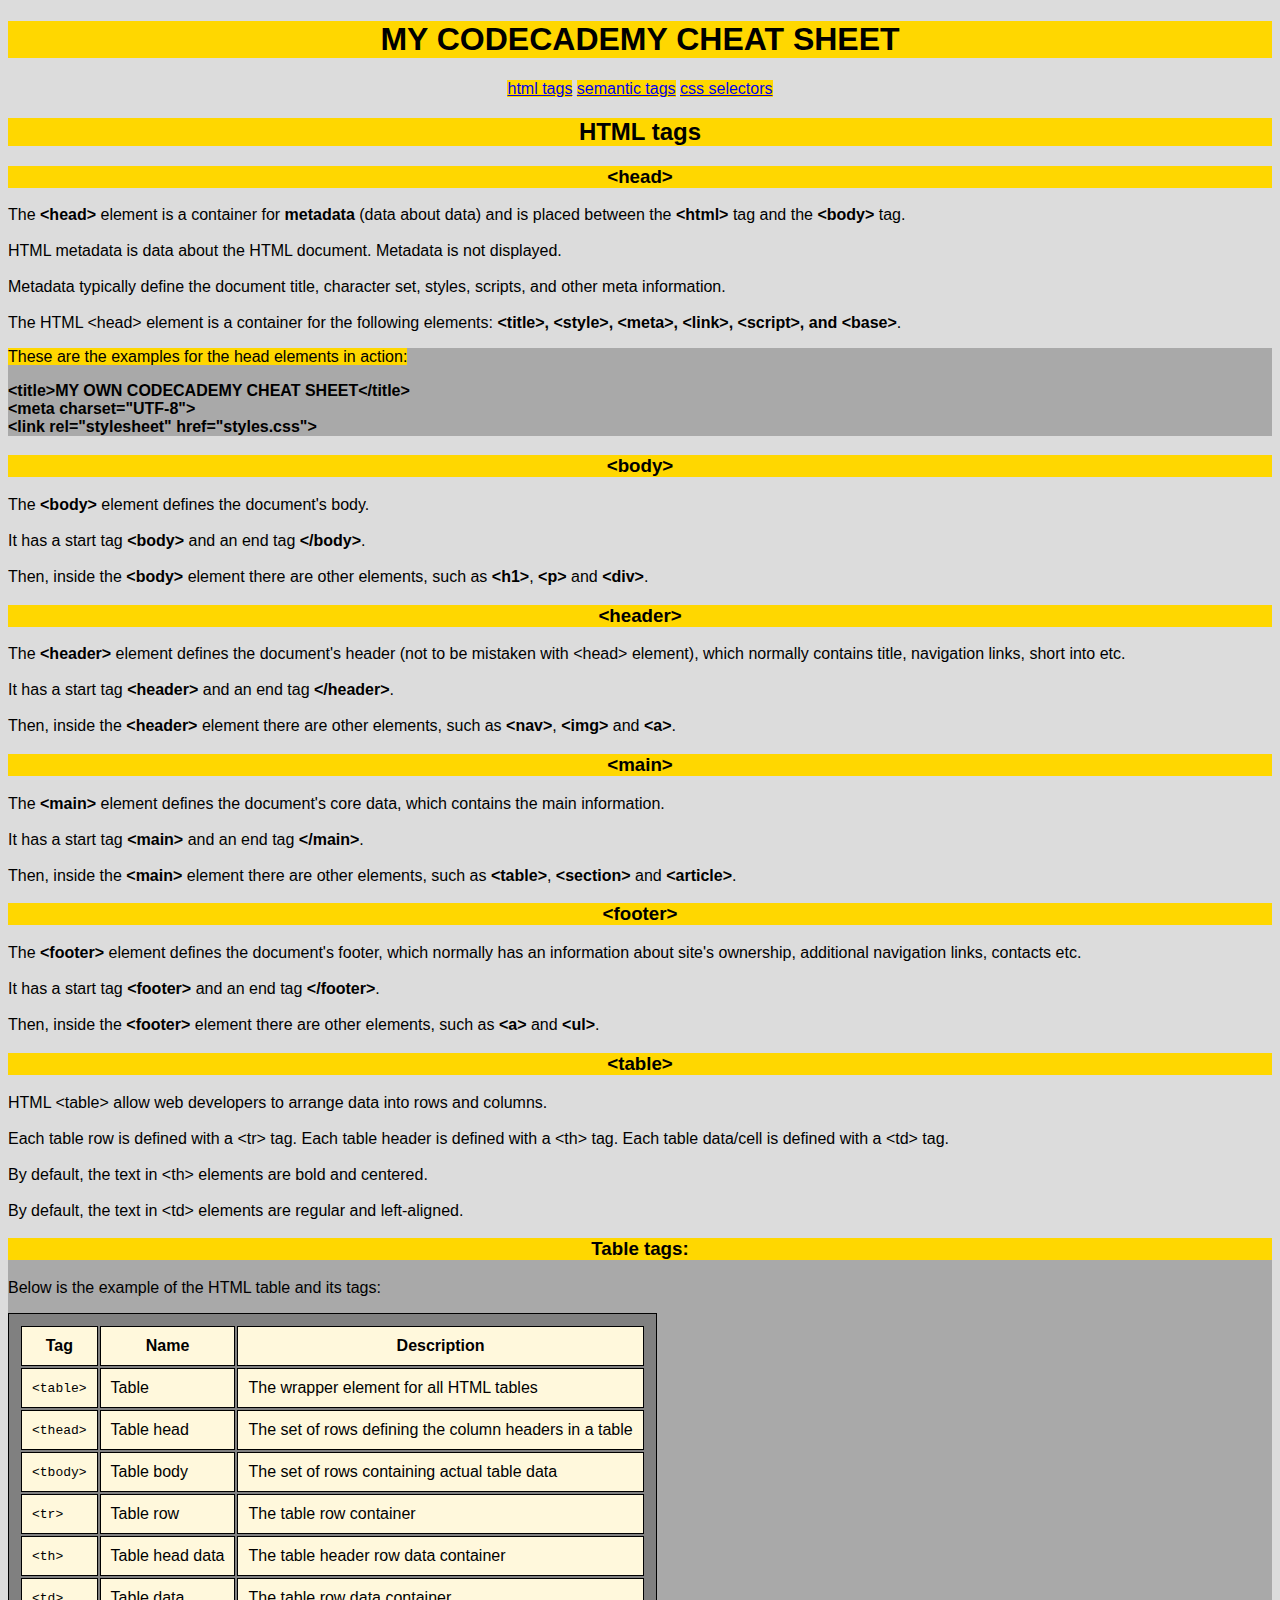
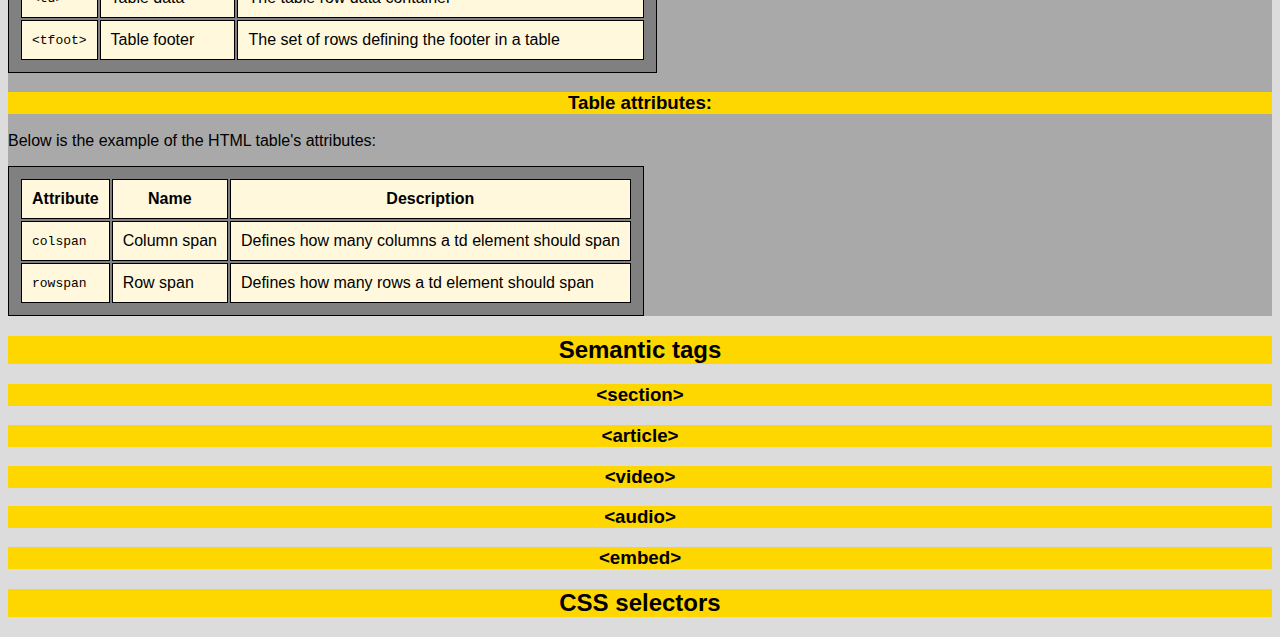
<file: index.html>
<!DOCTYPE html>
<html>
  <head>
    <title>MY OWN CODECADEMY CHEAT SHEET</title>
    <link rel="stylesheet" href="styles.css">
    <meta charset="UTF-8">
  </head>
  <body>
    <header>
      <h1 class="maintitle">MY CODECADEMY CHEAT SHEET</h1>
      <nav>
        <p class="topmenu">
          <a href="#htmltags" class="tagslink">html tags</a>
          <a href="#semantictags" class="semalink">semantic tags</a>
          <a href="#cssselectors" class="csslink">css selectors</a>
        </p>
      </nav>
    </header>
    <main>
      <section class="section1">
        <article class="article1">
          <h2 class="htmltags" id="htmltags">HTML tags</h2>

          <h3>&lt;head&gt;</h3>
          <p class="html01">
          The <b>&lthead&gt</b> element is a container for <b>metadata</b> (data about data) and is placed between the <b>&lthtml&gt</b> tag and the <b>&ltbody&gt</b> tag.
<br><br>
HTML metadata is data about the HTML document. Metadata is not displayed.
<br><br>
Metadata typically define the document title, character set, styles, scripts, and other meta information.
<br><br>
The HTML &lthead&gt element is a container for the following elements: <b>&lt;title&gt;, &lt;style&gt;, &lt;meta&gt;, &lt;link&gt;, &lt;script&gt;, and &lt;base&gt;</b>.
<br>
            <aside>
            <p><mark>These are the examples for the head elements in action:</mark></p>
            <b>
            &lt;title&gt;MY OWN CODECADEMY CHEAT SHEET&lt;/title&gt;
            <br>
&lt;meta charset="UTF-8"&gt;
            <br>
&lt;link rel="stylesheet" href="styles.css"&gt;
            </b>
            <br>
            </aside>
          </p>
          <h3>&lt;body&gt;</h3>
          <p class="bodytag">
            The <b>&lt;body&gt;</b> element defines the document's body.
<br><br>
It has a start tag <b>&lt;body&gt;</b> and an end tag <b>&lt;/body&gt;</b>.
<br><br>
Then, inside the <b>&lt;body&gt;</b> element there are other elements, such as <b>&lt;h1&gt;</b>, <b>&lt;p&gt;</b> and <b>&lt;div&gt;</b>.
          </p>
          <h3>&lt;header&gt;</h3>
          <p class="header">
            The <b>&lt;header&gt;</b> element defines the document's header (not to be mistaken with &lt;head&gt; element), which normally contains title, navigation links, short into etc.
<br><br>
It has a start tag <b>&lt;header&gt;</b> and an end tag <b>&lt;/header&gt;</b>.
<br><br>
Then, inside the <b>&lt;header&gt;</b> element there are other elements, such as <b>&lt;nav&gt;</b>, <b>&lt;img&gt;</b> and <b>&lt;a&gt;</b>.
          </p>
          <h3>&lt;main&gt;</h3>
          <p class="main">
            The <b>&lt;main&gt;</b> element defines the document's core data, which contains the main information.
<br><br>
It has a start tag <b>&lt;main&gt;</b> and an end tag <b>&lt;/main&gt;</b>.
<br><br>
Then, inside the <b>&lt;main&gt;</b> element there are other elements, such as <b>&lt;table&gt;</b>, <b>&lt;section&gt;</b> and <b>&lt;article&gt;</b>.
          </p>
          <h3>&lt;footer&gt;</h3>
          <p class="footer">
            The <b>&lt;footer&gt;</b> element defines the document's footer, which normally has an information about site's ownership, additional navigation links, contacts etc.
<br><br>
It has a start tag <b>&lt;footer&gt;</b> and an end tag <b>&lt;/footer&gt;</b>.
<br><br>
Then, inside the <b>&lt;footer&gt;</b> element there are other elements, such as <b>&lt;a&gt;</b> and <b>&lt;ul&gt;</b>.
        </p>
        <h3>&lt;table&gt;</h3>
          <p class="table">
            HTML &lt;table&gt; allow web developers to arrange data into rows and columns.
<br><br>
Each table row is defined with a &lt;tr&gt; tag. Each table header is defined with a &lt;th&gt; tag. Each table data/cell is defined with a &lt;td&gt; tag.
<br><br>
By default, the text in &lt;th&gt; elements are bold and centered.
<br><br>
By default, the text in &lt;td&gt; elements are regular and left-aligned.
<br>
        </p>
        <aside>
          <p class="tablecontainer">
            <h3 class="tabletags">Table tags:</h3>
            <p>Below is the example of the HTML table and its tags:</p>
            <table class="tablereal">
              <thead>
                <tr>
                  <th>Tag</th>
                  <th>Name</th>
                  <th>Description</th>
                </tr>
             </thead>
             <tbody>
                <tr>
                  <td class="code">&lt;table&gt;</td>
                  <td>Table</td>
                  <td>The wrapper element for all HTML tables</td>
                </tr>
                <tr>
                  <td class="code">&lt;thead&gt;</td>
                  <td>Table head</td>
                  <td>The set of rows defining the column headers in a table</td>
                </tr>
                <tr>
                  <td class="code">&lt;tbody&gt;</td>
                  <td>Table body</td>
                  <td>The set of rows containing actual table data</td>
                </tr>
                <tr>
                  <td class="code">&lt;tr&gt;</td>
                  <td>Table row</td>
                  <td>The table row container</td>
                </tr>
                <tr>
                  <td class="code">&lt;th&gt;</td>
                  <td>Table head data</td>
                  <td>The table header row data container</td>
                </tr>
                <tr>
                  <td class="code">&lt;td&gt;</td>
                  <td>Table data</td>
                  <td>The table row data container</td>
                </tr>
                <tr>
                  <td class="code">&lt;tfoot&gt;</td>
                  <td>Table footer</td>
                  <td>The set of rows defining the footer in a table</td>
                </tr>
              </tbody>
            </table>
            <h3 class="tableattributes">Table attributes:</h3>
            <p>Below is the example of the HTML table's attributes:</p>
            <table class="tablereal2">
              <thead>
                <tr>
                  <th>Attribute</th>
                  <th>Name</th>
                  <th>Description</th>
                </tr>
             </thead>
             <tbody>
                <tr>
                  <td class="code">colspan</td>
                  <td>Column span</td>
                  <td>Defines how many columns a td element should span</td>
                </tr>
                <tr>
                  <td class="code">rowspan</td>
                  <td>Row span</td>
                  <td>Defines how many rows a td element should span</td>
                </tr>
              </tbody>
            </table>
          </p>
        </aside>
        </article>
        <article class="article2">
          <h2 class="semantictags" id="semantictags">Semantic tags</h2>
          <p class="html02">
            <h3>&lt;section&gt;</h3>
            <h3>&lt;article&gt;</h3>
            <h3>&lt;video&gt;</h3>
            <h3>&lt;audio&gt;</h3>
            <h3>&lt;embed&gt;</h3>
          </p>
        </article>
        <article class="article3">
          <h2 class="cssselectors" id="cssselectors">CSS selectors</h2>
          <p class="css01">

          </p>
        </article>
      </section>
    </main>
    <footer>

    </footer>
  </body>
</html>
</file>
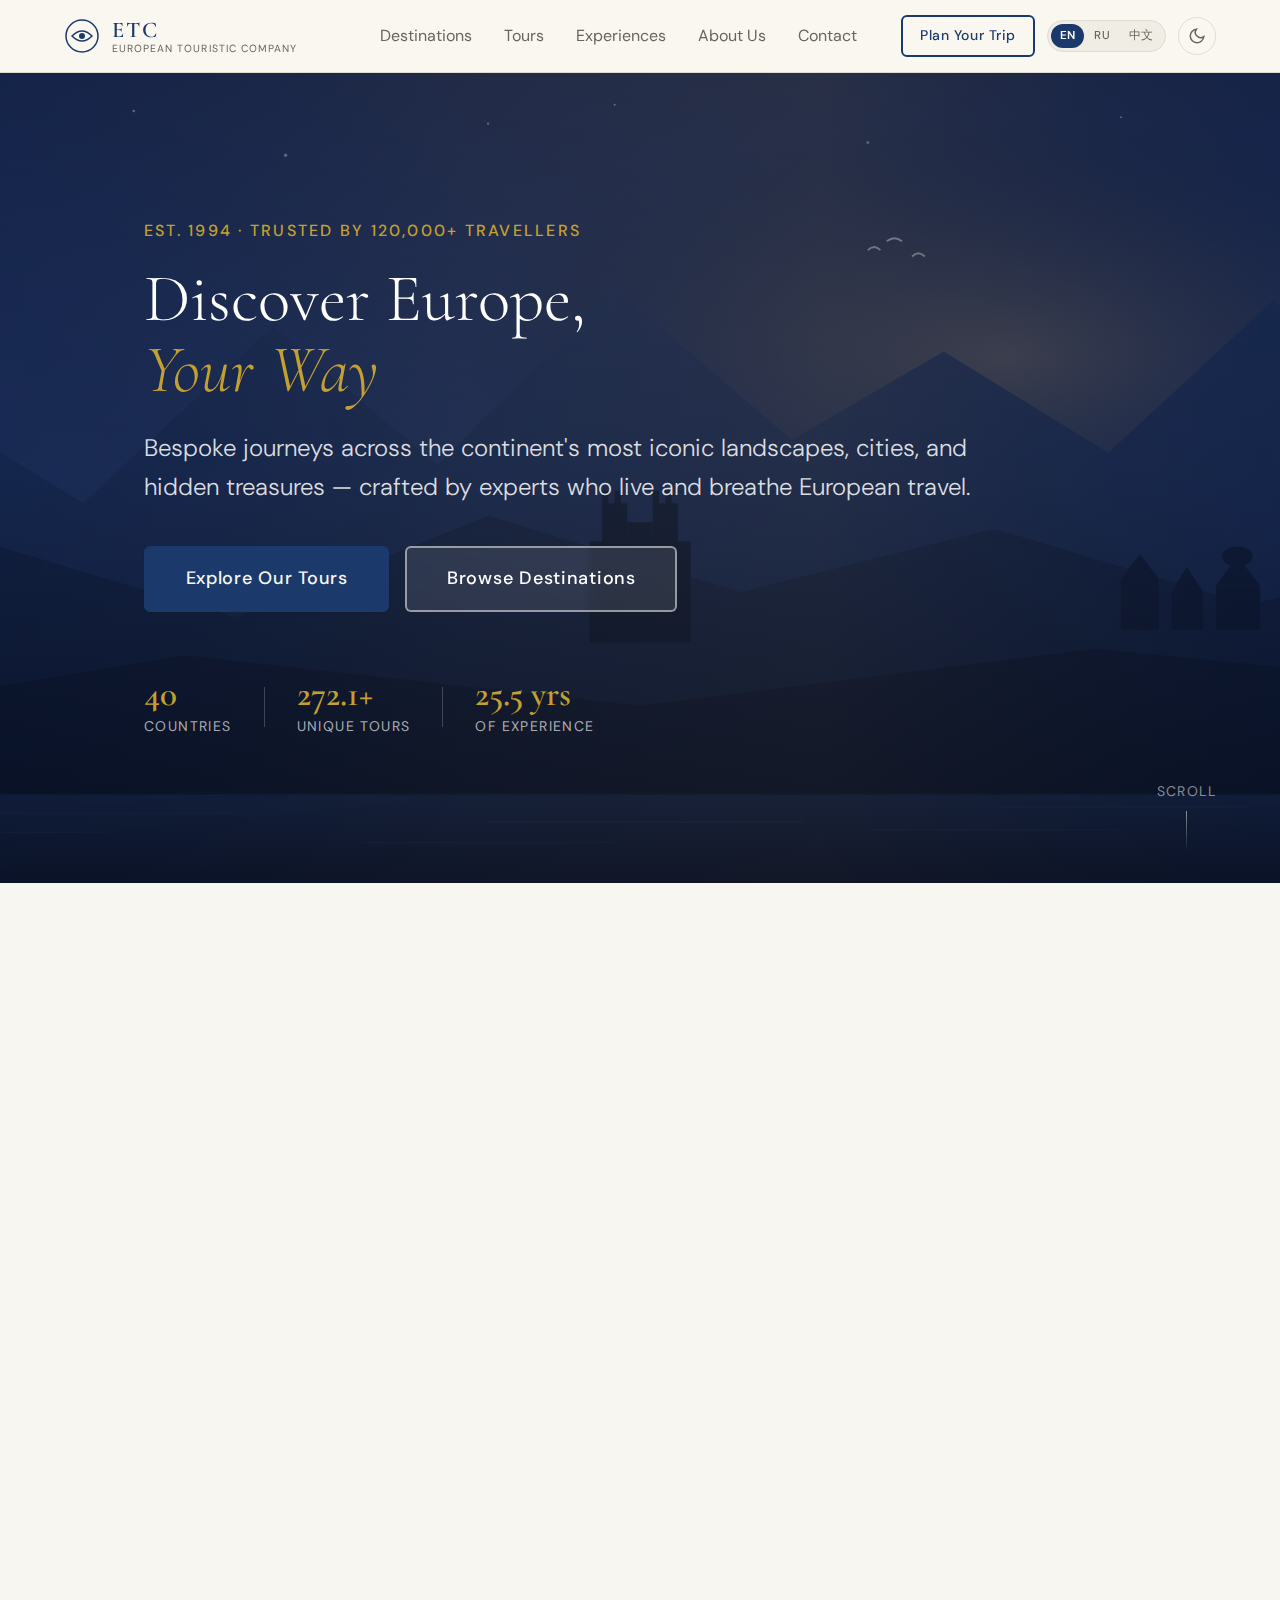
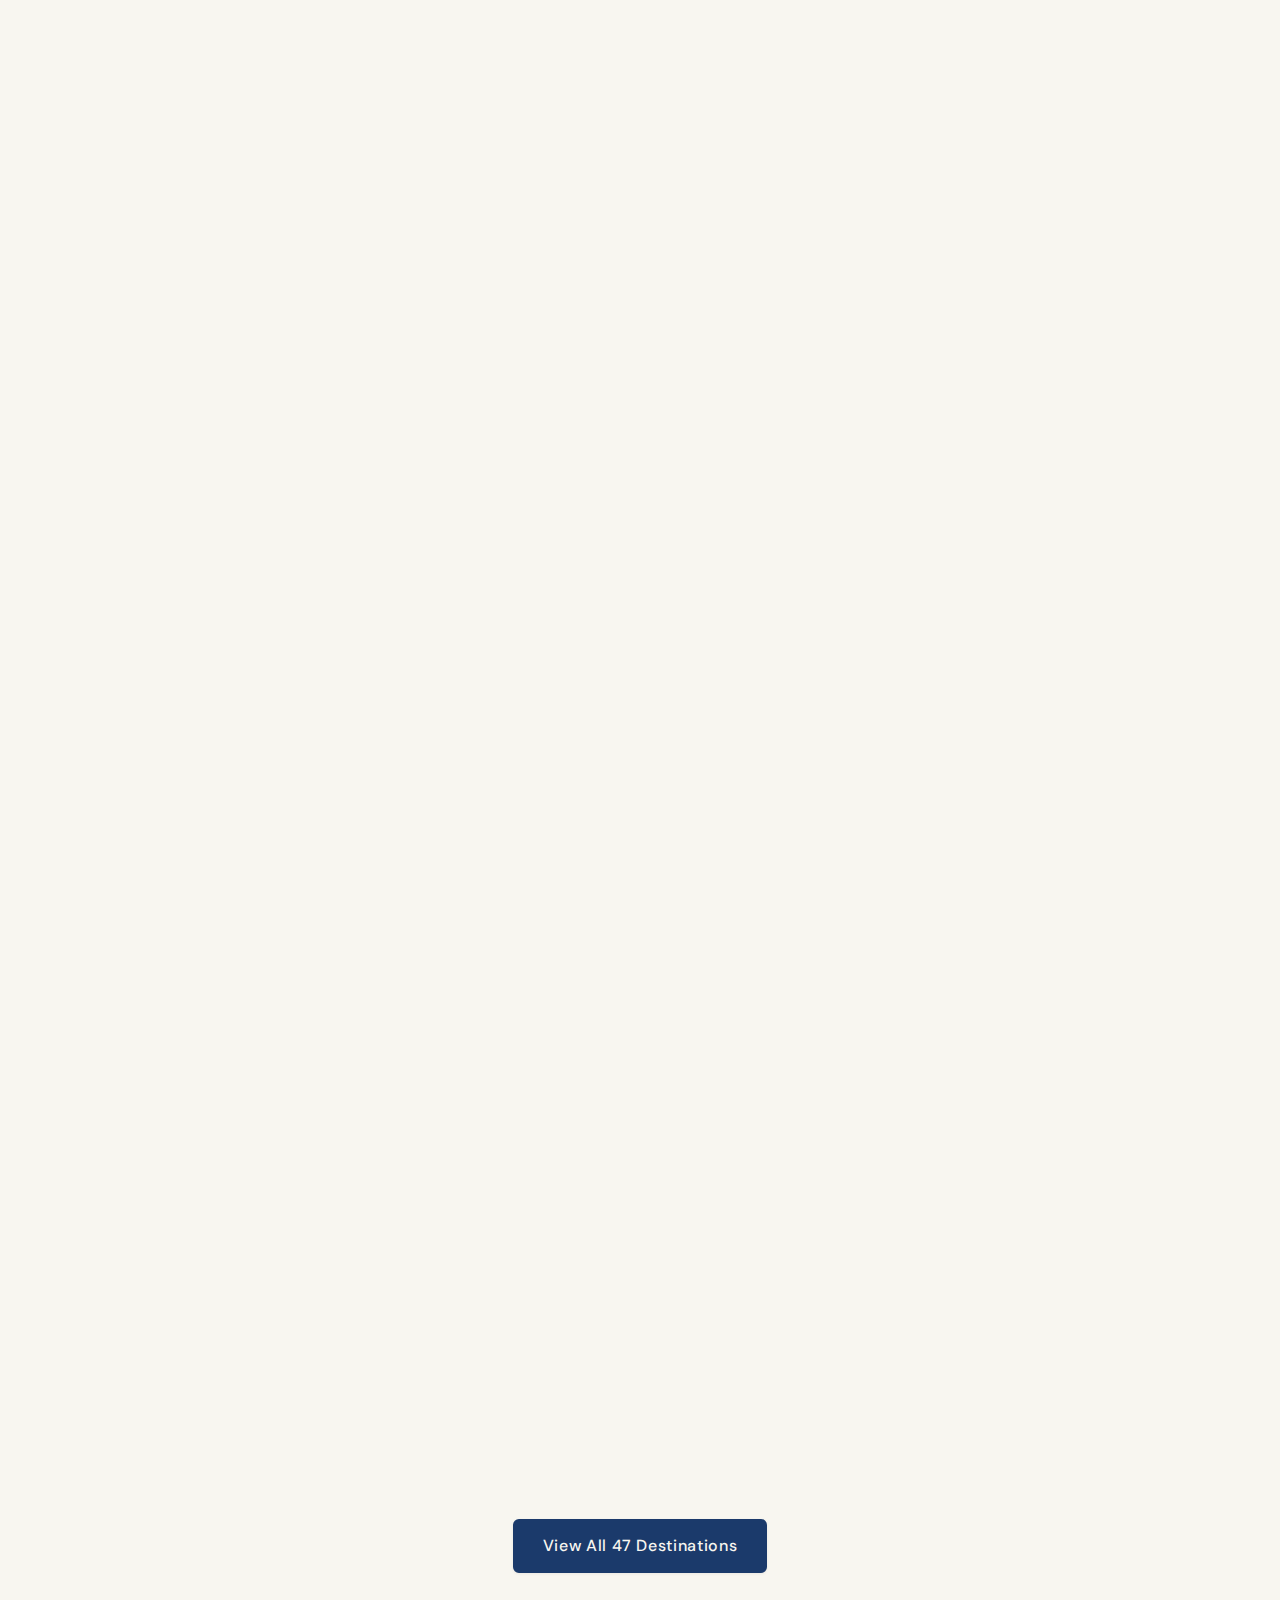
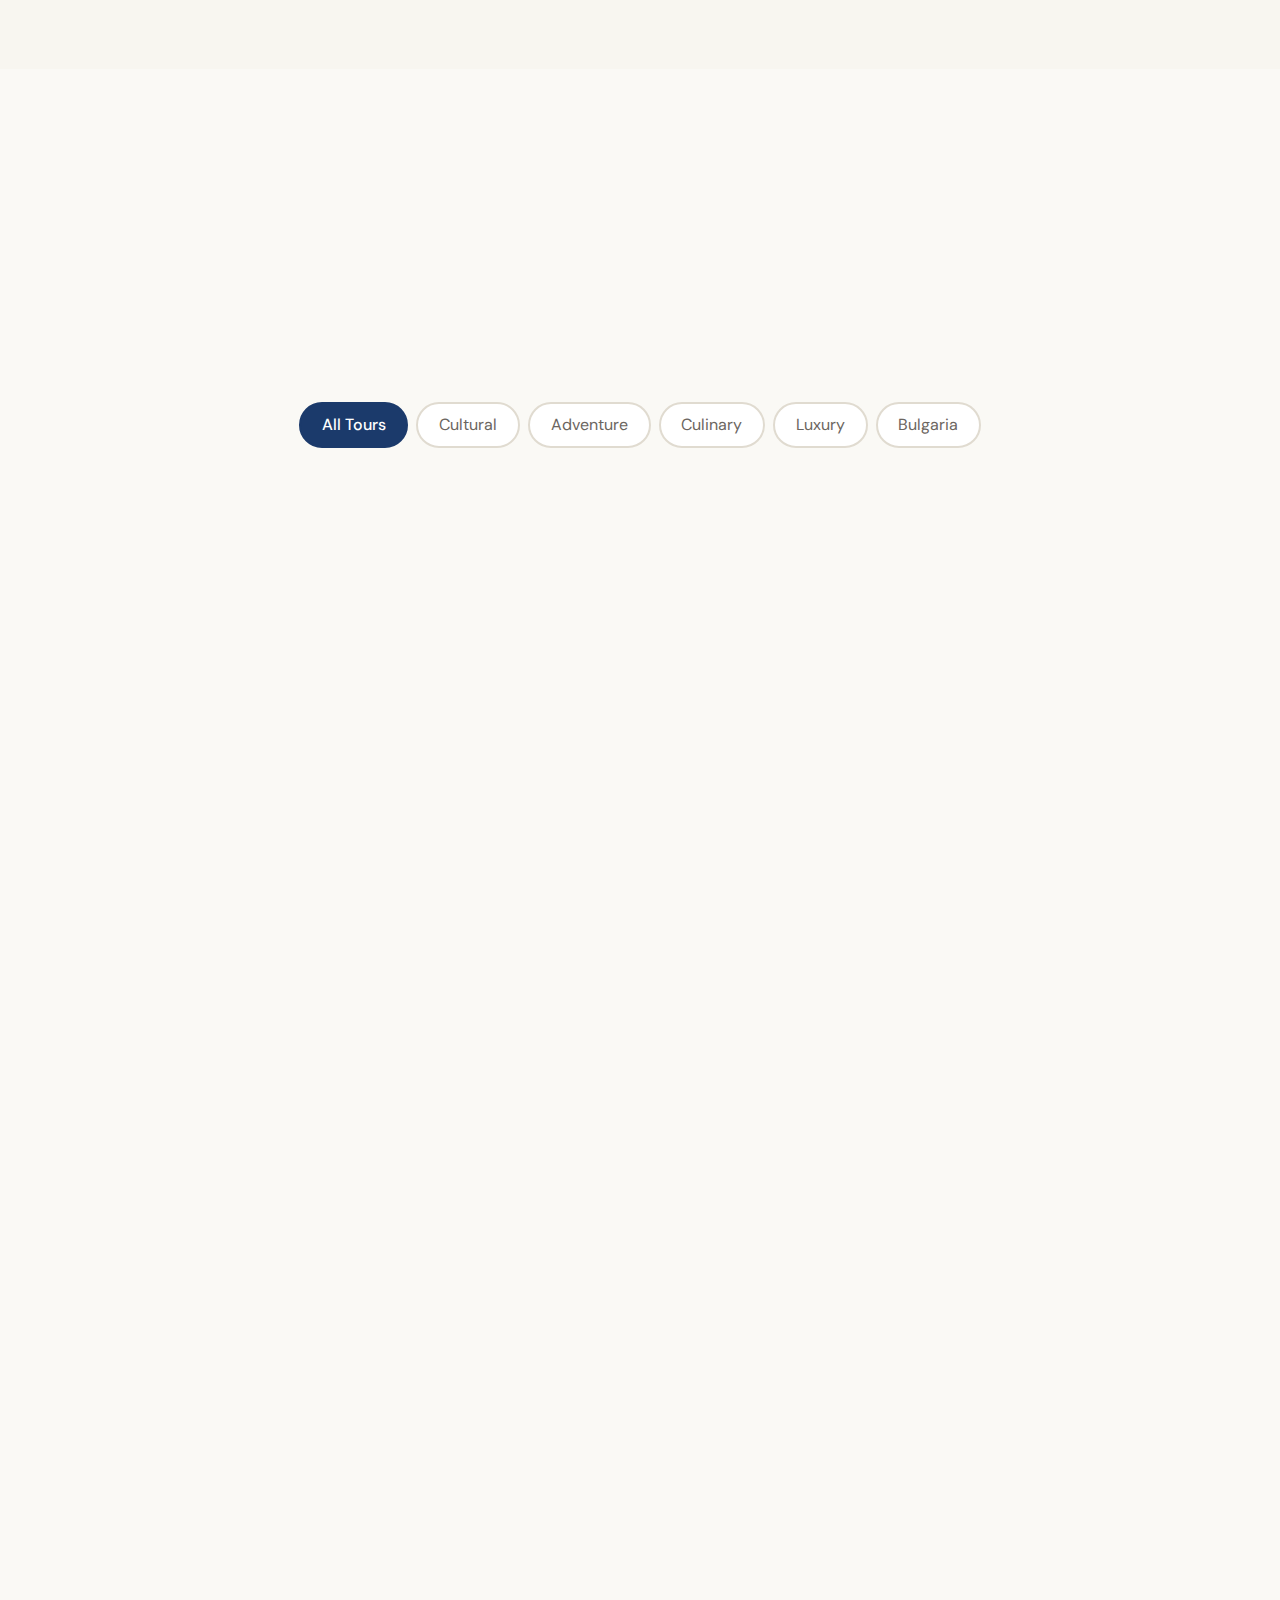
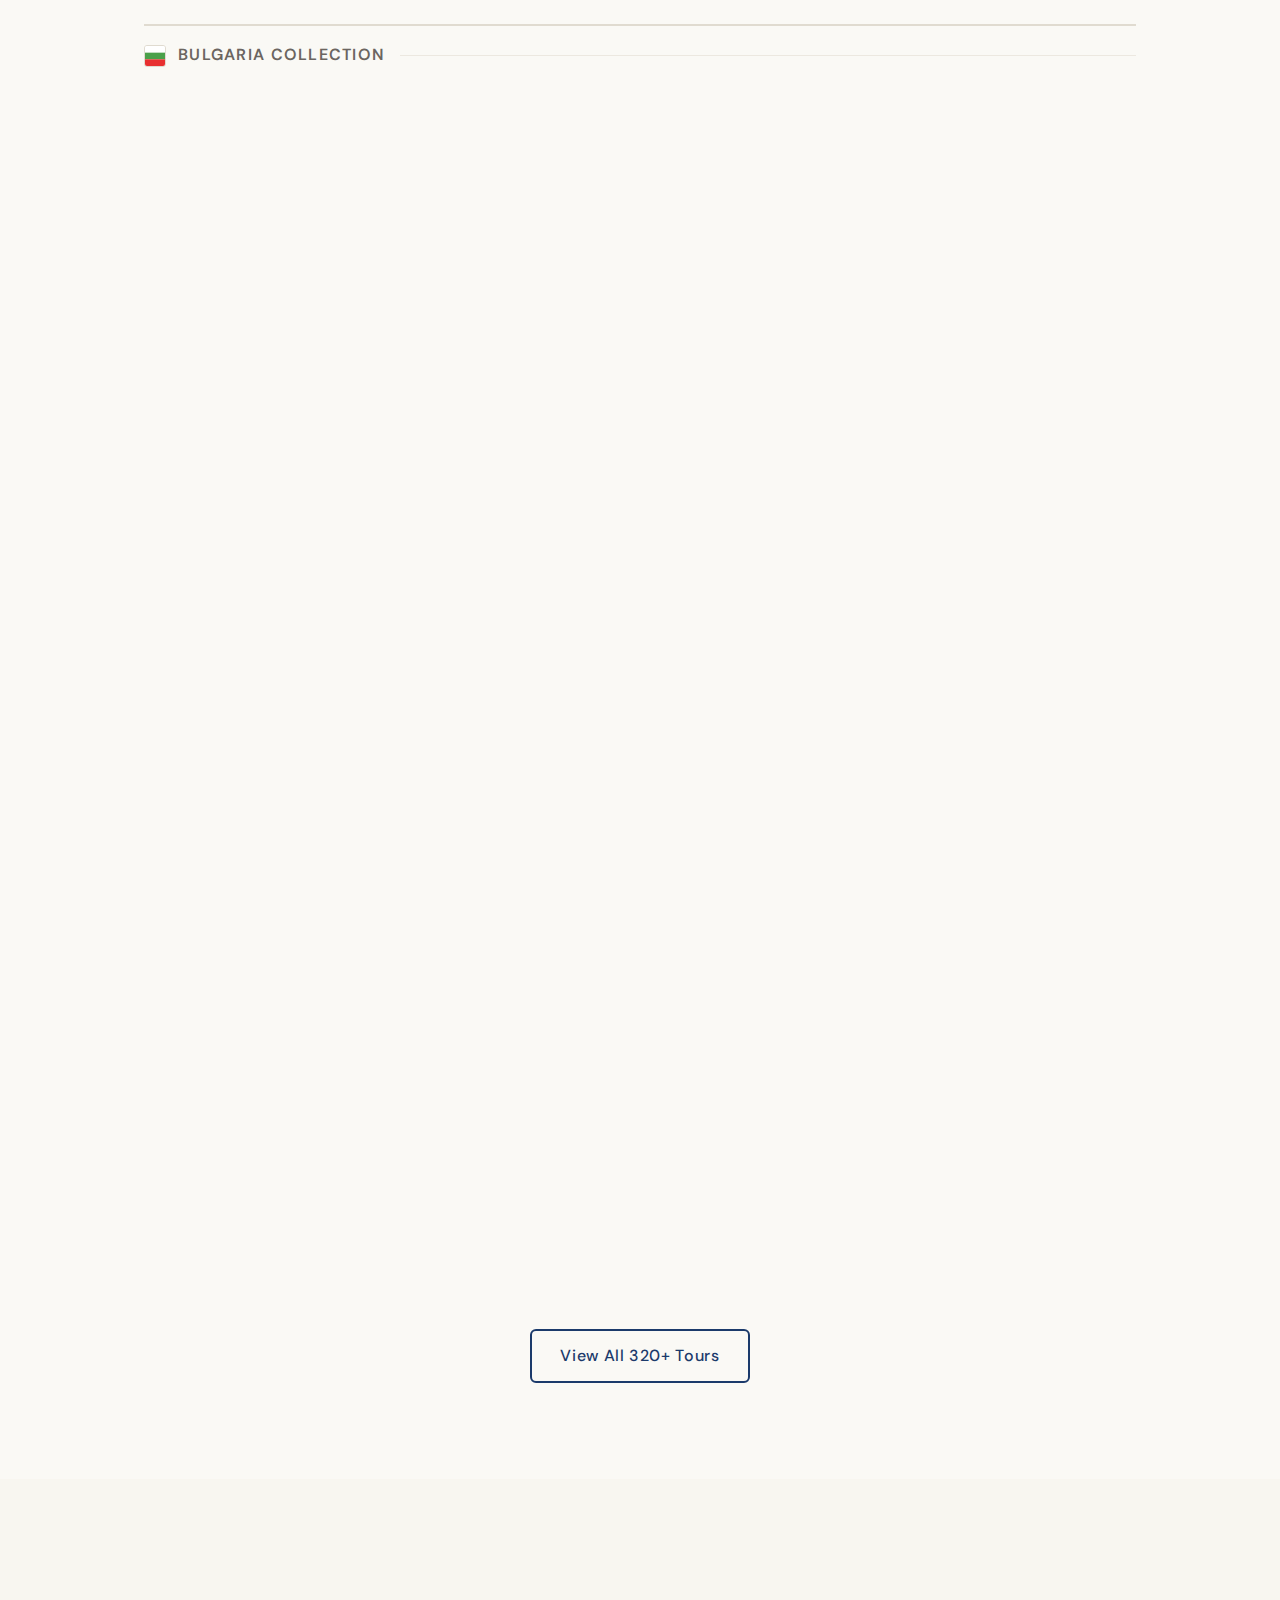
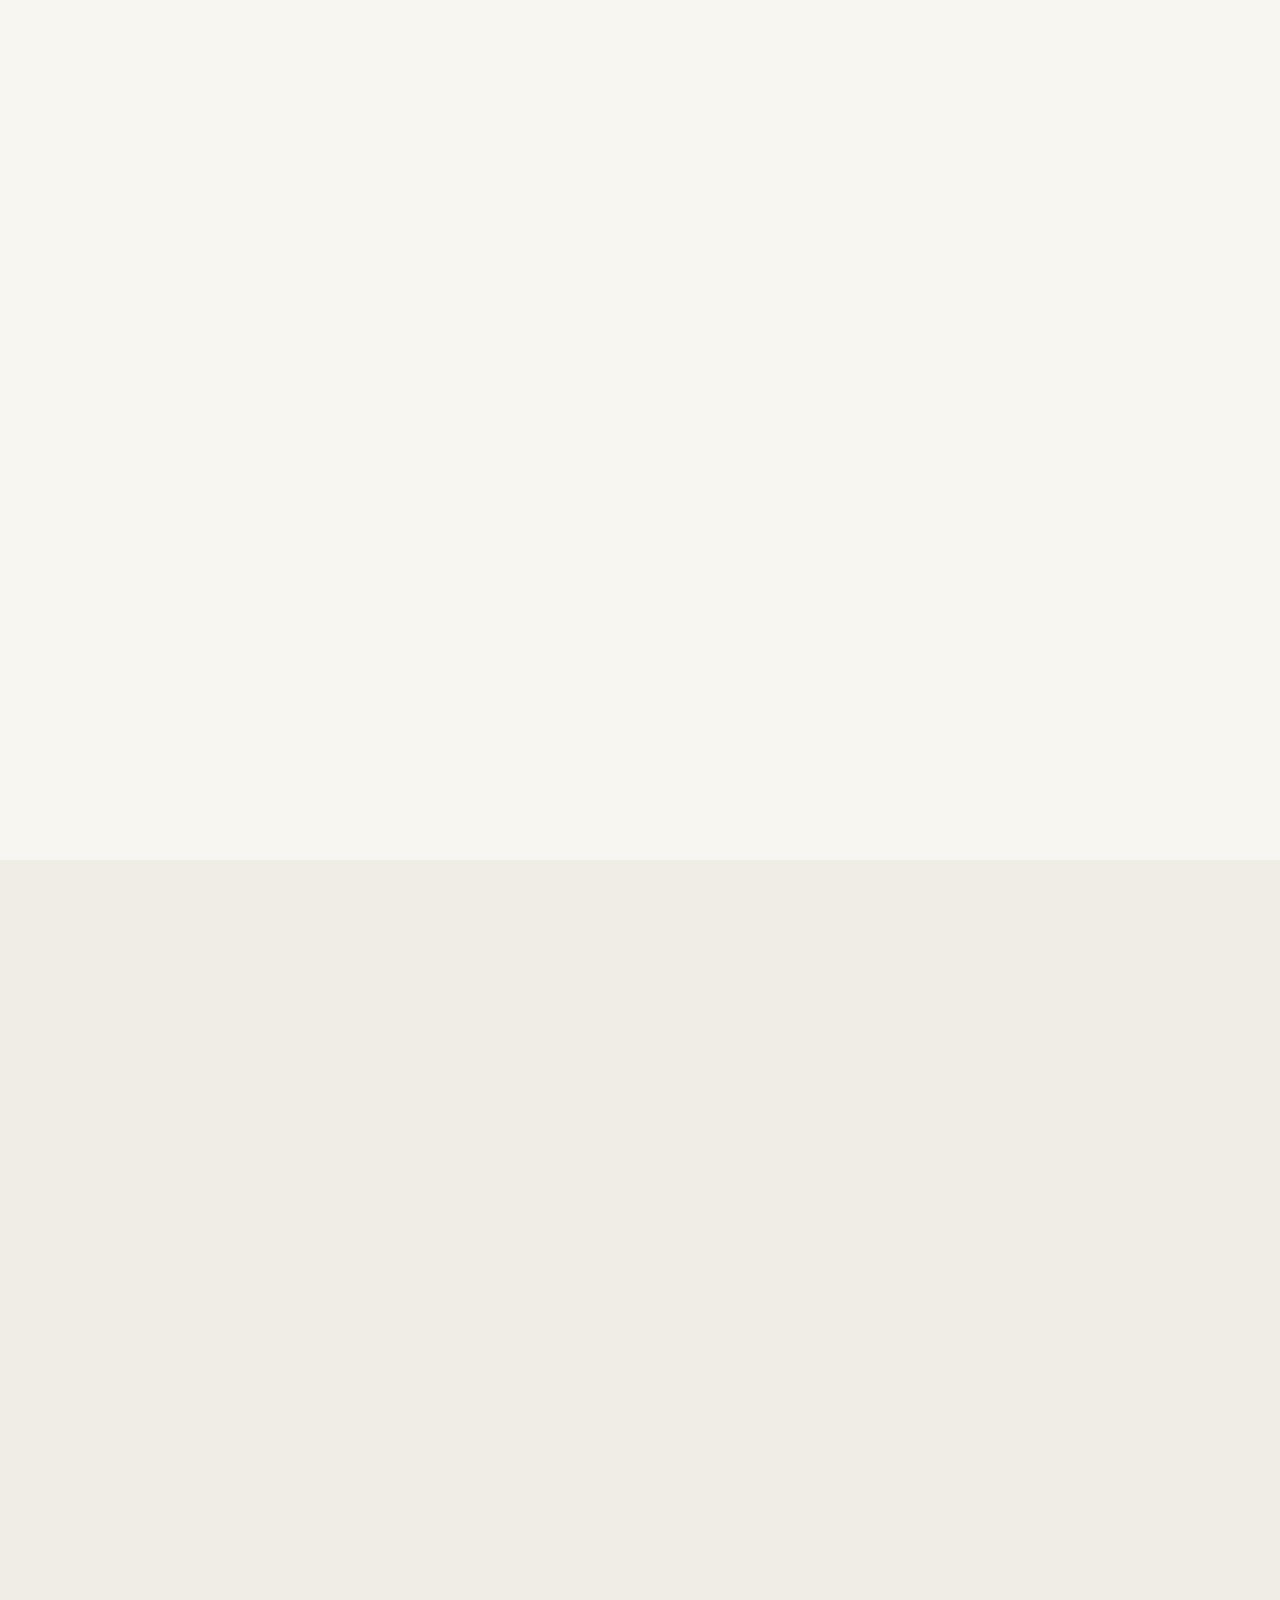
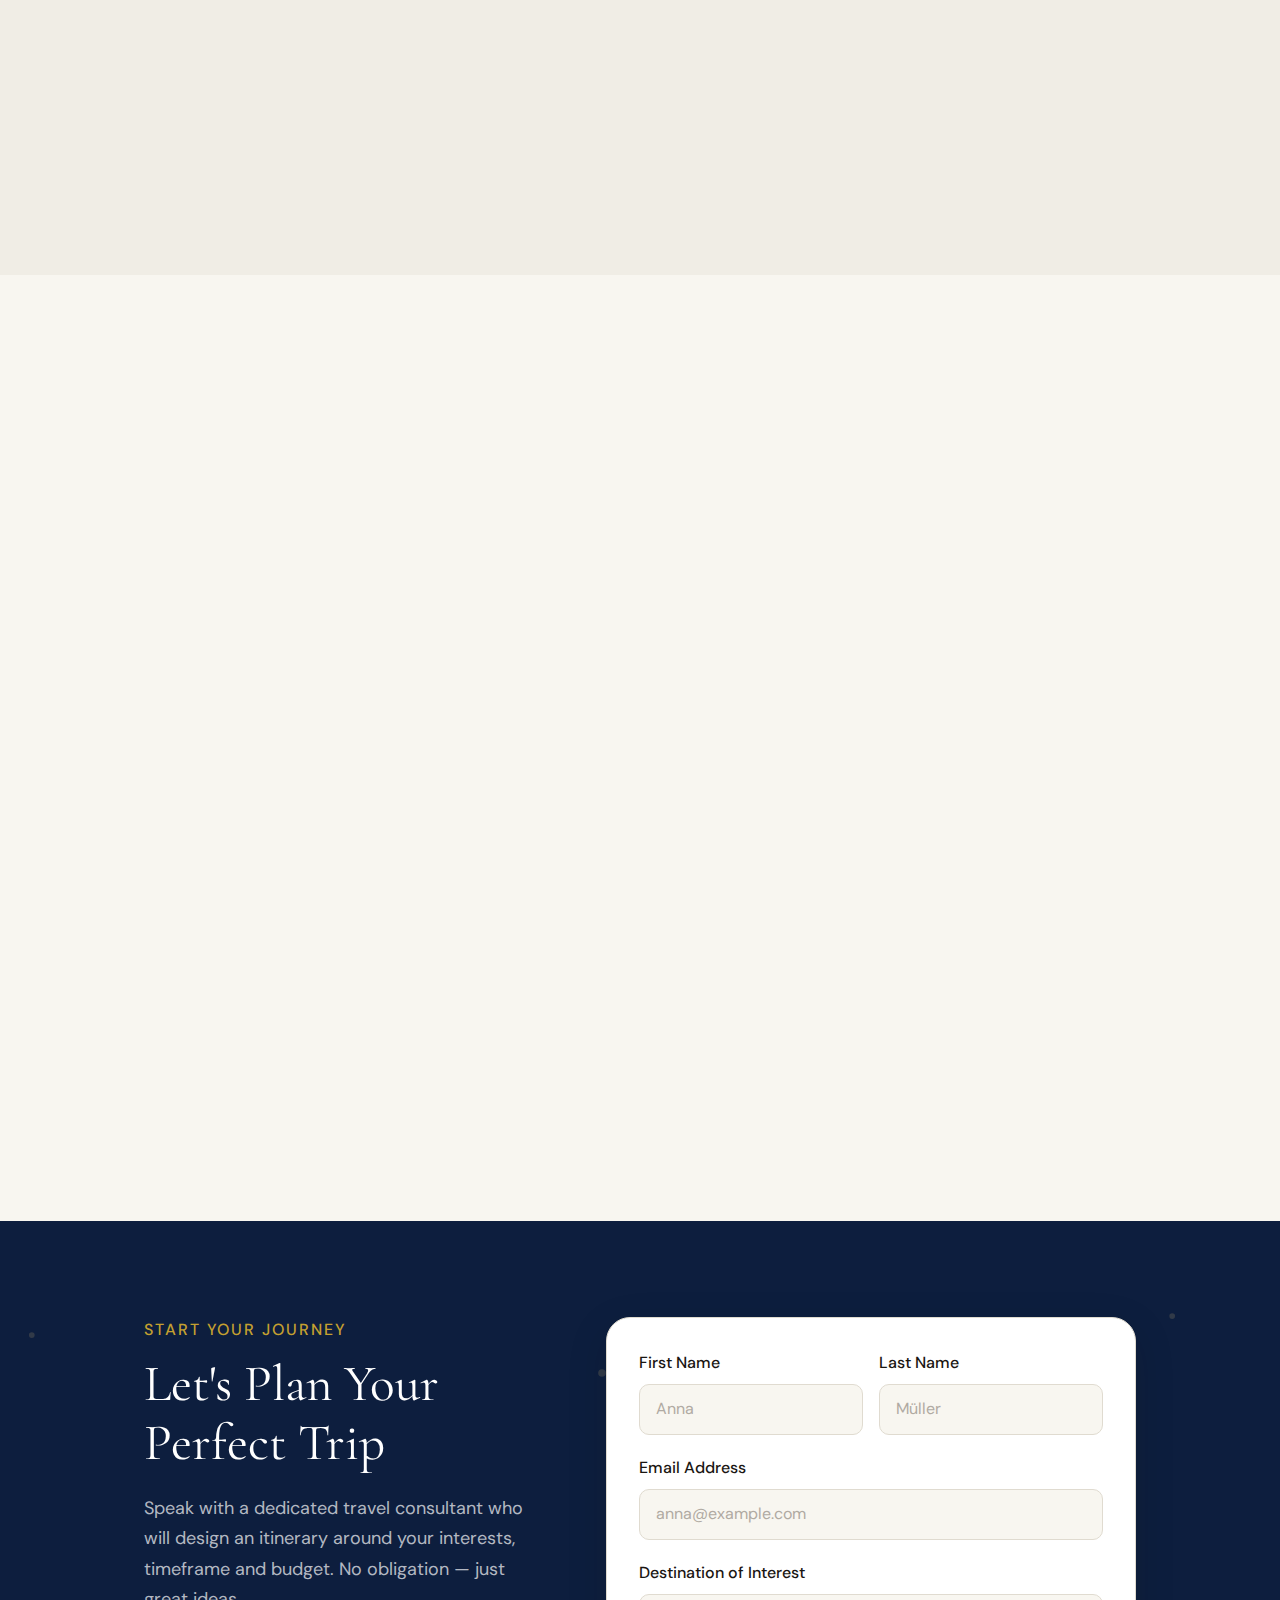
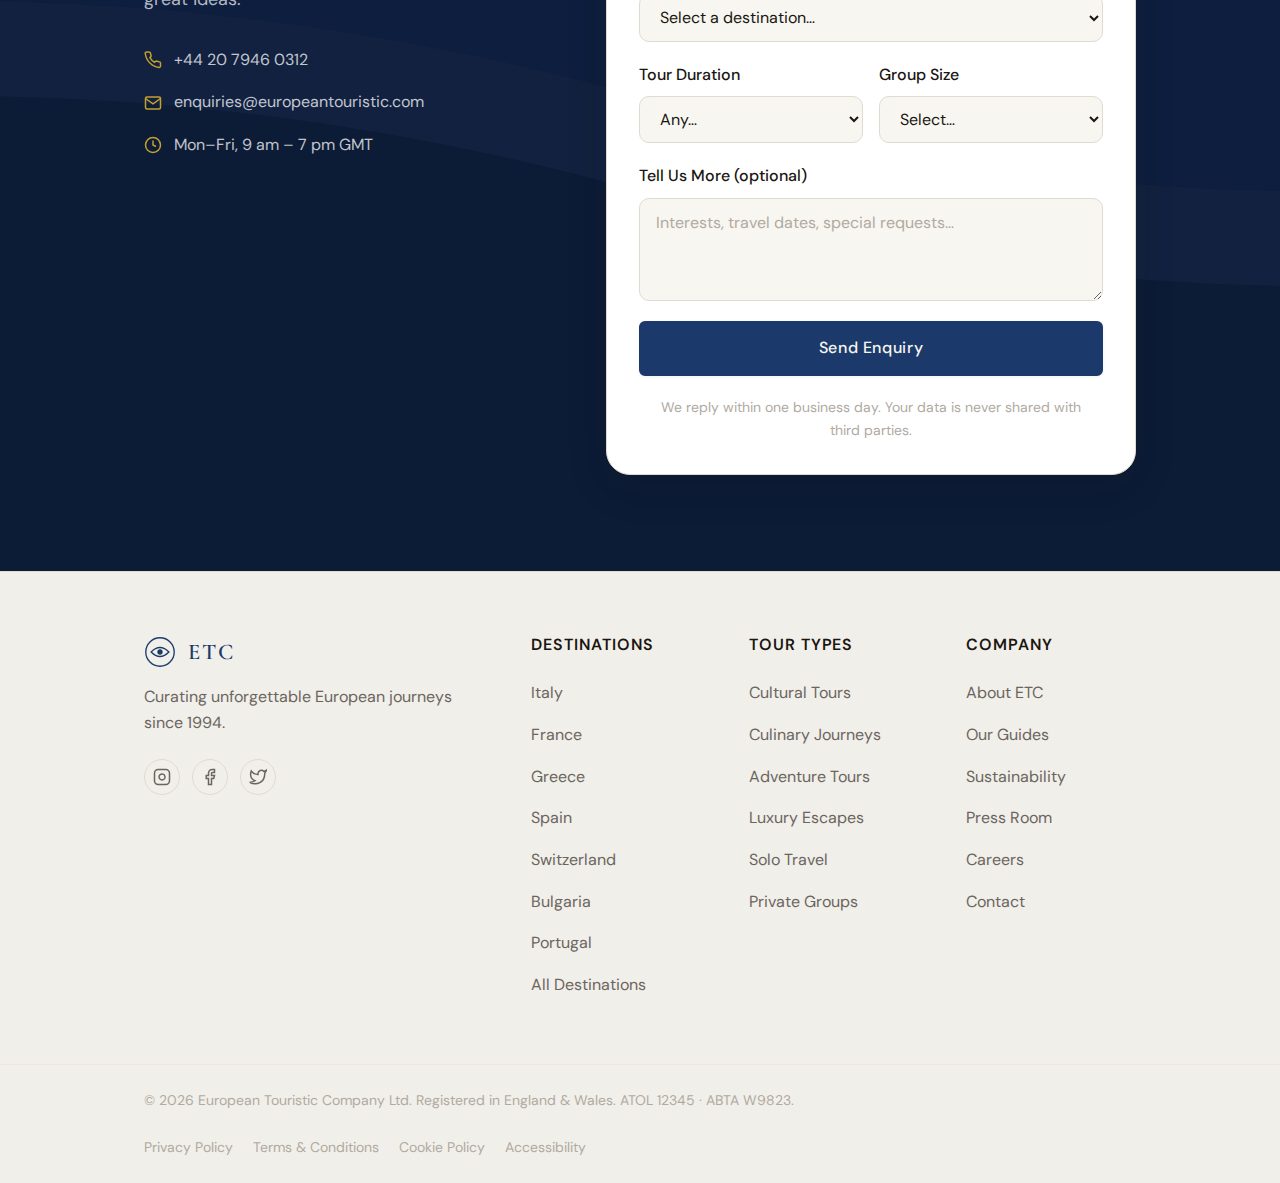
<file: Projects/European Touristic Company/index.html>
<!DOCTYPE html>
<html lang="en" data-theme="light">
<head>
  <meta charset="UTF-8" />
  <meta name="viewport" content="width=device-width, initial-scale=1.0" />
  <title>European Touristic Company — Curated European Travel</title>
  <meta name="description" content="European Touristic Company offers bespoke tours across Europe — from Mediterranean coastlines to Alpine peaks and historic city walks. Expert guides. Lifelong memories." />
  <meta property="og:title" content="European Touristic Company" />
  <meta property="og:description" content="Bespoke European travel, curated for discerning travellers." />
  <meta property="og:type" content="website" />

  <!-- Fonts -->
  <link rel="preconnect" href="https://fonts.googleapis.com" />
  <link rel="preconnect" href="https://fonts.gstatic.com" crossorigin />
  <link href="https://fonts.googleapis.com/css2?family=Cormorant+Garamond:ital,wght@0,300;0,400;0,600;0,700;1,300;1,400&family=DM+Sans:wght@300..600&display=swap" rel="stylesheet" />

  <link rel="stylesheet" href="style.css" />
</head>
<body>

  <!-- ========== HEADER ========== -->
  <header class="header" id="header">
    <div class="header__inner">
      <a href="#" class="logo" aria-label="European Touristic Company — home">
        <svg class="logo__mark" width="36" height="36" viewBox="0 0 36 36" fill="none" aria-hidden="true">
          <circle cx="18" cy="18" r="16" stroke="currentColor" stroke-width="1.5"/>
          <path d="M8 18 Q18 8 28 18 Q18 28 8 18Z" stroke="currentColor" stroke-width="1.5" fill="none"/>
          <circle cx="18" cy="18" r="3" fill="currentColor"/>
        </svg>
        <span class="logo__text">
          <span class="logo__abbr">ETC</span>
          <span class="logo__full">European Touristic Company</span>
        </span>
      </a>

      <nav class="nav" aria-label="Main navigation">
        <ul class="nav__list" role="list">
          <li><a href="#destinations" class="nav__link" data-i18n="nav.destinations">Destinations</a></li>
          <li><a href="#tours" class="nav__link" data-i18n="nav.tours">Tours</a></li>
          <li><a href="#experiences" class="nav__link" data-i18n="nav.experiences">Experiences</a></li>
          <li><a href="#about" class="nav__link" data-i18n="nav.about">About Us</a></li>
          <li><a href="#contact" class="nav__link" data-i18n="nav.contact">Contact</a></li>
        </ul>
      </nav>

      <div class="header__actions">
        <button class="btn btn--outline btn--sm" data-i18n="nav.planTrip" onclick="document.getElementById('contact').scrollIntoView({behavior:'smooth'})">Plan Your Trip</button>
        <button class="theme-toggle" data-theme-toggle aria-label="Switch to dark mode">
          <svg width="18" height="18" viewBox="0 0 24 24" fill="none" stroke="currentColor" stroke-width="2">
            <path d="M21 12.79A9 9 0 1 1 11.21 3 7 7 0 0 0 21 12.79z"/>
          </svg>
        </button>
        <button class="hamburger" id="hamburger" data-i18n-aria="nav.openMenu" aria-label="Open menu" aria-expanded="false">
          <span></span><span></span><span></span>
        </button>
      </div>
    </div>
  </header>

  <!-- Mobile nav drawer -->
  <div class="mobile-nav" id="mobileNav" aria-hidden="true">
    <ul role="list">
      <li><a href="#destinations" class="nav__link" data-i18n="nav.destinations">Destinations</a></li>
      <li><a href="#tours" class="nav__link" data-i18n="nav.tours">Tours</a></li>
      <li><a href="#experiences" class="nav__link" data-i18n="nav.experiences">Experiences</a></li>
      <li><a href="#about" class="nav__link" data-i18n="nav.about">About Us</a></li>
      <li><a href="#contact" class="nav__link" data-i18n="nav.contact">Contact</a></li>
    </ul>
    <a href="#contact" class="btn btn--primary" style="margin-top:2rem;display:inline-block" data-i18n="nav.planTrip">Plan Your Trip</a>
  </div>

  <main>

    <!-- ========== HERO ========== -->
    <section class="hero" id="home">
      <div class="hero__bg">
        <!-- Layered SVG landscape illustration -->
        <svg class="hero__landscape" viewBox="0 0 1440 640" preserveAspectRatio="xMidYMid slice" xmlns="http://www.w3.org/2000/svg" aria-hidden="true">
          <!-- Sky gradient -->
          <defs>
            <linearGradient id="skyGrad" x1="0" y1="0" x2="0" y2="1">
              <stop offset="0%" stop-color="#1a2d5a"/>
              <stop offset="60%" stop-color="#2b4a8a"/>
              <stop offset="100%" stop-color="#4a6fa5"/>
            </linearGradient>
            <linearGradient id="waterGrad" x1="0" y1="0" x2="0" y2="1">
              <stop offset="0%" stop-color="#2b5095"/>
              <stop offset="100%" stop-color="#1a2d5a"/>
            </linearGradient>
            <linearGradient id="sunsetGrad" x1="0" y1="0" x2="1" y2="0">
              <stop offset="0%" stop-color="transparent"/>
              <stop offset="40%" stop-color="#c4933f22"/>
              <stop offset="60%" stop-color="#c4933f33"/>
              <stop offset="100%" stop-color="transparent"/>
            </linearGradient>
            <radialGradient id="sunGlow" cx="70%" cy="35%" r="30%">
              <stop offset="0%" stop-color="#e8b86d" stop-opacity="0.35"/>
              <stop offset="100%" stop-color="transparent"/>
            </radialGradient>
          </defs>

          <!-- Sky -->
          <rect width="1440" height="640" fill="url(#skyGrad)"/>
          <rect width="1440" height="640" fill="url(#sunGlow)"/>

          <!-- Stars -->
          <g fill="white" opacity="0.6">
            <circle cx="80" cy="50" r="1.2"/><circle cx="200" cy="80" r="0.8"/>
            <circle cx="320" cy="30" r="1"/><circle cx="440" cy="65" r="1.3"/>
            <circle cx="600" cy="40" r="0.9"/><circle cx="150" cy="120" r="0.7"/>
            <circle cx="900" cy="55" r="1.1"/><circle cx="1100" cy="35" r="0.8"/>
            <circle cx="1250" cy="70" r="1.2"/><circle cx="1380" cy="45" r="0.9"/>
            <circle cx="700" cy="25" r="0.8"/><circle cx="50" cy="160" r="0.6"/>
          </g>

          <!-- Distant mountains -->
          <path d="M0 400 L150 260 L280 340 L430 200 L560 310 L700 170 L840 290 L960 220 L1090 300 L1220 180 L1350 270 L1440 230 L1440 640 L0 640Z" fill="#1e3a6e" opacity="0.9"/>
          <!-- Nearer hills -->
          <path d="M0 470 L200 370 L400 430 L600 350 L800 410 L1000 360 L1200 420 L1440 370 L1440 640 L0 640Z" fill="#162d56"/>
          <!-- Foreground hill -->
          <path d="M0 520 L360 460 L720 500 L1080 455 L1440 490 L1440 640 L0 640Z" fill="#0e1f3e"/>

          <!-- Simplified castle silhouette -->
          <g fill="#0a1a35" transform="translate(680, 310)">
            <rect x="0" y="60" width="80" height="80"/>
            <rect x="10" y="30" width="20" height="50"/>
            <rect x="50" y="30" width="20" height="50"/>
            <rect x="10" y="20" width="5" height="15"/><rect x="20" y="20" width="5" height="15"/>
            <rect x="50" y="20" width="5" height="15"/><rect x="60" y="20" width="5" height="15"/>
            <rect x="30" y="45" width="20" height="30"/>
          </g>

          <!-- Mediterranean village far right -->
          <g fill="#0d1e3d" transform="translate(1100, 360)">
            <rect x="0" y="40" width="30" height="40"/>
            <polygon points="0,40 15,20 30,40"/>
            <rect x="40" y="50" width="25" height="30"/>
            <polygon points="40,50 52,30 65,50"/>
            <rect x="75" y="45" width="35" height="35"/>
            <polygon points="75,45 92,22 110,45"/>
            <!-- Dome (Byzantine/Orthodox) -->
            <ellipse cx="92" cy="22" rx="12" ry="8"/>
            <rect x="87" y="22" width="10" height="5"/>
          </g>

          <!-- Water / sea at bottom -->
          <rect x="0" y="570" width="1440" height="70" fill="url(#waterGrad)" opacity="0.8"/>
          <!-- Water shimmer lines -->
          <g stroke="#4a7dc4" stroke-width="1" opacity="0.3">
            <line x1="200" y1="585" x2="400" y2="585"/>
            <line x1="600" y1="592" x2="850" y2="592"/>
            <line x1="1000" y1="580" x2="1200" y2="580"/>
            <line x1="100" y1="600" x2="300" y2="600"/>
            <line x1="500" y1="608" x2="700" y2="608"/>
            <line x1="900" y1="598" x2="1100" y2="598"/>
          </g>

          <!-- Sunset glow overlay -->
          <rect width="1440" height="640" fill="url(#sunsetGrad)"/>

          <!-- Flying birds -->
          <g stroke="white" stroke-width="1.5" fill="none" opacity="0.7">
            <path d="M900 140 Q905 135 910 140"/>
            <path d="M915 133 Q921 128 927 133"/>
            <path d="M935 145 Q940 140 945 145"/>
          </g>
        </svg>
      </div>

      <div class="hero__overlay"></div>

      <div class="hero__content">
        <p class="hero__eyebrow" data-i18n="hero.eyebrow">Est. 1994 · Trusted by 120,000+ travellers</p>
        <h1 class="hero__title" data-i18n-html="hero.title">Discover Europe,<br><em>Your Way</em></h1>
        <p class="hero__subtitle" data-i18n="hero.subtitle">Bespoke journeys across the continent's most iconic landscapes, cities, and hidden treasures — crafted by experts who live and breathe European travel.</p>
        <div class="hero__cta-group">
          <button class="btn btn--primary btn--lg" data-i18n="hero.cta.tours" onclick="document.getElementById('tours').scrollIntoView({behavior:'smooth'})">Explore Our Tours</button>
          <button class="btn btn--ghost btn--lg" data-i18n="hero.cta.destinations" onclick="document.getElementById('destinations').scrollIntoView({behavior:'smooth'})">Browse Destinations</button>
        </div>
        <div class="hero__stats">
          <div class="stat"><span class="stat__num">47</span><span class="stat__label" data-i18n="hero.stat.countries">Countries</span></div>
          <div class="stat__divider"></div>
          <div class="stat"><span class="stat__num">320+</span><span class="stat__label" data-i18n="hero.stat.tours">Unique Tours</span></div>
          <div class="stat__divider"></div>
          <div class="stat"><span class="stat__num">30 yrs</span><span class="stat__label" data-i18n="hero.stat.experience">Of Experience</span></div>
        </div>
      </div>

      <div class="hero__scroll-indicator" aria-hidden="true">
        <span data-i18n="hero.scroll">Scroll</span>
        <div class="scroll-line"></div>
      </div>
    </section>

    <!-- ========== DESTINATIONS ========== -->
    <section class="section destinations" id="destinations">
      <div class="container">
        <header class="section__header">
          <p class="section__eyebrow" data-i18n="dest.eyebrow">Where We Go</p>
          <h2 class="section__title" data-i18n="dest.title">Iconic Destinations</h2>
          <p class="section__sub" data-i18n="dest.sub">From ancient ruins to Alpine meadows, our network spans the full breadth of the continent.</p>
        </header>

        <div class="destinations__grid">

          <article class="dest-card dest-card--large" tabindex="0">
            <div class="dest-card__image">
              <svg viewBox="0 0 600 400" xmlns="http://www.w3.org/2000/svg" aria-label="Italian countryside">
                <defs>
                  <linearGradient id="italySky" x1="0" y1="0" x2="0" y2="1">
                    <stop offset="0%" stop-color="#87CEEB"/>
                    <stop offset="100%" stop-color="#e8d5a0"/>
                  </linearGradient>
                </defs>
                <rect width="600" height="400" fill="url(#italySky)"/>
                <!-- Rolling hills -->
                <ellipse cx="150" cy="320" rx="200" ry="100" fill="#6b8c3e"/>
                <ellipse cx="450" cy="310" rx="220" ry="90" fill="#7a9944"/>
                <ellipse cx="300" cy="340" rx="280" ry="80" fill="#5a7830"/>
                <!-- Cypress trees -->
                <g fill="#2d4a1e">
                  <ellipse cx="120" cy="260" rx="8" ry="40"/>
                  <ellipse cx="140" cy="255" rx="8" ry="45"/>
                  <ellipse cx="160" cy="265" rx="7" ry="35"/>
                  <ellipse cx="430" cy="255" rx="8" ry="45"/>
                  <ellipse cx="450" cy="250" rx="9" ry="50"/>
                  <ellipse cx="470" cy="258" rx="7" ry="38"/>
                </g>
                <!-- Villa -->
                <rect x="250" y="230" width="100" height="70" fill="#d4a96a"/>
                <polygon points="250,230 300,200 350,230" fill="#b87333"/>
                <rect x="280" y="265" width="20" height="35" fill="#7a5c3a"/>
                <!-- Windows -->
                <rect x="258" y="240" width="15" height="12" fill="#8ab4d4" opacity="0.8"/>
                <rect x="285" y="240" width="15" height="12" fill="#8ab4d4" opacity="0.8"/>
                <rect x="312" y="240" width="15" height="12" fill="#8ab4d4" opacity="0.8"/>
                <!-- Sunflower field -->
                <g fill="#f5c518">
                  <circle cx="80" cy="340" r="6"/><circle cx="100" cy="335" r="5"/>
                  <circle cx="60" cy="345" r="5"/><circle cx="120" cy="338" r="6"/>
                  <circle cx="500" cy="340" r="6"/><circle cx="520" cy="335" r="5"/>
                  <circle cx="540" cy="342" r="5"/>
                </g>
              </svg>
            </div>
            <div class="dest-card__body">
              <span class="dest-card__badge" data-i18n="dest.badge.popular">Most Popular</span>
              <h3 class="dest-card__name" data-i18n="dest.italy.name">Italy</h3>
              <p class="dest-card__desc" data-i18n="dest.italy.desc">Rome's eternal ruins, Tuscany's golden light, Venice's labyrinthine canals — Italy rewards every sense.</p>
              <div class="dest-card__meta">
                <span data-i18n="dest.italy.meta">42 tours available</span>
                <a href="#tours" class="dest-card__link" data-i18n="dest.italy.link">Explore Italy →</a>
              </div>
            </div>
          </article>

          <article class="dest-card" tabindex="0">
            <div class="dest-card__image">
              <svg viewBox="0 0 400 280" xmlns="http://www.w3.org/2000/svg" aria-label="French Paris skyline">
                <defs>
                  <linearGradient id="parisSky" x1="0" y1="0" x2="0" y2="1">
                    <stop offset="0%" stop-color="#c9d8f0"/>
                    <stop offset="100%" stop-color="#e8d8c4"/>
                  </linearGradient>
                </defs>
                <rect width="400" height="280" fill="url(#parisSky)"/>
                <!-- Eiffel Tower simplified -->
                <g fill="#4a4a5a" transform="translate(170,60)">
                  <polygon points="30,0 50,120 40,120 45,100 35,100 40,120 30,120" fill="#555"/>
                  <rect x="28" y="115" width="24" height="5"/>
                  <polygon points="30,0 10,80 50,80" fill="#666" opacity="0.7"/>
                  <rect x="15" y="75" width="40" height="5"/>
                  <rect x="5" y="120" width="60" height="8"/>
                </g>
                <!-- Haussmann buildings -->
                <g fill="#c4a882">
                  <rect x="0" y="160" width="80" height="120"/>
                  <rect x="85" y="170" width="70" height="110"/>
                  <rect x="260" y="155" width="75" height="125"/>
                  <rect x="340" y="165" width="60" height="115"/>
                </g>
                <!-- Rooftops -->
                <g fill="#7a6a5a">
                  <polygon points="0,160 40,140 80,160"/>
                  <polygon points="85,170 120,148 155,170"/>
                  <polygon points="260,155 298,133 335,155"/>
                  <polygon points="340,165 370,145 400,165"/>
                </g>
                <!-- Windows on buildings -->
                <g fill="#8ab4d4" opacity="0.7">
                  <rect x="10" y="175" width="12" height="10"/><rect x="30" y="175" width="12" height="10"/>
                  <rect x="50" y="175" width="12" height="10"/><rect x="10" y="200" width="12" height="10"/>
                  <rect x="30" y="200" width="12" height="10"/><rect x="50" y="200" width="12" height="10"/>
                  <rect x="270" y="170" width="12" height="10"/><rect x="295" y="170" width="12" height="10"/>
                  <rect x="320" y="170" width="12" height="10"/>
                </g>
                <!-- Seine river -->
                <ellipse cx="200" cy="260" rx="200" ry="25" fill="#7ab0d4" opacity="0.5"/>
              </svg>
            </div>
            <div class="dest-card__body">
              <h3 class="dest-card__name" data-i18n="dest.france.name">France</h3>
              <p class="dest-card__desc" data-i18n="dest.france.desc">Paris, Provence, the Loire Valley châteaux — France is a journey through civilisation's finest chapters.</p>
              <div class="dest-card__meta">
                <span data-i18n="dest.france.meta">36 tours</span>
                <a href="#tours" class="dest-card__link" data-i18n="dest.explore">Explore →</a>
              </div>
            </div>
          </article>

          <article class="dest-card" tabindex="0">
            <div class="dest-card__image">
              <svg viewBox="0 0 400 280" xmlns="http://www.w3.org/2000/svg" aria-label="Alpine scenery Switzerland">
                <defs>
                  <linearGradient id="alpsSky" x1="0" y1="0" x2="0" y2="1">
                    <stop offset="0%" stop-color="#b8d4e8"/>
                    <stop offset="100%" stop-color="#d4e8f0"/>
                  </linearGradient>
                </defs>
                <rect width="400" height="280" fill="url(#alpsSky)"/>
                <!-- Alpine peaks -->
                <polygon points="0,280 100,80 200,180 300,60 400,140 400,280" fill="#6a8a9a"/>
                <polygon points="200,180 300,60 400,140 400,280 200,280" fill="#5a7a8a"/>
                <!-- Snow caps -->
                <polygon points="100,80 80,110 120,110" fill="white"/>
                <polygon points="300,60 275,95 325,95" fill="white"/>
                <!-- Pine trees -->
                <g fill="#2d4e1e">
                  <polygon points="50,200 60,160 70,200"/>
                  <polygon points="55,185 65,152 75,185"/>
                  <polygon points="340,190 350,155 360,190"/>
                  <polygon points="345,177 355,142 365,177"/>
                </g>
                <!-- Chalet -->
                <rect x="160" y="195" width="80" height="50" fill="#c4a872"/>
                <polygon points="155,195 200,175 245,195" fill="#8b5e3c"/>
                <!-- Lake reflection -->
                <ellipse cx="200" cy="258" rx="120" ry="20" fill="#a8c8e0" opacity="0.6"/>
              </svg>
            </div>
            <div class="dest-card__body">
              <h3 class="dest-card__name" data-i18n="dest.switzerland.name">Switzerland</h3>
              <p class="dest-card__desc" data-i18n="dest.switzerland.desc">Pristine Alpine peaks, mirror lakes and charming chalets in a landscape of breathtaking precision.</p>
              <div class="dest-card__meta">
                <span data-i18n="dest.switzerland.meta">28 tours</span>
                <a href="#tours" class="dest-card__link" data-i18n="dest.explore">Explore →</a>
              </div>
            </div>
          </article>

          <article class="dest-card" tabindex="0">
            <div class="dest-card__image">
              <svg viewBox="0 0 400 280" xmlns="http://www.w3.org/2000/svg" aria-label="Greek islands, Santorini">
                <defs>
                  <linearGradient id="greeceSky" x1="0" y1="0" x2="0" y2="1">
                    <stop offset="0%" stop-color="#2a7fd4"/>
                    <stop offset="100%" stop-color="#5aaae0"/>
                  </linearGradient>
                </defs>
                <rect width="400" height="280" fill="url(#greeceSky)"/>
                <!-- Aegean sea -->
                <rect x="0" y="180" width="400" height="100" fill="#1a6bbb"/>
                <!-- White buildings of Santorini -->
                <g fill="white">
                  <rect x="80" y="120" width="50" height="80"/>
                  <rect x="140" y="105" width="60" height="95"/>
                  <rect x="210" y="115" width="45" height="85"/>
                  <rect x="265" y="100" width="55" height="100"/>
                  <!-- Blue domes -->
                  <ellipse cx="105" cy="120" rx="25" ry="15" fill="#1a6bbb"/>
                  <ellipse cx="170" cy="105" rx="30" ry="18" fill="#1a7acc"/>
                  <ellipse cx="232" cy="115" rx="22" ry="14" fill="#1a6bbb"/>
                  <ellipse cx="292" cy="100" rx="27" ry="16" fill="#1565c0"/>
                </g>
                <!-- Cliff face -->
                <polygon points="0,280 0,140 80,120 265,100 350,110 400,130 400,280" fill="#c4a870" opacity="0.6"/>
                <!-- Water sparkle -->
                <g stroke="white" stroke-width="1" opacity="0.4">
                  <line x1="50" y1="210" x2="100" y2="210"/>
                  <line x1="200" y1="225" x2="270" y2="225"/>
                  <line x1="300" y1="215" x2="380" y2="215"/>
                </g>
              </svg>
            </div>
            <div class="dest-card__body">
              <h3 class="dest-card__name" data-i18n="dest.greece.name">Greece</h3>
              <p class="dest-card__desc" data-i18n="dest.greece.desc">Whitewashed Cycladic villages, sapphire Aegean waters and millennia of mythology at your feet.</p>
              <div class="dest-card__meta">
                <span data-i18n="dest.greece.meta">31 tours</span>
                <a href="#tours" class="dest-card__link" data-i18n="dest.explore">Explore →</a>
              </div>
            </div>
          </article>

          <article class="dest-card" tabindex="0">
            <div class="dest-card__image">
              <svg viewBox="0 0 400 280" xmlns="http://www.w3.org/2000/svg" aria-label="Spain Alhambra">
                <defs>
                  <linearGradient id="spainSky" x1="0" y1="0" x2="0" y2="1">
                    <stop offset="0%" stop-color="#e8a020"/>
                    <stop offset="50%" stop-color="#d4622a"/>
                    <stop offset="100%" stop-color="#8b2a1a"/>
                  </linearGradient>
                </defs>
                <rect width="400" height="280" fill="url(#spainSky)"/>
                <!-- Alhambra palace silhouette -->
                <g fill="#1a0a05">
                  <rect x="60" y="140" width="280" height="140"/>
                  <!-- Towers -->
                  <rect x="60" y="90" width="40" height="90"/>
                  <rect x="170" y="80" width="60" height="100"/>
                  <rect x="300" y="95" width="40" height="85"/>
                  <!-- Battlements -->
                  <g>
                    <rect x="60" y="80" width="8" height="15"/><rect x="73" y="80" width="8" height="15"/>
                    <rect x="86" y="80" width="8" height="15"/>
                    <rect x="170" y="68" width="8" height="15"/><rect x="183" y="68" width="8" height="15"/>
                    <rect x="196" y="68" width="8" height="15"/><rect x="209" y="68" width="8" height="15"/>
                    <rect x="222" y="68" width="8" height="15"/>
                    <rect x="300" y="83" width="8" height="15"/><rect x="313" y="83" width="8" height="15"/>
                    <rect x="326" y="83" width="8" height="15"/>
                  </g>
                  <!-- Arched windows -->
                  <g fill="#3d1505">
                    <path d="M85 155 Q95 145 105 155 L105 185 L85 185Z"/>
                    <path d="M185 150 Q195 140 205 150 L205 180 L185 180Z"/>
                    <path d="M215 150 Q225 140 235 150 L235 180 L215 180Z"/>
                    <path d="M295 155 Q305 145 315 155 L315 185 L295 185Z"/>
                  </g>
                </g>
                <!-- Foreground hills with prickly pear -->
                <ellipse cx="200" cy="280" rx="250" ry="60" fill="#2d4a10"/>
              </svg>
            </div>
            <div class="dest-card__body">
              <h3 class="dest-card__name" data-i18n="dest.spain.name">Spain</h3>
              <p class="dest-card__desc" data-i18n="dest.spain.desc">Flamenco rhythms, Moorish palaces, sun-drenched sierras and tapas culture at its most vivid.</p>
              <div class="dest-card__meta">
                <span data-i18n="dest.spain.meta">38 tours</span>
                <a href="#tours" class="dest-card__link" data-i18n="dest.explore">Explore →</a>
              </div>
            </div>
          </article>

          <!-- Bulgaria destination card -->
          <article class="dest-card dest-card--large dest-card--bulgaria" tabindex="0">
            <div class="dest-card__image">
              <svg viewBox="0 0 600 400" xmlns="http://www.w3.org/2000/svg" aria-label="Bulgaria — Rila Mountains and Rose Valley">
                <defs>
                  <linearGradient id="bgSky" x1="0" y1="0" x2="0" y2="1">
                    <stop offset="0%" stop-color="#3a7bd5"/>
                    <stop offset="55%" stop-color="#a8c8e8"/>
                    <stop offset="100%" stop-color="#dceaf5"/>
                  </linearGradient>
                  <linearGradient id="bgSnow" x1="0" y1="0" x2="0" y2="1">
                    <stop offset="0%" stop-color="#f4f8fb"/>
                    <stop offset="100%" stop-color="#d0e4f0"/>
                  </linearGradient>
                  <radialGradient id="bgSun" cx="80%" cy="20%" r="18%">
                    <stop offset="0%" stop-color="#ffe87a" stop-opacity="0.55"/>
                    <stop offset="100%" stop-color="transparent"/>
                  </radialGradient>
                </defs>
                <rect width="600" height="400" fill="url(#bgSky)"/>
                <rect width="600" height="400" fill="url(#bgSun)"/>
                <!-- Rila mountain peaks -->
                <polygon points="0,400 80,200 160,270 260,140 350,230 430,160 520,220 600,180 600,400" fill="#5a7a6a"/>
                <polygon points="260,140 235,185 285,185" fill="url(#bgSnow)"/>
                <polygon points="430,160 408,202 452,202" fill="url(#bgSnow)"/>
                <polygon points="80,200 60,230 100,230" fill="url(#bgSnow)"/>
                <!-- Forest belt -->
                <polygon points="0,400 0,300 600,280 600,400" fill="#2d5a38"/>
                <polygon points="0,400 0,330 600,310 600,400" fill="#244a30"/>
                <!-- Bansko chalet silhouette -->
                <g fill="#1a2d1e">
                  <rect x="220" y="280" width="60" height="55"/>
                  <polygon points="215,280 250,258 285,280"/>
                  <rect x="240" y="305" width="18" height="30"/>
                  <rect x="225" y="290" width="12" height="10"/>
                  <rect x="260" y="290" width="12" height="10"/>
                  <!-- Small bell tower -->
                  <rect x="235" y="248" width="10" height="18"/>
                  <polygon points="233,248 240,238 247,248"/>
                </g>
                <!-- Rose field rows (pink) -->
                <g fill="#e8608a" opacity="0.75">
                  <ellipse cx="100" cy="360" rx="90" ry="12"/>
                  <ellipse cx="100" cy="375" rx="90" ry="12"/>
                  <ellipse cx="490" cy="355" rx="90" ry="12"/>
                  <ellipse cx="490" cy="370" rx="90" ry="12"/>
                </g>
                <!-- Roses on the hills -->
                <g fill="#e8608a" opacity="0.5">
                  <circle cx="70" cy="350" r="5"/><circle cx="90" cy="345" r="4"/>
                  <circle cx="50" cy="355" r="4"/><circle cx="115" cy="348" r="5"/>
                  <circle cx="480" cy="348" r="5"/><circle cx="500" cy="343" r="4"/>
                  <circle cx="520" cy="350" r="5"/>
                </g>
                <!-- Orthodox cross on peak -->
                <g stroke="white" stroke-width="1.5" opacity="0.8">
                  <line x1="430" y1="140" x2="430" y2="152"/>
                  <line x1="426" y1="144" x2="434" y2="144"/>
                </g>
              </svg>
            </div>
            <div class="dest-card__body">
              <span class="dest-card__badge dest-card__badge--bulgaria" data-i18n="dest.badge.hidden">Hidden Gem</span>
              <h3 class="dest-card__name" data-i18n="dest.bulgaria.name">Bulgaria</h3>
              <p class="dest-card__desc" data-i18n="dest.bulgaria.desc">From Rila's snow-dusted peaks to the Black Sea's golden shores — Bulgaria offers ski slopes, rose-scented valleys, ancient fortresses and mystical hot springs in one extraordinary country.</p>
              <div class="dest-card__meta">
                <span data-i18n="dest.bulgaria.meta">5 unique experiences</span>
                <a href="#bulgaria-tours" class="dest-card__link" data-i18n="dest.bulgaria.link">Explore Bulgaria →</a>
              </div>
            </div>
          </article>

          <!-- Bansko -->
          <article class="dest-card" tabindex="0">
            <div class="dest-card__image">
              <svg viewBox="0 0 400 280" xmlns="http://www.w3.org/2000/svg" aria-label="Bansko ski resort Bulgaria">
                <defs>
                  <linearGradient id="banskoSky" x1="0" y1="0" x2="0" y2="1">
                    <stop offset="0%" stop-color="#1a4a8a"/>
                    <stop offset="100%" stop-color="#6aa0d4"/>
                  </linearGradient>
                </defs>
                <rect width="400" height="280" fill="url(#banskoSky)"/>
                <!-- Snow-covered Pirin peak -->
                <polygon points="0,280 60,100 140,180 210,60 290,140 360,80 400,110 400,280" fill="#6a8a7a"/>
                <polygon points="210,60 185,105 235,105" fill="white"/>
                <polygon points="360,80 340,110 380,110" fill="white"/>
                <polygon points="60,100 42,128 78,128" fill="white"/>
                <!-- Snow slopes -->
                <polygon points="0,280 0,180 400,160 400,280" fill="white" opacity="0.85"/>
                <!-- Ski runs (coloured lines) -->
                <g stroke="#e03030" stroke-width="3" fill="none" opacity="0.7">
                  <path d="M210 105 Q220 150 200 200 Q190 230 200 280"/>
                </g>
                <g stroke="#1a7a1a" stroke-width="3" fill="none" opacity="0.7">
                  <path d="M210 105 Q240 155 260 200 Q270 235 265 280"/>
                </g>
                <!-- Cable car towers -->
                <g stroke="#555" stroke-width="2" fill="none">
                  <line x1="120" y1="220" x2="120" y2="175"/>
                  <line x1="165" y1="205" x2="165" y2="162"/>
                  <line x1="210" y1="190" x2="210" y2="148"/>
                  <path d="M115 175 L120 175 L125 175"/>
                  <path d="M160 162 L165 162 L170 162"/>
                  <path d="M205 148 L210 148 L215 148"/>
                  <!-- Gondola cabins -->
                  <rect x="130" y="182" width="12" height="9" rx="2" fill="#e8382a" stroke="none"/>
                  <rect x="178" y="168" width="12" height="9" rx="2" fill="#e8382a" stroke="none"/>
                </g>
                <!-- Chalet at base -->
                <g fill="#8b5e3c">
                  <rect x="300" y="230" width="70" height="40"/>
                  <polygon points="296,230 335,210 374,230" fill="#7a5030"/>
                </g>
                <rect x="316" y="248" width="16" height="22" fill="#2a1a0a"/>
                <!-- Fir trees -->
                <g fill="#1a4a22">
                  <polygon points="355,225 362,200 369,225"/>
                  <polygon points="345,230 353,202 361,230"/>
                  <polygon points="20,250 28,222 36,250"/>
                  <polygon points="35,245 43,218 51,245"/>
                </g>
              </svg>
            </div>
            <div class="dest-card__body">
              <h3 class="dest-card__name" data-i18n="dest.bansko.name">Bansko</h3>
              <p class="dest-card__desc" data-i18n="dest.bansko.desc">World-class Pirin slopes in winter; wildflower meadows and alpine trails in summer. Bulgaria's ultimate four-season mountain resort.</p>
              <div class="dest-card__meta">
                <span data-i18n="dest.bansko.meta">Ski &amp; Hiking</span>
                <a href="#bulgaria-tours" class="dest-card__link">Explore →</a>
              </div>
            </div>
          </article>

          <!-- Melnik -->
          <article class="dest-card" tabindex="0">
            <div class="dest-card__image">
              <svg viewBox="0 0 400 280" xmlns="http://www.w3.org/2000/svg" aria-label="Melnik wine region Bulgaria">
                <defs>
                  <linearGradient id="melnikSky" x1="0" y1="0" x2="0" y2="1">
                    <stop offset="0%" stop-color="#c05a18"/>
                    <stop offset="40%" stop-color="#e89040"/>
                    <stop offset="100%" stop-color="#f4c87a"/>
                  </linearGradient>
                </defs>
                <rect width="400" height="280" fill="url(#melnikSky)"/>
                <!-- Sandstone pyramids (Melnik's signature landscape) -->
                <g fill="#d4924a">
                  <polygon points="0,280 40,140 80,200 120,100 160,180 180,130 210,160 240,90 280,150 310,110 350,160 380,120 400,140 400,280"/>
                </g>
                <g fill="#c07830">
                  <polygon points="0,280 0,200 40,140 80,200 120,100 160,180 180,130 210,160 240,90 280,150 310,110 350,160 400,140 400,280"/>
                </g>
                <!-- Vineyard terraces -->
                <g stroke="#5a3a10" stroke-width="1.5" fill="none" opacity="0.7">
                  <path d="M0 240 Q100 230 200 238 Q300 246 400 240"/>
                  <path d="M0 255 Q100 245 200 252 Q300 260 400 255"/>
                </g>
                <!-- Grape clusters -->
                <g fill="#6a2a6a" opacity="0.8">
                  <circle cx="40" cy="248" r="4"/><circle cx="48" cy="244" r="4"/>
                  <circle cx="36" cy="244" r="4"/><circle cx="44" cy="252" r="4"/>
                  <circle cx="160" cy="246" r="4"/><circle cx="168" cy="242" r="4"/>
                  <circle cx="156" cy="242" r="4"/><circle cx="164" cy="250" r="4"/>
                  <circle cx="300" cy="247" r="4"/><circle cx="308" cy="243" r="4"/>
                  <circle cx="296" cy="243" r="4"/><circle cx="304" cy="251" r="4"/>
                </g>
                <!-- Wine cellar entrance -->
                <g fill="#3a2010">
                  <rect x="170" y="195" width="60" height="65"/>
                  <path d="M170 195 Q200 178 230 195" fill="#3a2010"/>
                  <!-- Barrel hint -->
                  <ellipse cx="200" cy="235" rx="18" ry="22" stroke="#7a5020" stroke-width="2" fill="#5a3010"/>
                  <line x1="182" y1="235" x2="218" y2="235" stroke="#7a5020" stroke-width="1.5"/>
                  <line x1="182" y1="228" x2="218" y2="228" stroke="#7a5020" stroke-width="1"/>
                  <line x1="182" y1="242" x2="218" y2="242" stroke="#7a5020" stroke-width="1"/>
                </g>
              </svg>
            </div>
            <div class="dest-card__body">
              <h3 class="dest-card__name" data-i18n="dest.melnik.name">Melnik</h3>
              <p class="dest-card__desc" data-i18n="dest.melnik.desc">Bulgaria's smallest town, cradled in dramatic sandstone pyramids and home to centuries-old wine cellars producing legendary Shiroka Melnishka Loza.</p>
              <div class="dest-card__meta">
                <span data-i18n="dest.melnik.meta">Wine &amp; Culture</span>
                <a href="#bulgaria-tours" class="dest-card__link">Explore →</a>
              </div>
            </div>
          </article>

          <!-- Rupite -->
          <article class="dest-card" tabindex="0">
            <div class="dest-card__image">
              <svg viewBox="0 0 400 280" xmlns="http://www.w3.org/2000/svg" aria-label="Rupite hot springs Bulgaria">
                <defs>
                  <linearGradient id="rupiteSky" x1="0" y1="0" x2="0" y2="1">
                    <stop offset="0%" stop-color="#2a5a4a"/>
                    <stop offset="60%" stop-color="#4a8a6a"/>
                    <stop offset="100%" stop-color="#7ab88a"/>
                  </linearGradient>
                  <radialGradient id="steamGrad" cx="50%" cy="50%" r="50%">
                    <stop offset="0%" stop-color="white" stop-opacity="0.5"/>
                    <stop offset="100%" stop-color="white" stop-opacity="0"/>
                  </radialGradient>
                </defs>
                <rect width="400" height="280" fill="url(#rupiteSky)"/>
                <!-- Kozhuh volcanic hill -->
                <ellipse cx="330" cy="200" rx="120" ry="90" fill="#3a5a30"/>
                <ellipse cx="330" cy="185" rx="80" ry="55" fill="#4a6a3a"/>
                <!-- Hot springs pool -->
                <ellipse cx="180" cy="220" rx="100" ry="35" fill="#4ab8a8" opacity="0.85"/>
                <ellipse cx="180" cy="218" rx="95" ry="30" fill="#5ac8b8" opacity="0.6"/>
                <!-- Steam wisps -->
                <g fill="url(#steamGrad)">
                  <ellipse cx="140" cy="195" rx="15" ry="25" opacity="0.5"/>
                  <ellipse cx="175" cy="188" rx="12" ry="22" opacity="0.4"/>
                  <ellipse cx="210" cy="193" rx="14" ry="24" opacity="0.45"/>
                  <ellipse cx="245" cy="196" rx="10" ry="18" opacity="0.35"/>
                </g>
                <!-- Baba Vanga church (small white chapel) -->
                <g fill="white">
                  <rect x="50" y="160" width="55" height="65"/>
                  <polygon points="45,160 77,138 110,160" fill="#e0e0e0"/>
                  <!-- Bell tower -->
                  <rect x="63" y="130" width="16" height="32"/>
                  <polygon points="61,130 71,118 81,130" fill="#d4d0d0"/>
                  <!-- Cross -->
                  <line x1="71" y1="112" x2="71" y2="120" stroke="#888" stroke-width="2"/>
                  <line x1="68" y1="115" x2="74" y2="115" stroke="#888" stroke-width="2"/>
                  <!-- Windows -->
                  <rect x="58" y="173" width="12" height="14" rx="6" fill="#8ab0c4"/>
                  <rect x="82" y="173" width="12" height="14" rx="6" fill="#8ab0c4"/>
                  <!-- Door -->
                  <rect x="67" y="200" width="18" height="25" rx="9" fill="#8ab0c4"/>
                </g>
                <!-- Surrounding greenery -->
                <g fill="#2a4a28">
                  <polygon points="0,260 10,232 20,260"/>
                  <polygon points="15,265 27,234 39,265"/>
                  <polygon points="370,255 380,228 390,255"/>
                  <polygon points="355,260 367,230 379,260"/>
                </g>
                <!-- Small path to church -->
                <path d="M110 225 Q120 218 130 210 Q135 205 105 220" stroke="#d4b870" stroke-width="3" fill="none" stroke-dasharray="4,4" opacity="0.7"/>
              </svg>
            </div>
            <div class="dest-card__body">
              <h3 class="dest-card__name" data-i18n="dest.rupite.name">Rupite</h3>
              <p class="dest-card__desc" data-i18n="dest.rupite.desc">A place of quiet mysticism — Baba Vanga's beloved chapel, therapeutic mineral hot springs and the volcanic Kozhuh hill in the shadow of Belasitsa Mountain.</p>
              <div class="dest-card__meta">
                <span data-i18n="dest.rupite.meta">Wellness &amp; Mysticism</span>
                <a href="#bulgaria-tours" class="dest-card__link">Explore →</a>
              </div>
            </div>
          </article>

          <!-- Varna -->
          <article class="dest-card" tabindex="0">
            <div class="dest-card__image">
              <svg viewBox="0 0 400 280" xmlns="http://www.w3.org/2000/svg" aria-label="Varna Black Sea Bulgaria">
                <defs>
                  <linearGradient id="varnaSky" x1="0" y1="0" x2="0" y2="1">
                    <stop offset="0%" stop-color="#2a7fd4"/>
                    <stop offset="55%" stop-color="#5aaae8"/>
                    <stop offset="100%" stop-color="#a8d4f4"/>
                  </linearGradient>
                  <linearGradient id="varnaWater" x1="0" y1="0" x2="0" y2="1">
                    <stop offset="0%" stop-color="#1a5aa0"/>
                    <stop offset="100%" stop-color="#0d3a70"/>
                  </linearGradient>
                </defs>
                <rect width="400" height="280" fill="url(#varnaSky)"/>
                <!-- Black Sea -->
                <rect x="0" y="170" width="400" height="110" fill="url(#varnaWater)"/>
                <!-- Beach strip -->
                <rect x="0" y="158" width="400" height="20" fill="#e8d870"/>
                <!-- Sea sparkle -->
                <g stroke="white" stroke-width="1" opacity="0.35">
                  <line x1="30" y1="190" x2="80" y2="188"/>
                  <line x1="120" y1="200" x2="190" y2="197"/>
                  <line x1="230" y1="185" x2="300" y2="183"/>
                  <line x1="340" y1="195" x2="390" y2="193"/>
                  <line x1="60" y1="215" x2="110" y2="213"/>
                  <line x1="200" y1="220" x2="270" y2="218"/>
                </g>
                <!-- Waterfront promenade buildings -->
                <g fill="#d4b880">
                  <rect x="0" y="90" width="55" height="70"/>
                  <rect x="60" y="80" width="50" height="80"/>
                  <rect x="115" y="95" width="45" height="65"/>
                  <rect x="165" y="70" width="60" height="90"/>
                  <rect x="230" y="85" width="50" height="75"/>
                  <rect x="285" y="78" width="55" height="82"/>
                  <rect x="345" y="92" width="55" height="68"/>
                </g>
                <!-- Roof lines -->
                <g fill="#a08040">
                  <polygon points="0,90 27,74 55,90"/>
                  <polygon points="60,80 85,62 110,80"/>
                  <polygon points="165,70 195,50 225,70"/>
                  <polygon points="285,78 312,60 340,78"/>
                </g>
                <!-- Beach umbrellas -->
                <g>
                  <ellipse cx="80" cy="162" rx="12" ry="5" fill="#e83030" opacity="0.8"/>
                  <line x1="80" y1="162" x2="80" y2="175" stroke="#888" stroke-width="1.5"/>
                  <ellipse cx="160" cy="160" rx="12" ry="5" fill="#3030e8" opacity="0.8"/>
                  <line x1="160" y1="160" x2="160" y2="173" stroke="#888" stroke-width="1.5"/>
                  <ellipse cx="260" cy="162" rx="12" ry="5" fill="#30a830" opacity="0.8"/>
                  <line x1="260" y1="162" x2="260" y2="175" stroke="#888" stroke-width="1.5"/>
                  <ellipse cx="330" cy="160" rx="12" ry="5" fill="#e8a030" opacity="0.8"/>
                  <line x1="330" y1="160" x2="330" y2="173" stroke="#888" stroke-width="1.5"/>
                </g>
                <!-- Seagulls -->
                <g stroke="white" stroke-width="1.2" fill="none" opacity="0.7">
                  <path d="M100 55 Q105 50 110 55"/>
                  <path d="M130 42 Q136 37 142 42"/>
                  <path d="M310 48 Q315 43 320 48"/>
                </g>
              </svg>
            </div>
            <div class="dest-card__body">
              <h3 class="dest-card__name" data-i18n="dest.varna.name">Varna</h3>
              <p class="dest-card__desc" data-i18n="dest.varna.desc">The pearl of the Black Sea — golden sandy beaches, Roman thermae, a stunning cathedral and a vibrant seaside promenade alive until dawn.</p>
              <div class="dest-card__meta">
                <span data-i18n="dest.varna.meta">Beach &amp; History</span>
                <a href="#bulgaria-tours" class="dest-card__link">Explore →</a>
              </div>
            </div>
          </article>

          <!-- Veliko Turnovo -->
          <article class="dest-card" tabindex="0">
            <div class="dest-card__image">
              <svg viewBox="0 0 400 280" xmlns="http://www.w3.org/2000/svg" aria-label="Veliko Turnovo Bulgaria medieval fortress">
                <defs>
                  <linearGradient id="vtSky" x1="0" y1="0" x2="0" y2="1">
                    <stop offset="0%" stop-color="#1a2d5a"/>
                    <stop offset="60%" stop-color="#3a5a9a"/>
                    <stop offset="100%" stop-color="#6a8ac4"/>
                  </linearGradient>
                </defs>
                <rect width="400" height="280" fill="url(#vtSky)"/>
                <!-- Yantra river gorge -->
                <path d="M0 280 Q40 200 80 220 Q120 240 160 210 Q200 180 240 200 Q280 220 320 195 Q360 170 400 185 L400 280Z" fill="#1a4a2a"/>
                <!-- River Yantra (winding) -->
                <path d="M0 280 Q50 240 80 255 Q120 270 160 250 Q200 230 240 245 Q280 260 320 245 Q360 230 400 240 L400 280Z" fill="#2a6a9a" opacity="0.7"/>
                <!-- Tsarevets fortress walls and towers on the hill -->
                <g fill="#c4a060">
                  <!-- Main hill -->
                  <ellipse cx="200" cy="160" rx="130" ry="70" fill="#8a6a30"/>
                  <!-- Fortress walls -->
                  <rect x="110" y="130" width="180" height="55" fill="#c4a060" rx="2"/>
                  <!-- Battlements along wall -->
                  <g fill="#c4a060">
                    <rect x="110" y="118" width="8" height="14"/><rect x="122" y="118" width="8" height="14"/>
                    <rect x="134" y="118" width="8" height="14"/><rect x="146" y="118" width="8" height="14"/>
                    <rect x="158" y="118" width="8" height="14"/><rect x="170" y="118" width="8" height="14"/>
                    <rect x="182" y="118" width="8" height="14"/><rect x="194" y="118" width="8" height="14"/>
                    <rect x="206" y="118" width="8" height="14"/><rect x="218" y="118" width="8" height="14"/>
                    <rect x="230" y="118" width="8" height="14"/><rect x="242" y="118" width="8" height="14"/>
                    <rect x="254" y="118" width="8" height="14"/><rect x="266" y="118" width="8" height="14"/>
                    <rect x="278" y="118" width="8" height="14"/>
                  </g>
                  <!-- Baldwin's Tower (main keep) -->
                  <rect x="175" y="80" width="50" height="55"/>
                  <rect x="173" y="68" width="8" height="15"/><rect x="185" y="68" width="8" height="15"/>
                  <rect x="197" y="68" width="8" height="15"/><rect x="209" y="68" width="8" height="15"/>
                  <rect x="221" y="68" width="8" height="15"/>
                  <!-- Small chapel on top of tower -->
                  <rect x="188" y="52" width="24" height="20"/>
                  <polygon points="186,52 200,38 214,52" fill="#d4b870"/>
                  <!-- Cross -->
                  <line x1="200" y1="32" x2="200" y2="40" stroke="white" stroke-width="2"/>
                  <line x1="196" y1="35" x2="204" y2="35" stroke="white" stroke-width="2"/>
                  <!-- Gate tower left -->
                  <rect x="118" y="100" width="30" height="45"/>
                  <rect x="116" y="88" width="8" height="14"/><rect x="128" y="88" width="8" height="14"/>
                  <rect x="140" y="88" width="8" height="14"/>
                  <!-- Gate tower right -->
                  <rect x="252" y="100" width="30" height="45"/>
                  <rect x="250" y="88" width="8" height="14"/><rect x="262" y="88" width="8" height="14"/>
                  <rect x="274" y="88" width="8" height="14"/>
                  <!-- Gate arch -->
                  <path d="M195 185 Q200 175 205 185 L205 185 L195 185Z" fill="#8a5a20"/>
                </g>
                <!-- Medieval houses on the hillside -->
                <g fill="#c4a870" opacity="0.7">
                  <rect x="60" y="200" width="30" height="28"/>
                  <polygon points="57,200 75,186 93,200" fill="#a08040"/>
                  <rect x="310" y="195" width="35" height="32"/>
                  <polygon points="307,195 327,180 348,195" fill="#a08040"/>
                </g>
              </svg>
            </div>
            <div class="dest-card__body">
              <h3 class="dest-card__name" data-i18n="dest.vturnovo.name">Veliko Turnovo</h3>
              <p class="dest-card__desc" data-i18n="dest.vturnovo.desc">The medieval capital of the Second Bulgarian Empire — Tsarevets fortress, cobblestone Samovodska Charshiya and dramatic gorges of the Yantra river.</p>
              <div class="dest-card__meta">
                <span data-i18n="dest.vturnovo.meta">Heritage &amp; History</span>
                <a href="#bulgaria-tours" class="dest-card__link">Explore →</a>
              </div>
            </div>
          </article>


        </div>

        <div class="destinations__footer">
          <button class="btn btn--primary" data-i18n="dest.viewAll">View All 47 Destinations</button>
        </div>
      </div>
    </section>

    <!-- ========== TOURS SHOWCASE ========== -->
    <section class="section tours" id="tours">
      <div class="container">
        <header class="section__header">
          <p class="section__eyebrow" data-i18n="tours.eyebrow">Our Journeys</p>
          <h2 class="section__title" data-i18n="tours.title">Featured Tours</h2>
          <p class="section__sub" data-i18n="tours.sub">Meticulously planned itineraries that reveal the authentic soul of each destination.</p>
        </header>

        <div class="tour-filters">
          <button class="filter-btn active" data-filter="all" data-i18n="tours.filter.all">All Tours</button>
          <button class="filter-btn" data-filter="cultural" data-i18n="tours.filter.cultural">Cultural</button>
          <button class="filter-btn" data-filter="adventure" data-i18n="tours.filter.adventure">Adventure</button>
          <button class="filter-btn" data-filter="culinary" data-i18n="tours.filter.culinary">Culinary</button>
          <button class="filter-btn" data-filter="luxury" data-i18n="tours.filter.luxury">Luxury</button>
          <button class="filter-btn" data-filter="bulgaria" data-i18n="tours.filter.bulgaria">Bulgaria</button>
        </div>

        <div class="tours__grid" id="toursGrid">

          <article class="tour-card" data-category="cultural luxury" tabindex="0">
            <div class="tour-card__img">
              <svg viewBox="0 0 380 220" xmlns="http://www.w3.org/2000/svg">
                <rect width="380" height="220" fill="#1a3a6e"/>
                <g fill="#c4a872">
                  <rect x="140" y="60" width="100" height="120"/>
                  <polygon points="130,60 190,20 250,60" fill="#d4b882"/>
                  <g fill="#1a3a6e">
                    <rect x="160" y="80" width="20" height="25"/><rect x="200" y="80" width="20" height="25"/>
                    <rect x="160" y="120" width="20" height="20"/><rect x="200" y="120" width="20" height="20"/>
                    <rect x="178" y="145" width="24" height="35"/>
                  </g>
                  <circle cx="190" cy="42" r="8" fill="#e8c870"/>
                </g>
                <path d="M0 180 Q190 160 380 180 L380 220 L0 220Z" fill="#0a2040"/>
              </svg>
              <span class="tour-card__tag">Cultural</span>
            </div>
            <div class="tour-card__body">
              <div class="tour-card__meta">
                <span class="tour-card__duration" data-i18n="tour.greece.duration">12 days</span>
                <span class="tour-card__location" data-i18n="tour.greece.location">Greece</span>
              </div>
              <h3 class="tour-card__title" data-i18n="tour.greece.title">Classical Greece: Athens to Delphi</h3>
              <p class="tour-card__desc" data-i18n="tour.greece.desc">Walk in the footsteps of Socrates and Pericles. The Acropolis, the Oracle at Delphi, the ruins of Mycenae.</p>
              <div class="tour-card__footer">
                <div class="tour-card__price">
                  <span class="price__from" data-i18n="tours.from">from</span>
                  <span class="price__amount">€2,890</span>
                  <span class="price__pp" data-i18n="tours.pp">per person</span>
                </div>
                <button class="btn btn--primary btn--sm" data-i18n="tours.book">Book Now</button>
              </div>
            </div>
          </article>

          <article class="tour-card" data-category="culinary cultural" tabindex="0">
            <div class="tour-card__img">
              <svg viewBox="0 0 380 220" xmlns="http://www.w3.org/2000/svg">
                <rect width="380" height="220" fill="#e8c870"/>
                <ellipse cx="190" cy="180" rx="250" ry="80" fill="#6b8c3e"/>
                <ellipse cx="190" cy="200" rx="200" ry="60" fill="#5a7830"/>
                <!-- Vineyard rows -->
                <g stroke="#4a6820" stroke-width="2" fill="none">
                  <line x1="0" y1="170" x2="380" y2="150"/>
                  <line x1="0" y1="185" x2="380" y2="165"/>
                  <line x1="0" y1="200" x2="380" y2="180"/>
                </g>
                <!-- Wine chateau -->
                <g fill="#c4a060">
                  <rect x="160" y="110" width="60" height="60"/>
                  <polygon points="155,110 190,88 225,110" fill="#a07040"/>
                  <rect x="150" y="80" width="15" height="40"/>
                  <rect x="215" y="80" width="15" height="40"/>
                </g>
                <!-- Sun -->
                <circle cx="340" cy="50" r="30" fill="#f5c840" opacity="0.8"/>
                <g stroke="#f5c840" stroke-width="2" opacity="0.5">
                  <line x1="340" y1="10" x2="340" y2="0"/>
                  <line x1="370" y1="20" x2="378" y2="12"/>
                  <line x1="380" y1="50" x2="390" y2="50"/>
                </g>
              </svg>
              <span class="tour-card__tag">Culinary</span>
            </div>
            <div class="tour-card__body">
              <div class="tour-card__meta">
                <span class="tour-card__duration" data-i18n="tour.burgundy.duration">9 days</span>
                <span class="tour-card__location" data-i18n="tour.burgundy.location">France</span>
              </div>
              <h3 class="tour-card__title" data-i18n="tour.burgundy.title">Burgundy Wine &amp; Gastronomy</h3>
              <p class="tour-card__desc" data-i18n="tour.burgundy.desc">Premier cru vineyards, Michelin-starred kitchens, village markets and cellar tastings in the heart of Burgundy.</p>
              <div class="tour-card__footer">
                <div class="tour-card__price">
                  <span class="price__from" data-i18n="tours.from">from</span>
                  <span class="price__amount">€3,490</span>
                  <span class="price__pp" data-i18n="tours.pp">per person</span>
                </div>
                <button class="btn btn--primary btn--sm" data-i18n="tours.book">Book Now</button>
              </div>
            </div>
          </article>

          <article class="tour-card" data-category="adventure" tabindex="0">
            <div class="tour-card__img">
              <svg viewBox="0 0 380 220" xmlns="http://www.w3.org/2000/svg">
                <rect width="380" height="220" fill="#7ab8d4"/>
                <polygon points="0,220 90,80 180,160 270,40 380,120 380,220" fill="#4a7a9a"/>
                <polygon points="90,80 70,110 110,110" fill="white"/>
                <polygon points="270,40 248,75 292,75" fill="white"/>
                <polygon points="0,220 0,120 380,120 380,220" fill="#3a6a8a"/>
                <g fill="#2d4a1e">
                  <polygon points="40,170 50,140 60,170"/>
                  <polygon points="320,165 332,132 344,165"/>
                  <polygon points="300,175 314,138 328,175"/>
                </g>
                <path d="M0 195 Q190 180 380 195" stroke="white" stroke-width="2" fill="none" opacity="0.5"/>
              </svg>
              <span class="tour-card__tag tour-card__tag--green">Adventure</span>
            </div>
            <div class="tour-card__body">
              <div class="tour-card__meta">
                <span class="tour-card__duration" data-i18n="tour.alps.duration">14 days</span>
                <span class="tour-card__location" data-i18n="tour.alps.location">Switzerland · Austria</span>
              </div>
              <h3 class="tour-card__title" data-i18n="tour.alps.title">Alpine Traverse: Haute Route</h3>
              <p class="tour-card__desc" data-i18n="tour.alps.desc">The legendary high-altitude route from Chamonix to Zermatt — glaciers, wildflower meadows and mountain huts.</p>
              <div class="tour-card__footer">
                <div class="tour-card__price">
                  <span class="price__from" data-i18n="tours.from">from</span>
                  <span class="price__amount">€2,190</span>
                  <span class="price__pp" data-i18n="tours.pp">per person</span>
                </div>
                <button class="btn btn--primary btn--sm" data-i18n="tours.book">Book Now</button>
              </div>
            </div>
          </article>

          <article class="tour-card" data-category="luxury cultural" tabindex="0">
            <div class="tour-card__img">
              <svg viewBox="0 0 380 220" xmlns="http://www.w3.org/2000/svg">
                <rect width="380" height="220" fill="#1e3a6e"/>
                <!-- Venice canal -->
                <rect x="120" y="100" width="140" height="120" fill="#1a5a8a"/>
                <!-- Gondola -->
                <ellipse cx="190" cy="185" rx="45" ry="12" fill="#1a1a1a"/>
                <path d="M148 185 Q190 175 232 185" stroke="#c4a830" stroke-width="2" fill="none"/>
                <!-- Buildings -->
                <g fill="#d4b880">
                  <rect x="0" y="60" width="120" height="160"/>
                  <rect x="260" y="70" width="120" height="150"/>
                </g>
                <!-- Arch windows -->
                <g fill="#2a5a8a">
                  <path d="M20 90 Q35 75 50 90 L50 125 L20 125Z"/>
                  <path d="M65 90 Q80 75 95 90 L95 125 L65 125Z"/>
                  <path d="M275 85 Q290 70 305 85 L305 120 L275 120Z"/>
                  <path d="M320 85 Q335 70 350 85 L350 120 L320 120Z"/>
                </g>
                <!-- Bridge -->
                <path d="M120 130 Q190 110 260 130" stroke="#d4b880" stroke-width="8" fill="none"/>
                <path d="M125 130 Q190 112 255 130" stroke="#c4a870" stroke-width="4" fill="none" opacity="0.5"/>
              </svg>
              <span class="tour-card__tag tour-card__tag--gold">Luxury</span>
            </div>
            <div class="tour-card__body">
              <div class="tour-card__meta">
                <span class="tour-card__duration" data-i18n="tour.venice.duration">10 days</span>
                <span class="tour-card__location" data-i18n="tour.venice.location">Italy</span>
              </div>
              <h3 class="tour-card__title" data-i18n="tour.venice.title">Venice &amp; the Veneto in Style</h3>
              <p class="tour-card__desc" data-i18n="tour.venice.desc">Private gondola rides, palazzo hotel stays, exclusive glass-blowing on Murano and Prosecco hills at sunset.</p>
              <div class="tour-card__footer">
                <div class="tour-card__price">
                  <span class="price__from" data-i18n="tours.from">from</span>
                  <span class="price__amount">€5,200</span>
                  <span class="price__pp" data-i18n="tours.pp">per person</span>
                </div>
                <button class="btn btn--primary btn--sm" data-i18n="tours.book">Book Now</button>
              </div>
            </div>
          </article>

          <article class="tour-card" data-category="adventure cultural" tabindex="0">
            <div class="tour-card__img">
              <svg viewBox="0 0 380 220" xmlns="http://www.w3.org/2000/svg">
                <rect width="380" height="220" fill="#2a4a1e"/>
                <!-- Northern lights -->
                <defs>
                  <linearGradient id="aurora" x1="0" y1="0" x2="1" y2="0">
                    <stop offset="0%" stop-color="#00c896" stop-opacity="0.7"/>
                    <stop offset="50%" stop-color="#4040ff" stop-opacity="0.5"/>
                    <stop offset="100%" stop-color="#00c896" stop-opacity="0.3"/>
                  </linearGradient>
                </defs>
                <path d="M0 60 Q95 40 190 80 Q285 120 380 40 L380 0 L0 0Z" fill="url(#aurora)" opacity="0.8"/>
                <path d="M0 100 Q95 60 190 100 Q285 140 380 80 L380 20 L0 20Z" fill="#00c896" opacity="0.3"/>
                <!-- Fjord water -->
                <path d="M0 160 Q190 140 380 160 L380 220 L0 220Z" fill="#0a3060"/>
                <!-- Mountains -->
                <polygon points="0,220 60,100 120,160 200,80 280,140 340,100 380,130 380,220" fill="#1a3010"/>
                <!-- Pine trees on slope -->
                <g fill="#0a2010">
                  <polygon points="30,190 38,165 46,190"/>
                  <polygon points="330,185 338,160 346,185"/>
                  <polygon points="350,188 358,163 366,188"/>
                </g>
              </svg>
              <span class="tour-card__tag tour-card__tag--green">Adventure</span>
            </div>
            <div class="tour-card__body">
              <div class="tour-card__meta">
                <span class="tour-card__duration" data-i18n="tour.nordic.duration">8 days</span>
                <span class="tour-card__location" data-i18n="tour.nordic.location">Norway · Iceland</span>
              </div>
              <h3 class="tour-card__title" data-i18n="tour.nordic.title">Nordic Fjords &amp; Northern Lights</h3>
              <p class="tour-card__desc" data-i18n="tour.nordic.desc">Dramatic fjord landscapes, Viking heritage and the ethereal wonder of the aurora borealis above the Arctic circle.</p>
              <div class="tour-card__footer">
                <div class="tour-card__price">
                  <span class="price__from" data-i18n="tours.from">from</span>
                  <span class="price__amount">€3,150</span>
                  <span class="price__pp" data-i18n="tours.pp">per person</span>
                </div>
                <button class="btn btn--primary btn--sm" data-i18n="tours.book">Book Now</button>
              </div>
            </div>
          </article>

          <article class="tour-card" data-category="culinary luxury" tabindex="0">
            <div class="tour-card__img">
              <svg viewBox="0 0 380 220" xmlns="http://www.w3.org/2000/svg">
                <rect width="380" height="220" fill="#c07030"/>
                <ellipse cx="190" cy="200" rx="250" ry="70" fill="#8b2a10"/>
                <!-- Alhambra-style arch -->
                <rect x="100" y="50" width="180" height="160" fill="#d4905a"/>
                <path d="M100 130 Q190 80 280 130" fill="#c47a4a"/>
                <!-- Geometric tile pattern hint -->
                <g fill="#e8b870" opacity="0.5">
                  <polygon points="190,55 205,75 190,95 175,75"/>
                  <polygon points="190,75 205,95 190,115 175,95"/>
                </g>
                <!-- Doorway -->
                <path d="M150 210 L150 130 Q190 100 230 130 L230 210Z" fill="#3d1505"/>
                <!-- Fountain -->
                <circle cx="190" cy="185" r="20" fill="#1a6a9a" opacity="0.6"/>
                <line x1="190" y1="165" x2="190" y2="145" stroke="#7ab0d4" stroke-width="2"/>
                <!-- Orange trees -->
                <circle cx="70" cy="150" r="25" fill="#3d7a20"/>
                <circle cx="310" cy="150" r="25" fill="#3d7a20"/>
                <g fill="#e87820">
                  <circle cx="65" cy="148" r="4"/><circle cx="75" cy="143" r="3"/>
                  <circle cx="70" cy="158" r="3"/><circle cx="305" cy="148" r="4"/>
                  <circle cx="315" cy="143" r="3"/>
                </g>
              </svg>
              <span class="tour-card__tag">Culinary</span>
            </div>
            <div class="tour-card__body">
              <div class="tour-card__meta">
                <span class="tour-card__duration" data-i18n="tour.andalucia.duration">11 days</span>
                <span class="tour-card__location" data-i18n="tour.andalucia.location">Spain</span>
              </div>
              <h3 class="tour-card__title" data-i18n="tour.andalucia.title">Andalucía: Moorish Heritage &amp; Tapas</h3>
              <p class="tour-card__desc" data-i18n="tour.andalucia.desc">Granada's Alhambra, Córdoba's Mezquita, Sevilla's flamenco nights and the finest jamón ibérico you'll ever taste.</p>
              <div class="tour-card__footer">
                <div class="tour-card__price">
                  <span class="price__from" data-i18n="tours.from">from</span>
                  <span class="price__amount">€2,650</span>
                  <span class="price__pp" data-i18n="tours.pp">per person</span>
                </div>
                <button class="btn btn--primary btn--sm" data-i18n="tours.book">Book Now</button>
              </div>
            </div>
          </article>

          <!-- ── BULGARIA TOURS ── -->
          <div class="bulgaria-tours-header" id="bulgaria-tours">
            <div class="bulgaria-tours-label">
              <svg width="22" height="22" viewBox="0 0 36 36" fill="none" aria-hidden="true">
                <rect width="36" height="12" fill="#ffffff"/>
                <rect y="12" width="36" height="12" fill="#4aa04a"/>
                <rect y="24" width="36" height="12" fill="#e83030"/>
              </svg>
              <span data-i18n="tours.bulgaria.label">Bulgaria Collection</span>
            </div>
          </div>

          <article class="tour-card" data-category="adventure bulgaria" tabindex="0">
            <div class="tour-card__img">
              <svg viewBox="0 0 380 220" xmlns="http://www.w3.org/2000/svg">
                <defs>
                  <linearGradient id="banskoTourBg" x1="0" y1="0" x2="0" y2="1">
                    <stop offset="0%" stop-color="#2a5aaa"/>
                    <stop offset="100%" stop-color="#6a9ad4"/>
                  </linearGradient>
                </defs>
                <rect width="380" height="220" fill="url(#banskoTourBg)"/>
                <!-- Pirin peak with snow -->
                <polygon points="0,220 60,80 130,140 200,50 270,120 340,70 380,100 380,220" fill="#5a7a6a"/>
                <polygon points="200,50 178,88 222,88" fill="white"/>
                <polygon points="340,70 322,100 358,100" fill="white"/>
                <!-- Snow ground -->
                <rect x="0" y="155" width="380" height="65" fill="white" opacity="0.9"/>
                <!-- Skier figure -->
                <g transform="translate(180, 158)">
                  <circle cx="0" cy="-8" r="6" fill="#e83030"/>
                  <line x1="0" y1="-2" x2="-8" y2="10" stroke="#c82010" stroke-width="3" stroke-linecap="round"/>
                  <line x1="0" y1="-2" x2="8" y2="10" stroke="#c82010" stroke-width="3" stroke-linecap="round"/>
                  <line x1="-8" y1="10" x2="-18" y2="8" stroke="#888" stroke-width="2" stroke-linecap="round"/>
                  <line x1="8" y1="10" x2="18" y2="8" stroke="#888" stroke-width="2" stroke-linecap="round"/>
                  <!-- Ski poles -->
                  <line x1="-4" y1="2" x2="-14" y2="14" stroke="#555" stroke-width="1.5"/>
                  <line x1="4" y1="2" x2="14" y2="14" stroke="#555" stroke-width="1.5"/>
                </g>
                <!-- Pine trees at base -->
                <g fill="#1a3a18">
                  <polygon points="20,170 28,145 36,170"/>
                  <polygon points="32,175 42,147 52,175"/>
                  <polygon points="330,168 338,143 346,168"/>
                  <polygon points="344,172 354,146 364,172"/>
                </g>
              </svg>
              <span class="tour-card__tag tour-card__tag--green">Adventure</span>
            </div>
            <div class="tour-card__body">
              <div class="tour-card__meta">
                <span class="tour-card__duration" data-i18n="tour.bansko.duration">7 days</span>
                <span class="tour-card__location" data-i18n="tour.bansko.location">Bansko, Bulgaria</span>
              </div>
              <h3 class="tour-card__title" data-i18n="tour.bansko.title">Bansko Ski Week in the Pirin</h3>
              <p class="tour-card__desc" data-i18n="tour.bansko.desc">Full lift-pass access to 75 km of Pirin runs, ski school, après-ski at traditional mehanas and a night in a 300-year-old Bulgarian chalet.</p>
              <div class="tour-card__footer">
                <div class="tour-card__price">
                  <span class="price__from" data-i18n="tours.from">from</span>
                  <span class="price__amount">€1,290</span>
                  <span class="price__pp" data-i18n="tours.pp">per person</span>
                </div>
                <button class="btn btn--primary btn--sm" data-i18n="tours.book">Book Now</button>
              </div>
            </div>
          </article>

          <article class="tour-card" data-category="adventure bulgaria" tabindex="0">
            <div class="tour-card__img">
              <svg viewBox="0 0 380 220" xmlns="http://www.w3.org/2000/svg">
                <defs>
                  <linearGradient id="banHikeBg" x1="0" y1="0" x2="0" y2="1">
                    <stop offset="0%" stop-color="#5a9a4a"/>
                    <stop offset="100%" stop-color="#a8d48a"/>
                  </linearGradient>
                </defs>
                <rect width="380" height="220" fill="url(#banHikeBg)"/>
                <!-- Pirin summer peaks -->
                <polygon points="0,220 60,90 130,150 200,60 270,130 340,75 380,105 380,220" fill="#4a6a3a"/>
                <polygon points="200,60 182,95 218,95" fill="#d4e4c0"/>
                <!-- Alpine meadow -->
                <ellipse cx="190" cy="185" rx="200" ry="50" fill="#5aaa40"/>
                <!-- Wildflowers -->
                <g>
                  <circle cx="60" cy="178" r="4" fill="#e8e840"/>
                  <circle cx="100" cy="182" r="4" fill="#e840a0"/>
                  <circle cx="130" cy="176" r="4" fill="#e8e840"/>
                  <circle cx="180" cy="180" r="4" fill="#e840a0"/>
                  <circle cx="260" cy="175" r="4" fill="#e8e840"/>
                  <circle cx="300" cy="180" r="4" fill="#e840a0"/>
                  <circle cx="340" cy="177" r="4" fill="#e8e840"/>
                </g>
                <!-- Hiker silhouette -->
                <g transform="translate(210, 160)" fill="#1a2a10">
                  <circle cx="0" cy="-14" r="7"/>
                  <line x1="0" y1="-7" x2="-6" y2="6" stroke="#1a2a10" stroke-width="3" stroke-linecap="round"/>
                  <line x1="0" y1="-7" x2="6" y2="6" stroke="#1a2a10" stroke-width="3" stroke-linecap="round"/>
                  <line x1="-6" y1="6" x2="-4" y2="18" stroke="#1a2a10" stroke-width="2.5" stroke-linecap="round"/>
                  <line x1="6" y1="6" x2="4" y2="18" stroke="#1a2a10" stroke-width="2.5" stroke-linecap="round"/>
                  <!-- hiking pole -->
                  <line x1="-4" y1="0" x2="-14" y2="18" stroke="#8a6a40" stroke-width="2"/>
                </g>
                <!-- Mountain lake -->
                <ellipse cx="120" cy="165" rx="40" ry="14" fill="#4a8ab4" opacity="0.7"/>
                <!-- Rila monastery hint at distance -->
                <g fill="#c4a060" opacity="0.6" transform="translate(295,120)">
                  <rect x="0" y="0" width="28" height="30"/>
                  <polygon points="-2,0 14,-12 30,0"/>
                  <ellipse cx="14" cy="-5" rx="6" ry="4" fill="#1a6ab4" opacity="0.8"/>
                </g>
              </svg>
              <span class="tour-card__tag tour-card__tag--green">Adventure</span>
            </div>
            <div class="tour-card__body">
              <div class="tour-card__meta">
                <span class="tour-card__duration" data-i18n="tour.hike.duration">6 days</span>
                <span class="tour-card__location" data-i18n="tour.hike.location">Bansko &amp; Rila, Bulgaria</span>
              </div>
              <h3 class="tour-card__title" data-i18n="tour.hike.title">Pirin &amp; Rila Highland Trek</h3>
              <p class="tour-card__desc" data-i18n="tour.hike.desc">Summer alpine hiking through Pirin's wildflower meadows, glacial lakes and the UNESCO-listed Rila Monastery hidden in a wooded gorge.</p>
              <div class="tour-card__footer">
                <div class="tour-card__price">
                  <span class="price__from" data-i18n="tours.from">from</span>
                  <span class="price__amount">€990</span>
                  <span class="price__pp" data-i18n="tours.pp">per person</span>
                </div>
                <button class="btn btn--primary btn--sm" data-i18n="tours.book">Book Now</button>
              </div>
            </div>
          </article>

          <article class="tour-card" data-category="culinary bulgaria" tabindex="0">
            <div class="tour-card__img">
              <svg viewBox="0 0 380 220" xmlns="http://www.w3.org/2000/svg">
                <defs>
                  <linearGradient id="melnikTourBg" x1="0" y1="0" x2="0" y2="1">
                    <stop offset="0%" stop-color="#b04a10"/>
                    <stop offset="60%" stop-color="#e88040"/>
                    <stop offset="100%" stop-color="#f4b860"/>
                  </linearGradient>
                </defs>
                <rect width="380" height="220" fill="url(#melnikTourBg)"/>
                <!-- Sandstone pyramids -->
                <polygon points="0,220 35,100 80,165 130,70 175,140 210,90 250,130 285,75 330,130 365,85 380,105 380,220" fill="#c07830"/>
                <polygon points="0,220 0,165 35,100 80,165 130,70 175,140 210,90 250,130 285,75 380,105 380,220" fill="#a86220"/>
                <!-- Vineyard rows -->
                <g stroke="#5a3010" stroke-width="2" fill="none" opacity="0.8">
                  <path d="M0 190 Q95 180 190 188 Q285 196 380 190"/>
                  <path d="M0 205 Q95 195 190 202 Q285 210 380 205"/>
                </g>
                <!-- Wine glasses clinking -->
                <g transform="translate(160, 140)" stroke="#d4b870" stroke-width="2" fill="none">
                  <path d="M0 0 Q-8 20 -5 35 L5 35 Q8 20 0 0Z" fill="#c88040" stroke="none" opacity="0.8"/>
                  <path d="M20 0 Q28 20 25 35 L35 35 Q32 20 20 0Z" fill="#c88040" stroke="none" opacity="0.8"/>
                  <line x1="-5" y1="35" x2="5" y2="35"/>
                  <line x1="25" y1="35" x2="35" y2="35"/>
                  <line x1="0" y1="35" x2="0" y2="50"/>
                  <line x1="30" y1="35" x2="30" y2="50"/>
                  <!-- clink lines -->
                  <line x1="8" y1="5" x2="13" y2="2" stroke="white" stroke-width="1.5"/>
                  <line x1="10" y1="10" x2="16" y2="8" stroke="white" stroke-width="1.5"/>
                </g>
                <!-- Old cellar door -->
                <g fill="#2a1008">
                  <rect x="290" y="155" width="50" height="55"/>
                  <path d="M290 155 Q315 140 340 155" fill="#2a1008"/>
                  <path d="M293 155 Q315 142 337 155" stroke="#5a3010" stroke-width="1.5" fill="none"/>
                </g>
              </svg>
              <span class="tour-card__tag">Culinary</span>
            </div>
            <div class="tour-card__body">
              <div class="tour-card__meta">
                <span class="tour-card__duration" data-i18n="tour.melnik.duration">4 days</span>
                <span class="tour-card__location" data-i18n="tour.melnik.location">Melnik &amp; Sandanski, Bulgaria</span>
              </div>
              <h3 class="tour-card__title" data-i18n="tour.melnik.title">Melnik Wine &amp; Sandstone Trail</h3>
              <p class="tour-card__desc" data-i18n="tour.melnik.desc">Cellar tastings of Shiroka Melnishka Loza directly with the winemakers, a guided walk through the bizarre sandstone pyramids and a feast of Macedonian cuisine.</p>
              <div class="tour-card__footer">
                <div class="tour-card__price">
                  <span class="price__from" data-i18n="tours.from">from</span>
                  <span class="price__amount">€780</span>
                  <span class="price__pp" data-i18n="tours.pp">per person</span>
                </div>
                <button class="btn btn--primary btn--sm" data-i18n="tours.book">Book Now</button>
              </div>
            </div>
          </article>

          <article class="tour-card" data-category="cultural bulgaria" tabindex="0">
            <div class="tour-card__img">
              <svg viewBox="0 0 380 220" xmlns="http://www.w3.org/2000/svg">
                <defs>
                  <linearGradient id="rupiteTourBg" x1="0" y1="0" x2="0" y2="1">
                    <stop offset="0%" stop-color="#2a4a3a"/>
                    <stop offset="100%" stop-color="#5a8a6a"/>
                  </linearGradient>
                  <radialGradient id="steamR" cx="50%" cy="60%" r="45%">
                    <stop offset="0%" stop-color="white" stop-opacity="0.4"/>
                    <stop offset="100%" stop-color="transparent"/>
                  </radialGradient>
                </defs>
                <rect width="380" height="220" fill="url(#rupiteTourBg)"/>
                <!-- Kozhuh hill -->
                <ellipse cx="300" cy="160" rx="120" ry="80" fill="#3a5a30"/>
                <!-- Hot springs pool -->
                <ellipse cx="160" cy="170" rx="110" ry="38" fill="#3ab4a0" opacity="0.85"/>
                <ellipse cx="160" cy="165" rx="100" ry="30" fill="#50c8b0" opacity="0.5"/>
                <!-- Steam -->
                <ellipse cx="120" cy="143" rx="18" ry="28" fill="url(#steamR)"/>
                <ellipse cx="160" cy="138" rx="15" ry="25" fill="url(#steamR)"/>
                <ellipse cx="200" cy="143" rx="18" ry="28" fill="url(#steamR)"/>
                <!-- Bathers silhouettes -->
                <g fill="#1a2a20" opacity="0.6">
                  <circle cx="110" cy="162" r="8"/>
                  <ellipse cx="110" cy="175" rx="10" ry="6"/>
                  <circle cx="160" cy="160" r="8"/>
                  <ellipse cx="160" cy="173" rx="10" ry="6"/>
                  <circle cx="210" cy="162" r="8"/>
                  <ellipse cx="210" cy="175" rx="10" ry="6"/>
                </g>
                <!-- Chapel -->
                <g fill="white">
                  <rect x="30" y="120" width="44" height="55"/>
                  <polygon points="27,120 52,102 77,120" fill="#e0e0e0"/>
                  <rect x="40" y="94" width="14" height="28"/>
                  <polygon points="38,94 47,82 56,94" fill="#d4d0d0"/>
                  <line x1="47" y1="76" x2="47" y2="84" stroke="#888" stroke-width="1.5"/>
                  <line x1="44" y1="79" x2="50" y2="79" stroke="#888" stroke-width="1.5"/>
                  <rect x="36" y="133" width="10" height="13" rx="5" fill="#8ab0c4"/>
                  <rect x="56" y="133" width="10" height="13" rx="5" fill="#8ab0c4"/>
                  <rect x="44" y="155" width="16" height="20" rx="8" fill="#8ab0c4"/>
                </g>
                <!-- "Baba Vanga" sign hint -->
                <rect x="25" y="178" width="60" height="14" rx="3" fill="#c4a040" opacity="0.8"/>
                <text x="31" y="189" fill="white" font-size="7" font-family="sans-serif" font-weight="bold">BABA VANGA</text>
              </svg>
              <span class="tour-card__tag">Cultural</span>
            </div>
            <div class="tour-card__body">
              <div class="tour-card__meta">
                <span class="tour-card__duration" data-i18n="tour.rupite.duration">3 days</span>
                <span class="tour-card__location" data-i18n="tour.rupite.location">Rupite, Bulgaria</span>
              </div>
              <h3 class="tour-card__title" data-i18n="tour.rupite.title">Rupite: Vanga's Legacy &amp; Hot Springs</h3>
              <p class="tour-card__desc" data-i18n="tour.rupite.desc">Visit the chapel Baba Vanga commissioned herself, soak in the legendary therapeutic mineral springs, and explore the volcanic Kozhuh hill under Belasitsa's shadow.</p>
              <div class="tour-card__footer">
                <div class="tour-card__price">
                  <span class="price__from" data-i18n="tours.from">from</span>
                  <span class="price__amount">€590</span>
                  <span class="price__pp" data-i18n="tours.pp">per person</span>
                </div>
                <button class="btn btn--primary btn--sm" data-i18n="tours.book">Book Now</button>
              </div>
            </div>
          </article>

          <article class="tour-card" data-category="cultural bulgaria" tabindex="0">
            <div class="tour-card__img">
              <svg viewBox="0 0 380 220" xmlns="http://www.w3.org/2000/svg">
                <defs>
                  <linearGradient id="varnaTourBg" x1="0" y1="0" x2="0" y2="1">
                    <stop offset="0%" stop-color="#1a6abf"/>
                    <stop offset="50%" stop-color="#4a9ad4"/>
                    <stop offset="100%" stop-color="#8ac8f0"/>
                  </linearGradient>
                  <linearGradient id="varnaSeaT" x1="0" y1="0" x2="0" y2="1">
                    <stop offset="0%" stop-color="#1a5a9a"/>
                    <stop offset="100%" stop-color="#0d3a70"/>
                  </linearGradient>
                </defs>
                <rect width="380" height="220" fill="url(#varnaTourBg)"/>
                <!-- Sea -->
                <rect x="0" y="145" width="380" height="75" fill="url(#varnaSeaT)"/>
                <!-- Beach -->
                <rect x="0" y="132" width="380" height="18" fill="#e8d870"/>
                <!-- Dormition Cathedral (Varna's landmark) -->
                <g fill="#d4b870">
                  <rect x="130" y="50" width="120" height="90"/>
                  <!-- Main dome -->
                  <ellipse cx="190" cy="50" rx="35" ry="22" fill="#2a6ab4"/>
                  <rect x="180" y="28" width="20" height="24"/>
                  <ellipse cx="190" cy="28" rx="10" ry="8" fill="#3a7ac4"/>
                  <!-- Cross -->
                  <line x1="190" y1="14" x2="190" y2="22" stroke="white" stroke-width="2.5"/>
                  <line x1="185" y1="17" x2="195" y2="17" stroke="white" stroke-width="2.5"/>
                  <!-- Side turrets -->
                  <rect x="135" y="70" width="22" height="65"/>
                  <ellipse cx="146" cy="70" rx="11" ry="7" fill="#2a6ab4"/>
                  <rect x="141" y="56" width="10" height="16"/>
                  <ellipse cx="146" cy="56" rx="5" ry="4" fill="#3a7ac4"/>
                  <line x1="146" y1="47" x2="146" y2="53" stroke="white" stroke-width="1.5"/>
                  <line x1="143" y1="50" x2="149" y2="50" stroke="white" stroke-width="1.5"/>
                  <rect x="223" y="70" width="22" height="65"/>
                  <ellipse cx="234" cy="70" rx="11" ry="7" fill="#2a6ab4"/>
                  <rect x="229" y="56" width="10" height="16"/>
                  <ellipse cx="234" cy="56" rx="5" ry="4" fill="#3a7ac4"/>
                  <line x1="234" y1="47" x2="234" y2="53" stroke="white" stroke-width="1.5"/>
                  <line x1="231" y1="50" x2="237" y2="50" stroke="white" stroke-width="1.5"/>
                  <!-- Windows -->
                  <g fill="#8ab4d4">
                    <path d="M155 82 Q163 72 171 82 L171 102 L155 102Z"/>
                    <path d="M175 80 Q183 68 191 80 L191 105 L175 105Z"/>
                    <path d="M195 80 Q203 68 211 80 L211 105 L195 105Z"/>
                    <path d="M213 82 Q221 72 229 82 L229 102 L213 102Z"/>
                  </g>
                </g>
                <!-- Waterfront buildings flanking cathedral -->
                <g fill="#c4a870" opacity="0.6">
                  <rect x="0" y="85" width="125" height="65"/>
                  <rect x="255" y="88" width="125" height="62"/>
                </g>
                <!-- Beach umbrellas -->
                <g>
                  <ellipse cx="60" cy="135" rx="12" ry="5" fill="#e83030" opacity="0.8"/>
                  <line x1="60" y1="135" x2="60" y2="148" stroke="#888" stroke-width="1.5"/>
                  <ellipse cx="150" cy="133" rx="12" ry="5" fill="#ffc030" opacity="0.8"/>
                  <line x1="150" y1="133" x2="150" y2="146" stroke="#888" stroke-width="1.5"/>
                  <ellipse cx="250" cy="135" rx="12" ry="5" fill="#30a830" opacity="0.8"/>
                  <line x1="250" y1="135" x2="250" y2="148" stroke="#888" stroke-width="1.5"/>
                  <ellipse cx="330" cy="133" rx="12" ry="5" fill="#3050d4" opacity="0.8"/>
                  <line x1="330" y1="133" x2="330" y2="146" stroke="#888" stroke-width="1.5"/>
                </g>
                <!-- Waves -->
                <g stroke="white" stroke-width="1.2" fill="none" opacity="0.4">
                  <path d="M0 162 Q47 156 95 162 Q142 168 190 162 Q237 156 285 162 Q332 168 380 162"/>
                  <path d="M0 178 Q47 172 95 178 Q142 184 190 178 Q237 172 285 178 Q332 184 380 178"/>
                </g>
              </svg>
              <span class="tour-card__tag tour-card__tag--gold">Luxury</span>
            </div>
            <div class="tour-card__body">
              <div class="tour-card__meta">
                <span class="tour-card__duration" data-i18n="tour.varna.duration">8 days</span>
                <span class="tour-card__location" data-i18n="tour.varna.location">Varna &amp; Black Sea Coast, Bulgaria</span>
              </div>
              <h3 class="tour-card__title" data-i18n="tour.varna.title">Varna &amp; the Golden Black Sea Coast</h3>
              <p class="tour-card__desc" data-i18n="tour.varna.desc">Beach resort days on the golden sands, evening at the Roman Thermae, the stunning Dormition Cathedral and day trips to Nessebar — UNESCO's coastal jewel.</p>
              <div class="tour-card__footer">
                <div class="tour-card__price">
                  <span class="price__from" data-i18n="tours.from">from</span>
                  <span class="price__amount">€1,490</span>
                  <span class="price__pp" data-i18n="tours.pp">per person</span>
                </div>
                <button class="btn btn--primary btn--sm" data-i18n="tours.book">Book Now</button>
              </div>
            </div>
          </article>

          <article class="tour-card" data-category="cultural bulgaria" tabindex="0">
            <div class="tour-card__img">
              <svg viewBox="0 0 380 220" xmlns="http://www.w3.org/2000/svg">
                <defs>
                  <linearGradient id="vtTourBg" x1="0" y1="0" x2="0" y2="1">
                    <stop offset="0%" stop-color="#1a2d5a"/>
                    <stop offset="55%" stop-color="#2a4a8a"/>
                    <stop offset="100%" stop-color="#5a7ab4"/>
                  </linearGradient>
                </defs>
                <rect width="380" height="220" fill="url(#vtTourBg)"/>
                <!-- Yantra gorge green hills -->
                <path d="M0 220 Q50 165 100 180 Q150 195 200 165 Q250 135 300 155 Q350 175 380 155 L380 220Z" fill="#2a4a1e"/>
                <!-- River -->
                <path d="M0 220 Q60 195 100 205 Q150 215 200 200 Q250 185 300 198 Q350 211 380 202 L380 220Z" fill="#2a6a9a" opacity="0.65"/>
                <!-- Tsarevets fortress on hill centre -->
                <g fill="#c4a050">
                  <!-- Hill -->
                  <ellipse cx="190" cy="130" rx="110" ry="60" fill="#7a5a28"/>
                  <!-- Walls -->
                  <rect x="110" y="100" width="160" height="50" fill="#c4a050"/>
                  <!-- Merlons -->
                  <g fill="#c4a050">
                    <rect x="110" y="89" width="8" height="13"/><rect x="122" y="89" width="8" height="13"/>
                    <rect x="134" y="89" width="8" height="13"/><rect x="146" y="89" width="8" height="13"/>
                    <rect x="158" y="89" width="8" height="13"/><rect x="170" y="89" width="8" height="13"/>
                    <rect x="182" y="89" width="8" height="13"/><rect x="194" y="89" width="8" height="13"/>
                    <rect x="206" y="89" width="8" height="13"/><rect x="218" y="89" width="8" height="13"/>
                    <rect x="230" y="89" width="8" height="13"/><rect x="242" y="89" width="8" height="13"/>
                    <rect x="254" y="89" width="8" height="13"/>
                  </g>
                  <!-- Baldwin Tower keep -->
                  <rect x="170" y="58" width="40" height="48"/>
                  <rect x="168" y="47" width="8" height="13"/><rect x="179" y="47" width="8" height="13"/>
                  <rect x="190" y="47" width="8" height="13"/><rect x="201" y="47" width="8" height="13"/>
                  <!-- Chapel on tower -->
                  <rect x="180" y="34" width="20" height="16"/>
                  <polygon points="178,34 190,22 202,34" fill="#d4b060"/>
                  <line x1="190" y1="16" x2="190" y2="23" stroke="white" stroke-width="2"/>
                  <line x1="186" y1="19" x2="194" y2="19" stroke="white" stroke-width="2"/>
                  <!-- Gate towers -->
                  <rect x="115" y="76" width="26" height="38"/>
                  <rect x="112" y="65" width="7" height="13"/><rect x="123" y="65" width="7" height="13"/>
                  <rect x="134" y="65" width="7" height="13"/>
                  <rect x="239" y="76" width="26" height="38"/>
                  <rect x="237" y="65" width="7" height="13"/><rect x="248" y="65" width="7" height="13"/>
                  <rect x="259" y="65" width="7" height="13"/>
                </g>
                <!-- Medieval houses on slopes -->
                <g fill="#c4a060" opacity="0.5">
                  <rect x="30" y="162" width="28" height="24"/>
                  <polygon points="27,162 44,148 61,162" fill="#9a7830"/>
                  <rect x="322" y="158" width="28" height="24"/>
                  <polygon points="319,158 336,144 353,158" fill="#9a7830"/>
                </g>
                <!-- Light show rays (the famous Tsarevets light show) -->
                <g stroke="#e8b830" stroke-width="1.5" fill="none" opacity="0.5">
                  <line x1="190" y1="22" x2="60" y2="0"/>
                  <line x1="190" y1="22" x2="190" y2="0"/>
                  <line x1="190" y1="22" x2="320" y2="0"/>
                </g>
              </svg>
              <span class="tour-card__tag">Cultural</span>
            </div>
            <div class="tour-card__body">
              <div class="tour-card__meta">
                <span class="tour-card__duration" data-i18n="tour.vturnovo.duration">5 days</span>
                <span class="tour-card__location" data-i18n="tour.vturnovo.location">Veliko Turnovo, Bulgaria</span>
              </div>
              <h3 class="tour-card__title" data-i18n="tour.vturnovo.title">Tsarevets &amp; the Medieval Heartland</h3>
              <p class="tour-card__desc" data-i18n="tour.vturnovo.desc">The old capital of the Second Bulgarian Empire — Tsarevets fortress, the nightly Sound &amp; Light show, Samovodska Charshiya craftsmen and an overnight in a restored Ottoman-era inn.</p>
              <div class="tour-card__footer">
                <div class="tour-card__price">
                  <span class="price__from" data-i18n="tours.from">from</span>
                  <span class="price__amount">€870</span>
                  <span class="price__pp" data-i18n="tours.pp">per person</span>
                </div>
                <button class="btn btn--primary btn--sm" data-i18n="tours.book">Book Now</button>
              </div>
            </div>
          </article>


        </div>

        <div class="tours__footer">
          <button class="btn btn--outline" data-i18n="tours.viewAll">View All 320+ Tours</button>
        </div>
      </div>
    </section>

    <!-- ========== WHY US STRIP ========== -->
    <section class="section why-us" id="experiences">
      <div class="container">
        <header class="section__header">
          <p class="section__eyebrow" data-i18n="why.eyebrow">The ETC Difference</p>
          <h2 class="section__title" data-i18n="why.title">Travel as It Should Be</h2>
        </header>
        <div class="why-grid">

          <div class="why-card">
            <div class="why-card__icon">
              <svg width="40" height="40" viewBox="0 0 40 40" fill="none" aria-hidden="true">
                <circle cx="20" cy="20" r="18" stroke="currentColor" stroke-width="1.5"/>
                <path d="M20 10v10l7 4" stroke="currentColor" stroke-width="2" stroke-linecap="round"/>
              </svg>
            </div>
            <h3 class="why-card__title" data-i18n="why.1.title">30 Years of Expertise</h3>
            <p class="why-card__text" data-i18n="why.1.text">Founded in 1994, we've spent three decades forging deep relationships with local guides, boutique hotels, and cultural institutions across Europe.</p>
          </div>

          <div class="why-card">
            <div class="why-card__icon">
              <svg width="40" height="40" viewBox="0 0 40 40" fill="none" aria-hidden="true">
                <path d="M20 4C11 4 4 11 4 20s7 16 16 16 16-7 16-16S29 4 20 4z" stroke="currentColor" stroke-width="1.5"/>
                <path d="M20 4v32M4 20h32M8 10.5Q14 16 20 14Q26 12 32 10.5M8 29.5Q14 24 20 26Q26 28 32 29.5" stroke="currentColor" stroke-width="1.2" fill="none"/>
              </svg>
            </div>
            <h3 class="why-card__title" data-i18n="why.2.title">Expert Local Guides</h3>
            <p class="why-card__text" data-i18n="why.2.text">Every tour is led by certified, passionate guides who are natives of their region — giving you access to stories no guidebook will ever tell.</p>
          </div>

          <div class="why-card">
            <div class="why-card__icon">
              <svg width="40" height="40" viewBox="0 0 40 40" fill="none" aria-hidden="true">
                <path d="M8 32V16l12-8 12 8v16" stroke="currentColor" stroke-width="1.5" stroke-linejoin="round"/>
                <path d="M16 32v-8h8v8" stroke="currentColor" stroke-width="1.5"/>
                <path d="M4 32h32" stroke="currentColor" stroke-width="1.5" stroke-linecap="round"/>
              </svg>
            </div>
            <h3 class="why-card__title" data-i18n="why.3.title">Handpicked Accommodation</h3>
            <p class="why-card__text" data-i18n="why.3.text">From converted Tuscan farmhouses to Belle Époque city hotels — every property is personally inspected for character, comfort and location.</p>
          </div>

          <div class="why-card">
            <div class="why-card__icon">
              <svg width="40" height="40" viewBox="0 0 40 40" fill="none" aria-hidden="true">
                <path d="M10 20a10 10 0 1 0 20 0 10 10 0 0 0-20 0z" stroke="currentColor" stroke-width="1.5"/>
                <path d="M20 14l2.5 5 5.5.8-4 3.9.94 5.5L20 26.5 15.06 29.2 16 23.7l-4-3.9 5.5-.8L20 14z" stroke="currentColor" stroke-width="1.2" fill="none"/>
              </svg>
            </div>
            <h3 class="why-card__title" data-i18n="why.4.title">Small Groups Only</h3>
            <p class="why-card__text" data-i18n="why.4.text">Maximum 16 travellers per tour. No cattle-train tourism — just intimate, unhurried experiences that let you truly connect with each place.</p>
          </div>

          <div class="why-card">
            <div class="why-card__icon">
              <svg width="40" height="40" viewBox="0 0 40 40" fill="none" aria-hidden="true">
                <path d="M20 6 L34 14 L34 26 Q34 32 20 36 Q6 32 6 26 L6 14 Z" stroke="currentColor" stroke-width="1.5" stroke-linejoin="round"/>
                <path d="M14 20l4 4 8-8" stroke="currentColor" stroke-width="2" stroke-linecap="round" stroke-linejoin="round"/>
              </svg>
            </div>
            <h3 class="why-card__title" data-i18n="why.5.title">Fully Protected Travel</h3>
            <p class="why-card__text" data-i18n="why.5.text">All tours include comprehensive travel insurance, ATOL-protected flights and 24/7 concierge support — so you travel with total peace of mind.</p>
          </div>

          <div class="why-card">
            <div class="why-card__icon">
              <svg width="40" height="40" viewBox="0 0 40 40" fill="none" aria-hidden="true">
                <path d="M6 30 C12 20, 22 18, 34 12" stroke="currentColor" stroke-width="1.5" stroke-linecap="round"/>
                <path d="M6 22 C14 14, 24 14, 34 8" stroke="currentColor" stroke-width="1.5" stroke-linecap="round" opacity="0.5"/>
                <circle cx="34" cy="12" r="4" stroke="currentColor" stroke-width="1.5"/>
              </svg>
            </div>
            <h3 class="why-card__title" data-i18n="why.6.title">Sustainable Tourism</h3>
            <p class="why-card__text" data-i18n="why.6.text">We offset all tour carbon, partner exclusively with eco-certified suppliers and contribute 2% of every booking to European heritage conservation.</p>
          </div>

        </div>
      </div>
    </section>

    <!-- ========== TESTIMONIALS ========== -->
    <section class="section testimonials">
      <div class="container">
        <header class="section__header">
          <p class="section__eyebrow" data-i18n="testi.eyebrow">Guest Stories</p>
          <h2 class="section__title" data-i18n="testi.title">Voices From the Road</h2>
        </header>

        <div class="testimonials__track" id="testimonialsTrack">

          <blockquote class="testimonial-card">
            <div class="testimonial-card__stars" aria-label="5 stars">★★★★★</div>
            <p class="testimonial-card__quote" data-i18n="testi.1.quote">"The Tuscany tour was simply transformative. Our guide, Marco, didn't just show us places — he revealed them. We came back as different people."</p>
            <footer class="testimonial-card__author">
              <div class="author-avatar">MR</div>
              <div>
                <strong data-i18n="testi.1.name">Margaret R.</strong>
                <span data-i18n="testi.1.detail">London, United Kingdom · Italy Tour</span>
              </div>
            </footer>
          </blockquote>

          <blockquote class="testimonial-card">
            <div class="testimonial-card__stars" aria-label="5 stars">★★★★★</div>
            <p class="testimonial-card__quote" data-i18n="testi.2.quote">"Fourteen days through the Alps felt like a lifetime of memories compressed into the most glorious fortnight of my life. ETC's logistics were flawless."</p>
            <footer class="testimonial-card__author">
              <div class="author-avatar">DP</div>
              <div>
                <strong data-i18n="testi.2.name">David P.</strong>
                <span data-i18n="testi.2.detail">Toronto, Canada · Alpine Traverse</span>
              </div>
            </footer>
          </blockquote>

          <blockquote class="testimonial-card">
            <div class="testimonial-card__stars" aria-label="5 stars">★★★★★</div>
            <p class="testimonial-card__quote" data-i18n="testi.3.quote">"The Burgundy wine tour exceeded every expectation. Winery owners opened their cellars specifically for us. You simply cannot get access like that on your own."</p>
            <footer class="testimonial-card__author">
              <div class="author-avatar">SC</div>
              <div>
                <strong data-i18n="testi.3.name">Sophie C.</strong>
                <span data-i18n="testi.3.detail">Sydney, Australia · Burgundy Wine Tour</span>
              </div>
            </footer>
          </blockquote>

          <blockquote class="testimonial-card">
            <div class="testimonial-card__stars" aria-label="5 stars">★★★★★</div>
            <p class="testimonial-card__quote" data-i18n="testi.4.quote">"I've used three other tour operators in Europe. None come close to ETC's attention to detail, the quality of guides, and the authenticity of each experience."</p>
            <footer class="testimonial-card__author">
              <div class="author-avatar">HK</div>
              <div>
                <strong data-i18n="testi.4.name">Henrik K.</strong>
                <span data-i18n="testi.4.detail">Stockholm, Sweden · Greece Tour</span>
              </div>
            </footer>
          </blockquote>

        </div>

        <div class="testimonials__nav">
          <button class="testi-btn" id="testiPrev" aria-label="Previous testimonial">
            <svg width="20" height="20" viewBox="0 0 24 24" fill="none" stroke="currentColor" stroke-width="2"><path d="M15 18l-6-6 6-6"/></svg>
          </button>
          <div class="testimonials__dots" id="testiDots"></div>
          <button class="testi-btn" id="testiNext" aria-label="Next testimonial">
            <svg width="20" height="20" viewBox="0 0 24 24" fill="none" stroke="currentColor" stroke-width="2"><path d="M9 18l6-6-6-6"/></svg>
          </button>
        </div>
      </div>
    </section>

    <!-- ========== ABOUT ========== -->
    <section class="section about" id="about">
      <div class="container about__grid">
        <div class="about__visual">
          <svg viewBox="0 0 480 520" xmlns="http://www.w3.org/2000/svg" class="about__illustration">
            <defs>
              <linearGradient id="aboutBg" x1="0" y1="0" x2="0" y2="1">
                <stop offset="0%" stop-color="#1a3a6e"/>
                <stop offset="100%" stop-color="#2b5490"/>
              </linearGradient>
            </defs>
            <rect width="480" height="520" rx="16" fill="url(#aboutBg)"/>
            <!-- Map outline of Europe simplified -->
            <g stroke="rgba(196,168,114,0.4)" stroke-width="1" fill="none" transform="translate(40,60) scale(0.8)">
              <!-- Simplified Europe outline -->
              <path d="M180 60 L210 50 L240 55 L270 45 L300 55 L330 50 L360 60 L380 80 L390 110 L380 130 L370 150 L360 170 L350 190 L330 210 L310 225 L290 240 L270 255 L250 270 L230 285 L210 290 L190 280 L180 260 L170 245 L160 230 L155 210 L150 190 L155 170 L160 150 L165 130 L170 110 L172 90 Z" stroke="rgba(196,168,114,0.5)" fill="rgba(196,168,114,0.05)"/>
              <!-- Country borders hint -->
              <line x1="200" y1="120" x2="240" y2="125"/>
              <line x1="250" y1="130" x2="290" y2="140"/>
              <line x1="220" y1="180" x2="260" y2="200"/>
              <line x1="270" y1="155" x2="310" y2="165"/>
            </g>

            <!-- Destination dots on map -->
            <g>
              <!-- Paris -->
              <circle cx="190" cy="170" r="6" fill="#c4a872"/>
              <circle cx="190" cy="170" r="12" fill="#c4a872" opacity="0.2"/>
              <!-- Rome -->
              <circle cx="250" cy="260" r="6" fill="#c4a872"/>
              <circle cx="250" cy="260" r="12" fill="#c4a872" opacity="0.2"/>
              <!-- Athens -->
              <circle cx="300" cy="300" r="6" fill="#c4a872"/>
              <circle cx="300" cy="300" r="12" fill="#c4a872" opacity="0.2"/>
              <!-- Barcelona -->
              <circle cx="185" cy="255" r="6" fill="#c4a872"/>
              <circle cx="185" cy="255" r="12" fill="#c4a872" opacity="0.2"/>
              <!-- Alps -->
              <circle cx="235" cy="210" r="6" fill="#c4a872"/>
              <circle cx="235" cy="210" r="12" fill="#c4a872" opacity="0.2"/>
              <!-- Oslo -->
              <circle cx="230" cy="120" r="5" fill="#c4a872" opacity="0.7"/>
            </g>

            <!-- Route lines between dots -->
            <g stroke="#c4a872" stroke-width="1.5" fill="none" stroke-dasharray="4 4" opacity="0.5">
              <path d="M190 170 Q210 190 235 210"/>
              <path d="M235 210 Q245 235 250 260"/>
              <path d="M250 260 Q275 280 300 300"/>
              <path d="M185 255 Q215 255 235 210"/>
            </g>

            <!-- Decorative compass rose bottom-right -->
            <g transform="translate(380, 420)" stroke="#c4a872" stroke-width="1.2" fill="none" opacity="0.6">
              <line x1="0" y1="-35" x2="0" y2="35"/>
              <line x1="-35" y1="0" x2="35" y2="0"/>
              <line x1="-25" y1="-25" x2="25" y2="25"/>
              <line x1="25" y1="-25" x2="-25" y2="25"/>
              <circle cx="0" cy="0" r="12"/>
              <polygon points="0,-35 -5,-20 0,-15 5,-20" fill="#c4a872" opacity="0.8"/>
              <text x="-4" y="-38" fill="#c4a872" font-size="10" font-family="serif">N</text>
            </g>

            <!-- Stats overlay -->
            <rect x="20" y="400" width="200" height="100" rx="8" fill="rgba(0,0,0,0.3)"/>
            <text x="40" y="430" fill="#c4a872" font-size="28" font-weight="bold" font-family="serif">47</text>
            <text x="40" y="450" fill="rgba(255,255,255,0.8)" font-size="12" font-family="sans-serif">European Countries</text>
            <text x="40" y="475" fill="#c4a872" font-size="28" font-weight="bold" font-family="serif">120k+</text>
            <text x="40" y="495" fill="rgba(255,255,255,0.8)" font-size="12" font-family="sans-serif">Happy Travellers</text>
          </svg>
        </div>
        <div class="about__content">
          <p class="section__eyebrow" data-i18n="about.eyebrow">Our Story</p>
          <h2 class="section__title about__title" data-i18n-html="about.title">Three Decades of<br>European Passion</h2>
          <p class="about__body" data-i18n="about.p1">The European Touristic Company was born in 1994 from a simple conviction: that the best way to understand Europe is not to rush through its highlights, but to linger in its details — the light on a Roman piazza at dusk, the smell of a Provençal market at dawn, the silence of an Alpine valley at noon.</p>
          <p class="about__body" data-i18n="about.p2">Today we operate over 320 itineraries spanning 47 countries, each designed in partnership with local experts who share our belief that travel should leave a place — and its people — better than it found them.</p>
          <ul class="about__pillars">
            <li><span class="pillar__check">✓</span> <span data-i18n="about.pillar1">ATOL &amp; ABTA Protected</span></li>
            <li><span class="pillar__check">✓</span> <span data-i18n="about.pillar2">B Corp Certified</span></li>
            <li><span class="pillar__check">✓</span> <span data-i18n="about.pillar3">Winner: Which? Travel Awards 2023</span></li>
            <li><span class="pillar__check">✓</span> <span data-i18n="about.pillar4">Member: European Tourism Association</span></li>
          </ul>
          <button class="btn btn--primary" data-i18n="about.btn">Meet Our Team</button>
        </div>
      </div>
    </section>

    <!-- ========== CONTACT / ENQUIRY ========== -->
    <section class="section contact" id="contact">
      <div class="contact__backdrop" aria-hidden="true">
        <svg viewBox="0 0 1440 500" preserveAspectRatio="xMidYMid slice" xmlns="http://www.w3.org/2000/svg">
          <rect width="1440" height="500" fill="#0d1e3e"/>
          <path d="M0 250 Q360 150 720 250 Q1080 350 1440 250 L1440 500 L0 500Z" fill="#132240" opacity="0.8"/>
          <path d="M0 300 Q360 200 720 300 Q1080 400 1440 300 L1440 500 L0 500Z" fill="#0a1830" opacity="0.6"/>
          <g fill="#c4a872" opacity="0.2">
            <circle cx="200" cy="100" r="2"/><circle cx="400" cy="60" r="1.5"/>
            <circle cx="700" cy="80" r="2"/><circle cx="1000" cy="50" r="1.5"/>
            <circle cx="1200" cy="90" r="2"/><circle cx="100" cy="180" r="1"/>
            <circle cx="900" cy="130" r="1.5"/><circle cx="1350" cy="70" r="2"/>
          </g>
        </svg>
      </div>
      <div class="container contact__inner">
        <div class="contact__copy">
          <p class="section__eyebrow contact__eyebrow" data-i18n="contact.eyebrow">Start Your Journey</p>
          <h2 class="section__title contact__title" data-i18n-html="contact.title">Let's Plan Your<br>Perfect Trip</h2>
          <p class="contact__body" data-i18n="contact.body">Speak with a dedicated travel consultant who will design an itinerary around your interests, timeframe and budget. No obligation — just great ideas.</p>
          <div class="contact__info">
            <div class="contact__info-item">
              <svg width="18" height="18" viewBox="0 0 24 24" fill="none" stroke="currentColor" stroke-width="2"><path d="M22 16.92v3a2 2 0 0 1-2.18 2 19.79 19.79 0 0 1-8.63-3.07A19.5 19.5 0 0 1 4.69 12a19.79 19.79 0 0 1-3.07-8.67A2 2 0 0 1 3.6 1.18h3a2 2 0 0 1 2 1.72c.127.96.361 1.903.7 2.81a2 2 0 0 1-.45 2.11L7.91 8.77a16 16 0 0 0 6.29 6.29l.95-.95a2 2 0 0 1 2.11-.45c.907.339 1.85.573 2.81.7A2 2 0 0 1 22 16.92z"/></svg>
              <span data-i18n="contact.phone">+44 20 7946 0312</span>
            </div>
            <div class="contact__info-item">
              <svg width="18" height="18" viewBox="0 0 24 24" fill="none" stroke="currentColor" stroke-width="2"><path d="M4 4h16c1.1 0 2 .9 2 2v12c0 1.1-.9 2-2 2H4c-1.1 0-2-.9-2-2V6c0-1.1.9-2 2-2z"/><polyline points="22,6 12,13 2,6"/></svg>
              <span data-i18n="contact.email">enquiries@europeantouristic.com</span>
            </div>
            <div class="contact__info-item">
              <svg width="18" height="18" viewBox="0 0 24 24" fill="none" stroke="currentColor" stroke-width="2"><circle cx="12" cy="12" r="10"/><polyline points="12 6 12 12 16 14"/></svg>
              <span data-i18n="contact.hours">Mon–Fri, 9 am – 7 pm GMT</span>
            </div>
          </div>
        </div>
        <form class="contact__form" novalidate>
          <div class="form-row">
            <div class="form-group">
              <label for="firstName" data-i18n="form.firstName">First Name</label>
              <input type="text" id="firstName" name="firstName" data-i18n-placeholder="form.ph.firstName" placeholder="Anna" required />
            </div>
            <div class="form-group">
              <label for="lastName" data-i18n="form.lastName">Last Name</label>
              <input type="text" id="lastName" name="lastName" data-i18n-placeholder="form.ph.lastName" placeholder="Müller" required />
            </div>
          </div>
          <div class="form-group">
            <label for="email" data-i18n="form.email">Email Address</label>
            <input type="email" id="email" name="email" data-i18n-placeholder="form.ph.email" placeholder="anna@example.com" required />
          </div>
          <div class="form-group">
            <label for="destination" data-i18n="form.destination">Destination of Interest</label>
            <select id="destination" name="destination">
              <option value="" data-i18n="form.destination.default">Select a destination…</option>
              <option>Italy</option>
              <option>France</option>
              <option>Greece</option>
              <option>Spain</option>
              <option>Switzerland &amp; Austria</option>
              <option>Norway &amp; Iceland</option>
              <option>Portugal</option>
              <option>Bulgaria — Bansko</option>
              <option>Bulgaria — Melnik</option>
              <option>Bulgaria — Rupite</option>
              <option>Bulgaria — Varna</option>
              <option>Bulgaria — Veliko Turnovo</option>
              <option>Croatia &amp; Balkans</option>
              <option>Multiple Destinations</option>
            </select>
          </div>
          <div class="form-row">
            <div class="form-group">
              <label for="duration" data-i18n="form.duration">Tour Duration</label>
              <select id="duration" name="duration">
                <option value="" data-i18n="form.duration.default">Any…</option>
                <option data-i18n="form.duration.1">Up to 7 days</option>
                <option data-i18n="form.duration.2">8–14 days</option>
                <option data-i18n="form.duration.3">15–21 days</option>
                <option data-i18n="form.duration.4">22+ days</option>
              </select>
            </div>
            <div class="form-group">
              <label for="groupSize" data-i18n="form.groupSize">Group Size</label>
              <select id="groupSize" name="groupSize">
                <option value="" data-i18n="form.groupSize.default">Select…</option>
                <option data-i18n="form.groupSize.1">Solo</option>
                <option data-i18n="form.groupSize.2">Couple (2)</option>
                <option data-i18n="form.groupSize.3">Small group (3–6)</option>
                <option data-i18n="form.groupSize.4">Larger group (7+)</option>
              </select>
            </div>
          </div>
          <div class="form-group">
            <label for="message" data-i18n="form.message">Tell Us More (optional)</label>
            <textarea id="message" name="message" rows="3" data-i18n-placeholder="form.ph.message" placeholder="Interests, travel dates, special requests…"></textarea>
          </div>
          <button type="submit" class="btn btn--primary btn--full" data-i18n="form.submit">Send Enquiry</button>
          <p class="form-note" data-i18n="form.note">We reply within one business day. Your data is never shared with third parties.</p>
        </form>
      </div>
    </section>

  </main>

  <!-- ========== FOOTER ========== -->
  <footer class="footer">
    <div class="container footer__grid">
      <div class="footer__brand">
        <a href="#" class="logo logo--footer" aria-label="ETC home">
          <svg class="logo__mark" width="32" height="32" viewBox="0 0 36 36" fill="none">
            <circle cx="18" cy="18" r="16" stroke="currentColor" stroke-width="1.5"/>
            <path d="M8 18 Q18 8 28 18 Q18 28 8 18Z" stroke="currentColor" stroke-width="1.5" fill="none"/>
            <circle cx="18" cy="18" r="3" fill="currentColor"/>
          </svg>
          <span class="logo__text">
            <span class="logo__abbr">ETC</span>
          </span>
        </a>
        <p class="footer__tagline" data-i18n="footer.tagline">Curating unforgettable European journeys since 1994.</p>
        <div class="footer__social">
          <a href="#" aria-label="Instagram" class="social-link">
            <svg width="18" height="18" viewBox="0 0 24 24" fill="none" stroke="currentColor" stroke-width="2"><rect x="2" y="2" width="20" height="20" rx="5"/><path d="M16 11.37A4 4 0 1 1 12.63 8 4 4 0 0 1 16 11.37z"/><line x1="17.5" y1="6.5" x2="17.51" y2="6.5"/></svg>
          </a>
          <a href="#" aria-label="Facebook" class="social-link">
            <svg width="18" height="18" viewBox="0 0 24 24" fill="none" stroke="currentColor" stroke-width="2"><path d="M18 2h-3a5 5 0 0 0-5 5v3H7v4h3v8h4v-8h3l1-4h-4V7a1 1 0 0 1 1-1h3z"/></svg>
          </a>
          <a href="#" aria-label="Twitter" class="social-link">
            <svg width="18" height="18" viewBox="0 0 24 24" fill="none" stroke="currentColor" stroke-width="2"><path d="M23 3a10.9 10.9 0 0 1-3.14 1.53 4.48 4.48 0 0 0-7.86 3v1A10.66 10.66 0 0 1 3 4s-4 9 5 13a11.64 11.64 0 0 1-7 2c9 5 20 0 20-11.5a4.5 4.5 0 0 0-.08-.83A7.72 7.72 0 0 0 23 3z"/></svg>
          </a>
        </div>
      </div>

      <div class="footer__col">
        <h4 class="footer__heading" data-i18n="footer.dest.heading">Destinations</h4>
        <ul role="list" class="footer__links">
          <li><a href="#">Italy</a></li>
          <li><a href="#">France</a></li>
          <li><a href="#">Greece</a></li>
          <li><a href="#">Spain</a></li>
          <li><a href="#">Switzerland</a></li>
          <li><a href="#">Bulgaria</a></li>
          <li><a href="#">Portugal</a></li>
          <li><a href="#" data-i18n="footer.all.dest">All Destinations</a></li>
        </ul>
      </div>

      <div class="footer__col">
        <h4 class="footer__heading" data-i18n="footer.tours.heading">Tour Types</h4>
        <ul role="list" class="footer__links">
          <li><a href="#" data-i18n="footer.tours.cultural">Cultural Tours</a></li>
          <li><a href="#" data-i18n="footer.tours.culinary">Culinary Journeys</a></li>
          <li><a href="#" data-i18n="footer.tours.adventure">Adventure Tours</a></li>
          <li><a href="#" data-i18n="footer.tours.luxury">Luxury Escapes</a></li>
          <li><a href="#" data-i18n="footer.tours.solo">Solo Travel</a></li>
          <li><a href="#" data-i18n="footer.tours.private">Private Groups</a></li>
        </ul>
      </div>

      <div class="footer__col">
        <h4 class="footer__heading" data-i18n="footer.company.heading">Company</h4>
        <ul role="list" class="footer__links">
          <li><a href="#" data-i18n="footer.company.about">About ETC</a></li>
          <li><a href="#" data-i18n="footer.company.guides">Our Guides</a></li>
          <li><a href="#" data-i18n="footer.company.sustain">Sustainability</a></li>
          <li><a href="#" data-i18n="footer.company.press">Press Room</a></li>
          <li><a href="#" data-i18n="footer.company.careers">Careers</a></li>
          <li><a href="#" data-i18n="footer.company.contact">Contact</a></li>
        </ul>
      </div>
    </div>

    <div class="footer__bottom">
      <div class="container footer__bottom-inner">
        <p class="footer__legal" data-i18n="footer.legal">© 2026 European Touristic Company Ltd. Registered in England &amp; Wales. ATOL 12345 · ABTA W9823.</p>
        <nav class="footer__legal-links" aria-label="Legal">
          <a href="#" data-i18n="footer.privacy">Privacy Policy</a>
          <a href="#" data-i18n="footer.terms">Terms &amp; Conditions</a>
          <a href="#" data-i18n="footer.cookies">Cookie Policy</a>
          <a href="#" data-i18n="footer.accessibility">Accessibility</a>
        </nav>
      </div>
    </div>
  </footer>

  <!-- Back to top button -->
  <button class="back-to-top" id="backToTop" aria-label="Back to top">
    <svg width="20" height="20" viewBox="0 0 24 24" fill="none" stroke="currentColor" stroke-width="2"><path d="M18 15l-6-6-6 6"/></svg>
  </button>

  <script src="i18n.js"></script>
  <script src="main.js"></script>
<script data-pplx-inline-edit>
(function(){
  if(window===window.top)return;
  function inlineAll(orig,clone){
    if(orig.nodeType!==1)return;
    try{
      var cs=getComputedStyle(orig);
      var t='';
      for(var i=0;i<cs.length;i++){t+=cs[i]+':'+cs.getPropertyValue(cs[i])+';';}
      clone.style.cssText=t;
    }catch(e){}
    var oc=orig.children,cc=clone.children;
    for(var j=0;j<oc.length&&j<cc.length;j++){inlineAll(oc[j],cc[j]);}
  }
  function stripExternal(clone){
    var imgs=clone.querySelectorAll('img');
    for(var i=0;i<imgs.length;i++){
      var s=imgs[i].getAttribute('src');
      if(s&&!s.startsWith('data:'))imgs[i].removeAttribute('src');
    }
    var all=clone.querySelectorAll('*');
    for(var i=0;i<all.length;i++){
      var st=all[i].style.cssText;
      if(st&&st.indexOf('url(')>=0){
        all[i].style.cssText=st.replace(/url\(["']?(?!data:)[^)"']*["']?\)/gi,'none');
      }
    }
  }
  window.addEventListener('message',function(e){
    if(!e.data||e.data.type!=='INLINE_EDIT_CAPTURE_REQUEST')return;
    var scrollX=window.scrollX||window.pageXOffset||0;
    var scrollY=window.scrollY||window.pageYOffset||0;
    var w=window.innerWidth,h=window.innerHeight;
    try{
      var clone=document.documentElement.cloneNode(true);
      var rm=clone.querySelectorAll('script,link[rel="stylesheet"],style');
      for(var i=0;i<rm.length;i++){rm[i].remove();}
      inlineAll(document.documentElement,clone);
      stripExternal(clone);
      var html=new XMLSerializer().serializeToString(clone);
      var svg='<svg xmlns="http://www.w3.org/2000/svg" width="'+w+'" height="'+h+'">'
        +'<foreignObject width="100%" height="100%">'
        +'<div xmlns="http://www.w3.org/1999/xhtml" style="width:'+w+'px;height:'+h+'px;overflow:hidden">'
        +'<div style="transform:translate(-'+scrollX+'px,-'+scrollY+'px);transform-origin:top left">'
        +html+'</div></div></foreignObject></svg>';
      var svgUrl='data:image/svg+xml;charset=utf-8,'+encodeURIComponent(svg);
      var img=new Image();
      img.onload=function(){
        var c=document.createElement('canvas');c.width=w;c.height=h;
        c.getContext('2d').drawImage(img,0,0);
        window.parent.postMessage({type:'INLINE_EDIT_SCREENSHOT_RESULT',dataUrl:c.toDataURL('image/png'),scrollX:scrollX,scrollY:scrollY},'*');
      };
      img.onerror=function(){
        window.parent.postMessage({type:'INLINE_EDIT_SCREENSHOT_RESULT',dataUrl:null,scrollX:scrollX,scrollY:scrollY},'*');
      };
      img.src=svgUrl;
    }catch(err){
      window.parent.postMessage({type:'INLINE_EDIT_SCREENSHOT_RESULT',dataUrl:null,scrollX:scrollX,scrollY:scrollY},'*');
    }
  });
})();
</script></body>
</html>
</file>
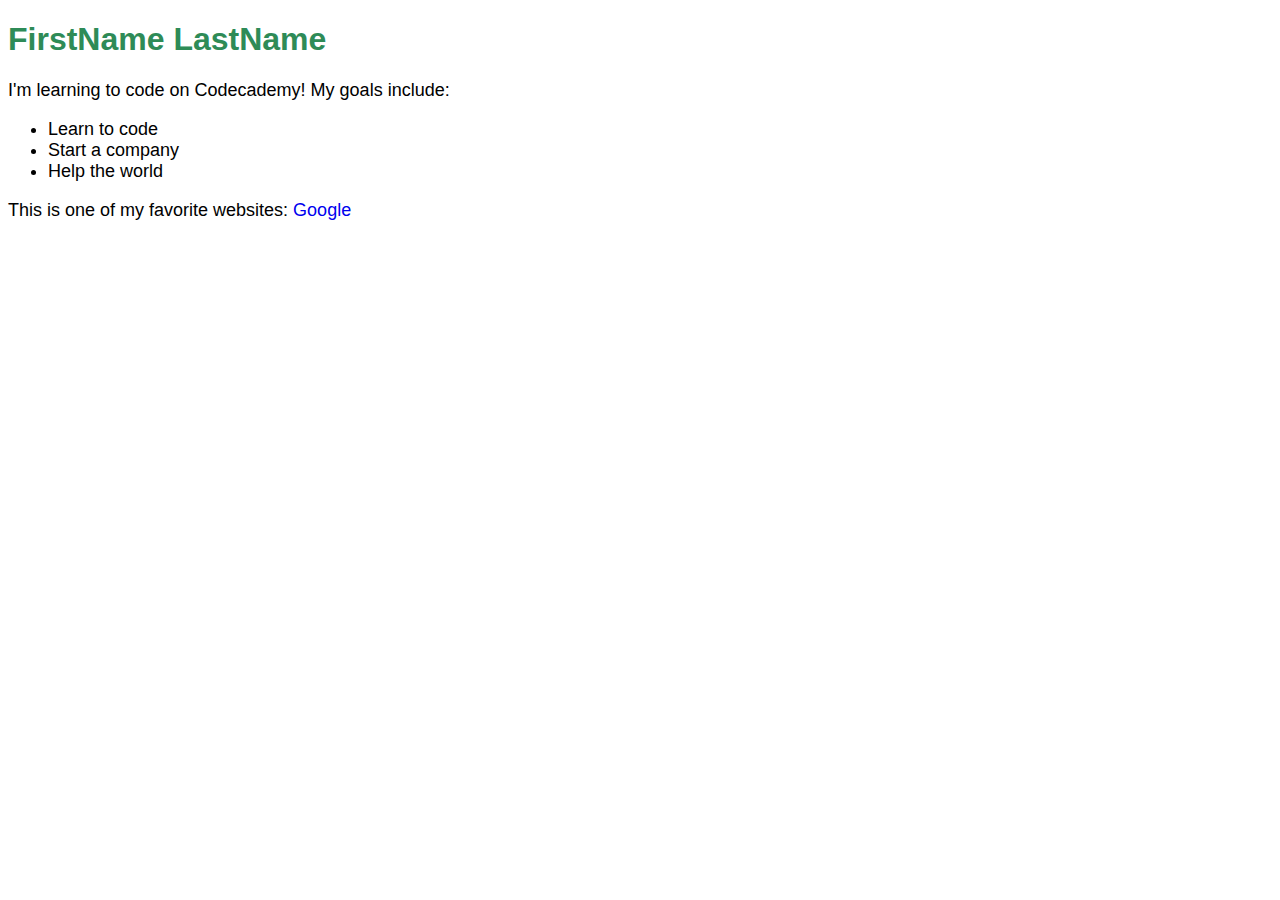
<file: Projects/First project/index.html>
<!DOCTYPE html>
<html>
    <head>
        <title>First Project</title>
            <link href="./resources/css/style.css" type="text/css" rel="stylesheet">
    </head>
    <body>
        <h1>FirstName LastName</h1>
        <p>I'm learning to code on Codecademy! My goals include:</p>
        <ul>
          <li>Learn to code</li>
          <li>Start a company</li>
          <li>Help the world</li>
        </ul>
        <p>This is one of my favorite websites: <a href="https://www.google.com/" target="_blank">Google</a></p>
    </body>
</html>
</file>
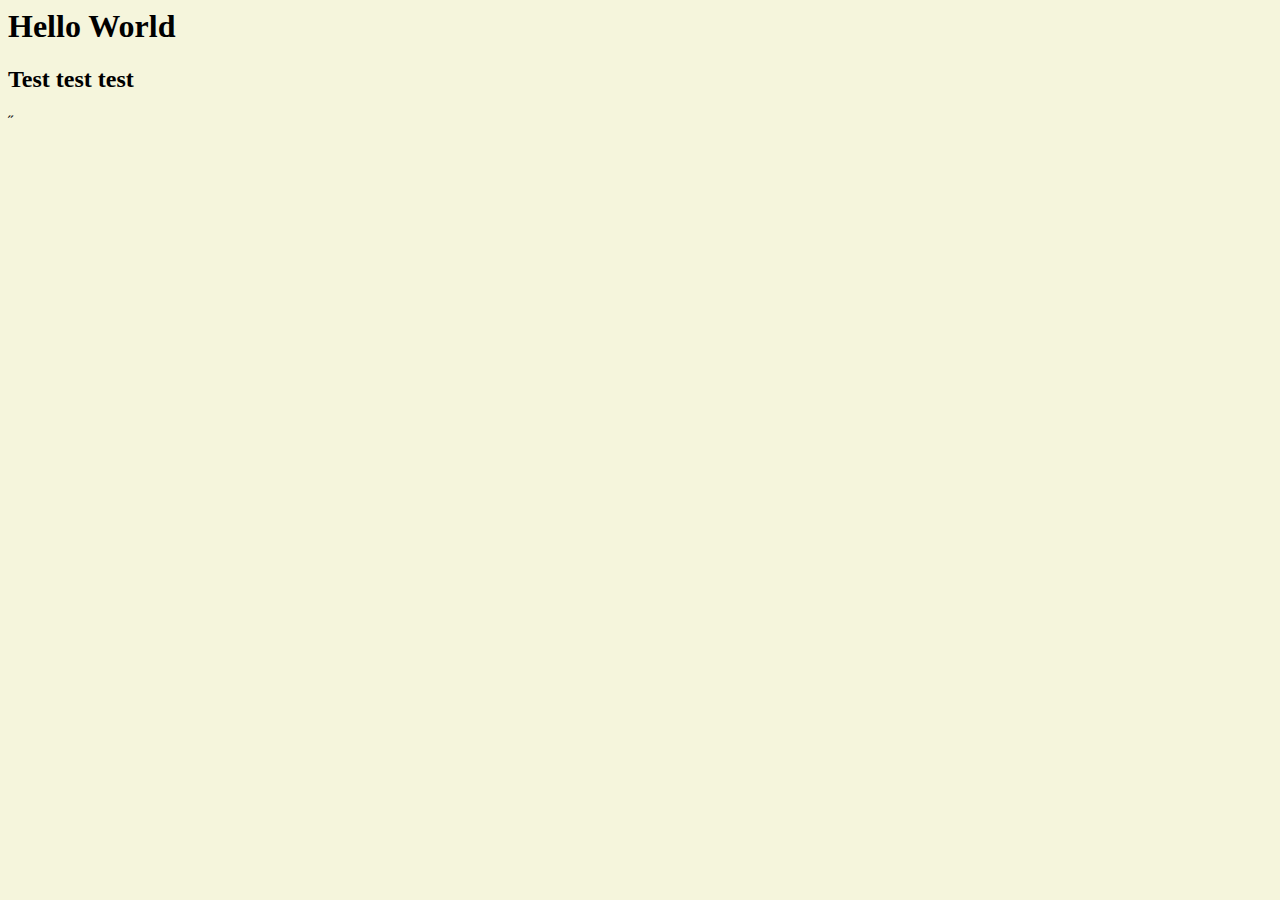
<file: Projects/Hello World/index.html>
<html> 
  <head>
    <title>Hello World</title> 
    <link rel="stylesheet" href="./style.css" type="text/css">
  </head>

  <body> 
    <h1>Hello World</h1> 
    <h2>Test test test</h2>
  </body>
</html>˝
</file>
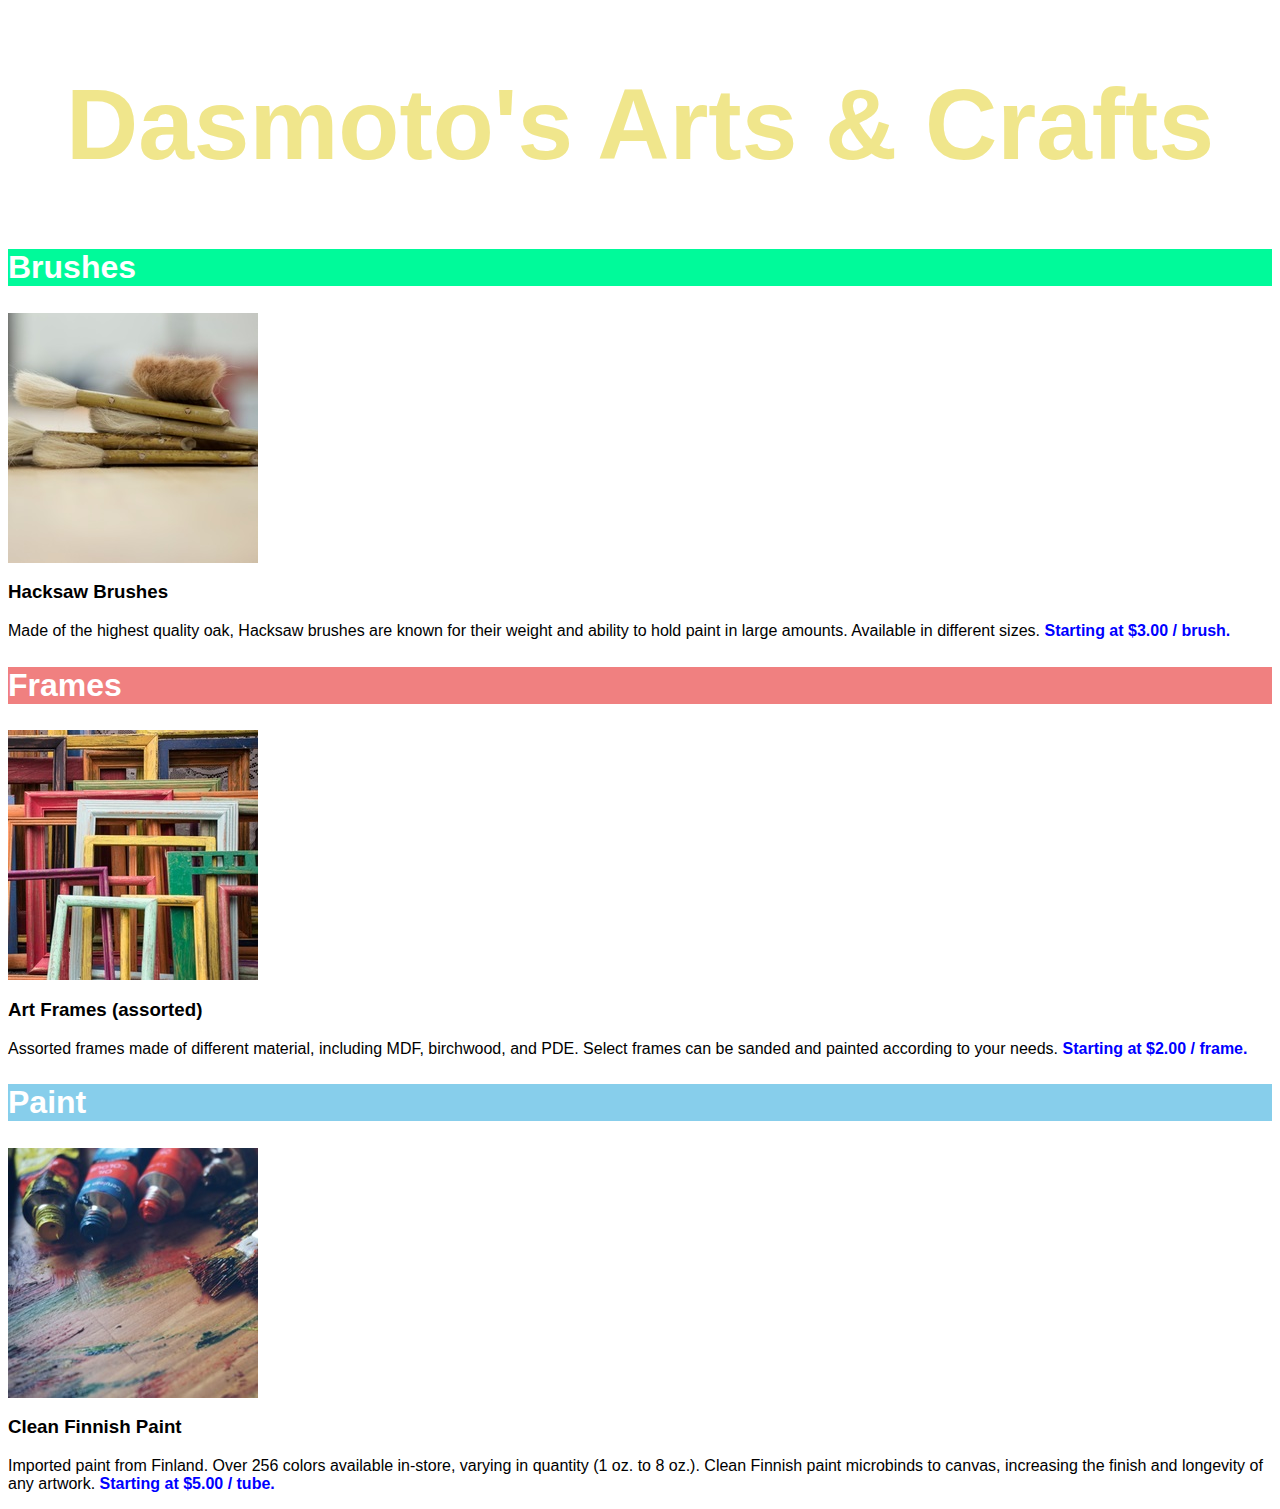
<file: Projects/Second project/index.html>
<html><head>
    <title>Dasmoto's Arts &amp; Crafts</title>
    <link href="./resources/css/style.css" type="text/css" rel="stylesheet">
  </head>
  <body>
  
    <h1>Dasmoto's Arts &amp; Crafts</h1>
  
    <div class="item">
      <h2 id="brush">Brushes</h2>
      <img src="./resources/images/hacksaw.jpg">
      <h3>Hacksaw Brushes</h3>
      <p>Made of the highest quality oak, Hacksaw brushes are known for their weight and ability to hold paint in large amounts. Available in different sizes. <span class="price">Starting at $3.00 / brush.</span></p>
    </div>
  
    <div class="item">
      <h2 id="frame">Frames</h2>
      <img src="./resources/images/frames.jpg">
      <h3>Art Frames (assorted)</h3>
      <p>Assorted frames made of different material, including MDF, birchwood, and PDE. Select frames can be sanded and painted according to your needs. <span class="price">Starting at $2.00 / frame.</span></p>
    </div>
  
    <div class="item">
      <h2 id="paint">Paint</h2>
      <img src="./resources/images/finnish.jpg">
      <h3>Clean Finnish Paint</h3>
      <p>Imported paint from Finland. Over 256 colors available in-store, varying in quantity (1 oz. to 8 oz.). Clean Finnish paint microbinds to canvas, increasing the finish and longevity of any artwork. <span class="price">Starting at $5.00 / tube.</span>
    </p>
    </div>
  </body>
</html>
</file>
<file: styles.css>
table, th, td {
  border: 1px solid black;
  padding: 10px;
}
.tagslink, .semalink, .csslink, h1, h2, h3 {
  background-color:Gold;
}
nav, h1, h2, h3 {
  text-align: center;
}
mark {
  background-color:Gold;
}
h1, h2, h3, p, table {
  font-family:Helvetica;
}
body {
  background-color:Gainsboro;
}
aside {
  background-color:Darkgrey;
  font-family:Helvetica;
}
th, td {
  background-color:Cornsilk;
}
table {
  background-color:Grey;
}
.code {
  font-family: monospace;
}
</file>
<file: Projects/European Touristic Company/style.css>
/* ============================================================
   EUROPEAN TOURISTIC COMPANY — Main Stylesheet
   Palette: Deep Navy + Antique Gold + Ivory
   Fonts: Cormorant Garamond (display) + DM Sans (body)
   ============================================================ */

/* ─── Design Tokens ─────────────────────────────────────────── */
:root {
  /* Type scale */
  --text-xs:   clamp(0.75rem,  0.7rem  + 0.25vw, 0.875rem);
  --text-sm:   clamp(0.875rem, 0.8rem  + 0.35vw, 1rem);
  --text-base: clamp(1rem,     0.95rem + 0.25vw, 1.125rem);
  --text-lg:   clamp(1.125rem, 1rem    + 0.75vw, 1.5rem);
  --text-xl:   clamp(1.5rem,   1.2rem  + 1.25vw, 2.25rem);
  --text-2xl:  clamp(2rem,     1.2rem  + 2.5vw,  3.5rem);
  --text-3xl:  clamp(2.5rem,   1rem    + 4vw,    5rem);

  /* Spacing */
  --space-1:  0.25rem;
  --space-2:  0.5rem;
  --space-3:  0.75rem;
  --space-4:  1rem;
  --space-5:  1.25rem;
  --space-6:  1.5rem;
  --space-8:  2rem;
  --space-10: 2.5rem;
  --space-12: 3rem;
  --space-16: 4rem;
  --space-20: 5rem;
  --space-24: 6rem;

  /* Content widths */
  --content-default: 1120px;
  --content-wide: 1280px;
  --content-narrow: 680px;

  /* Radius */
  --radius-sm: 0.375rem;
  --radius-md: 0.625rem;
  --radius-lg: 1rem;
  --radius-xl: 1.5rem;
  --radius-full: 9999px;

  /* Transitions */
  --transition: 200ms cubic-bezier(0.16, 1, 0.3, 1);

  /* Fonts */
  --font-display: 'Cormorant Garamond', 'Georgia', serif;
  --font-body:    'DM Sans', 'Helvetica Neue', sans-serif;
}

/* ─── Light Mode ─────────────────────────────────────────────── */
:root, [data-theme="light"] {
  --color-bg:          #f8f6f0;
  --color-surface:     #ffffff;
  --color-surface-2:   #faf9f5;
  --color-surface-off: #f0ede5;
  --color-border:      #e0dbd0;
  --color-divider:     #ece8e0;

  --color-text:        #1a1612;
  --color-text-muted:  #6b6560;
  --color-text-faint:  #b0aaa2;
  --color-text-inverse: #f8f6f0;

  /* Navy primary */
  --color-primary:           #1b3a6b;
  --color-primary-hover:     #142e58;
  --color-primary-active:    #0d2244;
  --color-primary-light:     #e8edf5;

  /* Gold accent */
  --color-gold:              #c4a030;
  --color-gold-hover:        #a8881a;
  --color-gold-active:       #8a6e0e;
  --color-gold-light:        #f7eecc;

  /* Shadows */
  --shadow-sm: 0 1px 3px rgba(26,22,18,0.06);
  --shadow-md: 0 4px 16px rgba(26,22,18,0.09);
  --shadow-lg: 0 12px 40px rgba(26,22,18,0.13);
}

/* ─── Dark Mode ──────────────────────────────────────────────── */
[data-theme="dark"] {
  --color-bg:          #0f1621;
  --color-surface:     #141c2a;
  --color-surface-2:   #18223a;
  --color-surface-off: #111826;
  --color-border:      #252f42;
  --color-divider:     #1e2838;

  --color-text:        #d8d4cc;
  --color-text-muted:  #8a8680;
  --color-text-faint:  #4a4840;
  --color-text-inverse: #0f1621;

  --color-primary:           #4a7cbf;
  --color-primary-hover:     #5e8fd4;
  --color-primary-active:    #72a3e8;
  --color-primary-light:     #1a2538;

  --color-gold:              #d4b040;
  --color-gold-hover:        #e8c850;
  --color-gold-active:       #f0d870;
  --color-gold-light:        #2a2210;

  --shadow-sm: 0 1px 3px rgba(0,0,0,0.3);
  --shadow-md: 0 4px 16px rgba(0,0,0,0.4);
  --shadow-lg: 0 12px 40px rgba(0,0,0,0.5);
}

@media (prefers-color-scheme: dark) {
  :root:not([data-theme]) {
    --color-bg:          #0f1621;
    --color-surface:     #141c2a;
    --color-surface-2:   #18223a;
    --color-surface-off: #111826;
    --color-border:      #252f42;
    --color-divider:     #1e2838;
    --color-text:        #d8d4cc;
    --color-text-muted:  #8a8680;
    --color-text-faint:  #4a4840;
    --color-text-inverse: #0f1621;
    --color-primary:           #4a7cbf;
    --color-primary-hover:     #5e8fd4;
    --color-primary-active:    #72a3e8;
    --color-primary-light:     #1a2538;
    --color-gold:              #d4b040;
    --color-gold-hover:        #e8c850;
    --color-gold-active:       #f0d870;
    --color-gold-light:        #2a2210;
    --shadow-sm: 0 1px 3px rgba(0,0,0,0.3);
    --shadow-md: 0 4px 16px rgba(0,0,0,0.4);
    --shadow-lg: 0 12px 40px rgba(0,0,0,0.5);
  }
}

/* ─── Base Reset ──────────────────────────────────────────────── */
*, *::before, *::after {
  box-sizing: border-box;
  margin: 0;
  padding: 0;
}
html {
  -webkit-font-smoothing: antialiased;
  -moz-osx-font-smoothing: grayscale;
  text-rendering: optimizeLegibility;
  scroll-behavior: smooth;
  scroll-padding-top: var(--space-20);
}
body {
  min-height: 100dvh;
  line-height: 1.65;
  font-family: var(--font-body);
  font-size: var(--text-base);
  color: var(--color-text);
  background-color: var(--color-bg);
  transition: background-color 0.3s ease, color 0.3s ease;
}
img, picture, video, canvas, svg { display: block; max-width: 100%; height: auto; }
ul[role="list"], ol[role="list"] { list-style: none; }
input, button, textarea, select { font: inherit; color: inherit; }
h1,h2,h3,h4,h5,h6 { text-wrap: balance; line-height: 1.15; }
p, li, figcaption { text-wrap: pretty; }
button { cursor: pointer; background: none; border: none; }
::selection { background: color-mix(in srgb, var(--color-gold) 25%, transparent); }
:focus-visible { outline: 2px solid var(--color-gold); outline-offset: 3px; border-radius: var(--radius-sm); }

a, button, [role="button"], input, textarea, select {
  transition: color var(--transition), background var(--transition),
              border-color var(--transition), box-shadow var(--transition),
              transform var(--transition), opacity var(--transition);
}

@media (prefers-reduced-motion: reduce) {
  *, *::before, *::after {
    animation-duration: 0.01ms !important;
    transition-duration: 0.01ms !important;
    scroll-behavior: auto !important;
  }
}

/* ─── Utility ─────────────────────────────────────────────────── */
.container {
  width: 100%;
  max-width: var(--content-default);
  margin-inline: auto;
  padding-inline: clamp(var(--space-6), 5vw, var(--space-16));
}
.section {
  padding-block: clamp(var(--space-16), 8vw, var(--space-24));
}
.section__header {
  text-align: center;
  margin-bottom: clamp(var(--space-10), 5vw, var(--space-16));
}
.section__eyebrow {
  font-size: var(--text-sm);
  font-weight: 500;
  letter-spacing: 0.12em;
  text-transform: uppercase;
  color: var(--color-gold);
  margin-bottom: var(--space-3);
}
.section__title {
  font-family: var(--font-display);
  font-size: var(--text-2xl);
  font-weight: 400;
  color: var(--color-text);
  margin-bottom: var(--space-4);
}
.section__sub {
  font-size: var(--text-base);
  color: var(--color-text-muted);
  max-width: 54ch;
  margin-inline: auto;
}

/* ─── Buttons ──────────────────────────────────────────────────── */
.btn {
  display: inline-flex;
  align-items: center;
  gap: var(--space-2);
  padding: 0.75em 1.75em;
  font-size: var(--text-sm);
  font-weight: 500;
  letter-spacing: 0.04em;
  border-radius: var(--radius-sm);
  text-decoration: none;
  white-space: nowrap;
  transition: background var(--transition), color var(--transition),
              border-color var(--transition), box-shadow var(--transition),
              transform var(--transition);
}
.btn:hover { transform: translateY(-1px); }
.btn:active { transform: translateY(0); }

/* Primary: Navy background → Gold on hover */
.btn--primary {
  background: var(--color-primary);
  color: var(--color-text-inverse);
  border: 2px solid var(--color-primary);
  box-shadow: var(--shadow-sm);
}
.btn--primary:hover {
  background: var(--color-gold);
  border-color: var(--color-gold);
  color: var(--color-text-inverse);
  box-shadow: var(--shadow-md);
}
.btn--primary:active {
  background: var(--color-gold-active);
  border-color: var(--color-gold-active);
}

/* Outline: transparent → Navy fill on hover */
.btn--outline {
  background: transparent;
  color: var(--color-primary);
  border: 2px solid var(--color-primary);
}
.btn--outline:hover {
  background: var(--color-primary);
  color: var(--color-text-inverse);
  box-shadow: var(--shadow-md);
}
.btn--outline:active {
  background: var(--color-primary-active);
  border-color: var(--color-primary-active);
}

/* Ghost: for use on dark/image backgrounds */
.btn--ghost {
  background: rgba(255,255,255,0.1);
  color: white;
  border: 2px solid rgba(255,255,255,0.5);
  backdrop-filter: blur(4px);
}
.btn--ghost:hover {
  background: rgba(255,255,255,0.2);
  border-color: rgba(255,255,255,0.8);
}

/* Sizes */
.btn--sm { padding: 0.55em 1.25em; font-size: var(--text-xs); }
.btn--lg { padding: 0.9em 2.2em; font-size: var(--text-base); }
.btn--full { width: 100%; justify-content: center; }

/* ─── Header ──────────────────────────────────────────────────── */
.header {
  position: sticky;
  top: 0;
  z-index: 100;
  background: color-mix(in srgb, var(--color-bg) 92%, transparent);
  backdrop-filter: blur(16px);
  border-bottom: 1px solid var(--color-border);
  transition: box-shadow var(--transition), background var(--transition), transform 0.3s ease;
}
.header--scrolled { box-shadow: var(--shadow-md); }
.header--hidden { transform: translateY(-100%); }

.header__inner {
  display: flex;
  align-items: center;
  gap: var(--space-8);
  max-width: var(--content-wide);
  margin-inline: auto;
  padding-inline: clamp(var(--space-6), 5vw, var(--space-16));
  height: 72px;
}

/* Logo */
.logo {
  display: flex;
  align-items: center;
  gap: var(--space-3);
  text-decoration: none;
  color: var(--color-text);
  flex-shrink: 0;
}
.logo:hover { color: var(--color-gold); }
.logo__mark { color: var(--color-primary); transition: color var(--transition); }
.logo:hover .logo__mark { color: var(--color-gold); }
.logo__text {
  display: flex;
  flex-direction: column;
  line-height: 1.1;
}
.logo__abbr {
  font-family: var(--font-display);
  font-size: 1.4rem;
  font-weight: 600;
  letter-spacing: 0.08em;
  color: var(--color-primary);
  transition: color var(--transition);
}
.logo:hover .logo__abbr { color: var(--color-gold); }
.logo__full {
  font-size: 0.65rem;
  letter-spacing: 0.1em;
  text-transform: uppercase;
  color: var(--color-text-muted);
  white-space: nowrap;
}

/* Nav */
.nav { margin-left: auto; }
.nav__list {
  display: flex;
  align-items: center;
  gap: var(--space-2);
  list-style: none;
}
.nav__link {
  display: block;
  padding: var(--space-2) var(--space-3);
  font-size: var(--text-sm);
  font-weight: 400;
  color: var(--color-text-muted);
  text-decoration: none;
  border-radius: var(--radius-sm);
  transition: color var(--transition), background var(--transition);
}
.nav__link:hover {
  color: var(--color-primary);
  background: var(--color-primary-light);
}

.header__actions {
  display: flex;
  align-items: center;
  gap: var(--space-3);
  flex-shrink: 0;
}

/* Theme toggle */
.theme-toggle {
  width: 38px;
  height: 38px;
  display: flex;
  align-items: center;
  justify-content: center;
  border-radius: var(--radius-full);
  color: var(--color-text-muted);
  background: transparent;
  border: 1px solid var(--color-border);
  transition: color var(--transition), background var(--transition), border-color var(--transition);
}
.theme-toggle:hover {
  color: var(--color-gold);
  background: var(--color-gold-light);
  border-color: var(--color-gold);
}

/* Hamburger */
.hamburger {
  display: none;
  flex-direction: column;
  gap: 5px;
  padding: var(--space-2);
  border-radius: var(--radius-sm);
  width: 38px;
  height: 38px;
  align-items: center;
  justify-content: center;
  background: transparent;
  border: 1px solid var(--color-border);
  color: var(--color-text);
}
.hamburger span {
  display: block;
  width: 18px;
  height: 2px;
  background: currentColor;
  border-radius: 2px;
  transition: transform var(--transition), opacity var(--transition);
}
.hamburger:hover { border-color: var(--color-primary); color: var(--color-primary); }
.hamburger[aria-expanded="true"] span:nth-child(1) { transform: translateY(7px) rotate(45deg); }
.hamburger[aria-expanded="true"] span:nth-child(2) { opacity: 0; transform: scaleX(0); }
.hamburger[aria-expanded="true"] span:nth-child(3) { transform: translateY(-7px) rotate(-45deg); }

/* Mobile nav */
.mobile-nav {
  position: fixed;
  inset: 72px 0 0 0;
  z-index: 99;
  background: var(--color-surface);
  padding: var(--space-8) clamp(var(--space-6), 5vw, var(--space-16));
  transform: translateX(100%);
  transition: transform 0.35s cubic-bezier(0.16, 1, 0.3, 1);
  border-top: 1px solid var(--color-border);
}
.mobile-nav.is-open { transform: translateX(0); }
.mobile-nav ul { list-style: none; display: flex; flex-direction: column; gap: var(--space-2); }
.mobile-nav .nav__link {
  font-size: var(--text-lg);
  padding: var(--space-3) var(--space-4);
  display: block;
}

/* ─── Hero ────────────────────────────────────────────────────── */
.hero {
  position: relative;
  min-height: 90vh;
  display: flex;
  align-items: center;
  overflow: hidden;
}
.hero__bg {
  position: absolute;
  inset: 0;
  z-index: 0;
}
.hero__landscape {
  width: 100%;
  height: 100%;
  object-fit: cover;
}
.hero__overlay {
  position: absolute;
  inset: 0;
  z-index: 1;
  background: linear-gradient(
    to bottom,
    rgba(10, 20, 50, 0.4) 0%,
    rgba(10, 20, 50, 0.55) 50%,
    rgba(5, 10, 25, 0.75) 100%
  );
}
.hero__content {
  position: relative;
  z-index: 2;
  width: 100%;
  max-width: var(--content-default);
  margin-inline: auto;
  padding-inline: clamp(var(--space-6), 5vw, var(--space-16));
  padding-block: var(--space-24);
  color: white;
}
.hero__eyebrow {
  font-size: var(--text-sm);
  letter-spacing: 0.14em;
  text-transform: uppercase;
  color: var(--color-gold);
  margin-bottom: var(--space-5);
  font-weight: 500;
}
.hero__title {
  font-family: var(--font-display);
  font-size: var(--text-3xl);
  font-weight: 300;
  line-height: 1.05;
  color: white;
  margin-bottom: var(--space-6);
  max-width: 14ch;
}
.hero__title em {
  font-style: italic;
  color: var(--color-gold);
}
.hero__subtitle {
  font-size: var(--text-lg);
  font-weight: 300;
  line-height: 1.6;
  max-width: 52ch;
  color: rgba(255,255,255,0.85);
  margin-bottom: var(--space-10);
}
.hero__cta-group {
  display: flex;
  gap: var(--space-4);
  flex-wrap: wrap;
  margin-bottom: var(--space-16);
}
.hero__stats {
  display: flex;
  align-items: center;
  gap: var(--space-8);
  flex-wrap: wrap;
}
.stat { display: flex; flex-direction: column; }
.stat__num {
  font-family: var(--font-display);
  font-size: var(--text-xl);
  font-weight: 600;
  color: var(--color-gold);
  line-height: 1;
}
.stat__label {
  font-size: var(--text-xs);
  letter-spacing: 0.1em;
  text-transform: uppercase;
  color: rgba(255,255,255,0.65);
  margin-top: var(--space-1);
}
.stat__divider {
  width: 1px;
  height: 40px;
  background: rgba(255,255,255,0.2);
}

/* Hero scroll indicator */
.hero__scroll-indicator {
  position: absolute;
  bottom: var(--space-8);
  right: var(--space-16);
  z-index: 2;
  display: flex;
  flex-direction: column;
  align-items: center;
  gap: var(--space-2);
  color: rgba(255,255,255,0.5);
  font-size: var(--text-xs);
  letter-spacing: 0.1em;
  text-transform: uppercase;
  animation: scrollBounce 2s ease-in-out infinite;
}
.scroll-line {
  width: 1px;
  height: 40px;
  background: linear-gradient(to bottom, rgba(255,255,255,0.5), transparent);
}
@keyframes scrollBounce {
  0%, 100% { transform: translateY(0); opacity: 0.5; }
  50% { transform: translateY(6px); opacity: 1; }
}

/* ─── Destinations ────────────────────────────────────────────── */
.destinations { background: var(--color-bg); }

.destinations__grid {
  display: grid;
  grid-template-columns: repeat(4, 1fr);
  grid-template-rows: auto auto;
  gap: var(--space-5);
}
.dest-card--large {
  grid-column: 1 / 3;
  grid-row: 1 / 3;
}

.dest-card {
  background: var(--color-surface);
  border-radius: var(--radius-lg);
  overflow: hidden;
  border: 1px solid var(--color-border);
  box-shadow: var(--shadow-sm);
  display: flex;
  flex-direction: column;
  cursor: pointer;
  transition: box-shadow var(--transition), transform var(--transition), border-color var(--transition);
}
.dest-card:hover {
  transform: translateY(-4px);
  box-shadow: var(--shadow-lg);
  border-color: var(--color-gold);
}
.dest-card:focus-visible {
  outline: 2px solid var(--color-gold);
  outline-offset: 3px;
}
.dest-card__image {
  overflow: hidden;
  flex-shrink: 0;
}
.dest-card--large .dest-card__image { height: 340px; }
.dest-card .dest-card__image { height: 170px; }

.dest-card__image svg {
  width: 100%;
  height: 100%;
  object-fit: cover;
  transition: transform 0.45s cubic-bezier(0.16, 1, 0.3, 1);
}
.dest-card:hover .dest-card__image svg { transform: scale(1.04); }

.dest-card__body {
  padding: var(--space-5);
  display: flex;
  flex-direction: column;
  gap: var(--space-2);
  flex: 1;
}
.dest-card__badge {
  display: inline-block;
  padding: 0.2em 0.8em;
  background: var(--color-gold-light);
  color: var(--color-gold-active);
  font-size: var(--text-xs);
  font-weight: 600;
  letter-spacing: 0.08em;
  text-transform: uppercase;
  border-radius: var(--radius-full);
  width: fit-content;
}
.dest-card__name {
  font-family: var(--font-display);
  font-size: var(--text-lg);
  font-weight: 600;
  color: var(--color-text);
}
.dest-card__desc {
  font-size: var(--text-sm);
  color: var(--color-text-muted);
  flex: 1;
}
.dest-card__meta {
  display: flex;
  align-items: center;
  justify-content: space-between;
  margin-top: var(--space-2);
  font-size: var(--text-xs);
  color: var(--color-text-faint);
}
.dest-card__link {
  color: var(--color-primary);
  text-decoration: none;
  font-weight: 500;
  font-size: var(--text-xs);
  transition: color var(--transition);
}
.dest-card__link:hover { color: var(--color-gold); }

.destinations__footer {
  margin-top: var(--space-10);
  display: flex;
  justify-content: center;
}

/* ─── Tours ───────────────────────────────────────────────────── */
.tours { background: var(--color-surface-2, var(--color-surface-off)); }

.tour-filters {
  display: flex;
  gap: var(--space-2);
  flex-wrap: wrap;
  justify-content: center;
  margin-bottom: var(--space-10);
}
.filter-btn {
  padding: 0.5em 1.3em;
  font-size: var(--text-sm);
  border-radius: var(--radius-full);
  border: 2px solid var(--color-border);
  background: var(--color-surface);
  color: var(--color-text-muted);
  cursor: pointer;
  font-weight: 400;
  transition: background var(--transition), color var(--transition),
              border-color var(--transition), transform var(--transition);
}
.filter-btn:hover {
  border-color: var(--color-primary);
  color: var(--color-primary);
  background: var(--color-primary-light);
  transform: translateY(-1px);
}
.filter-btn.active {
  background: var(--color-primary);
  border-color: var(--color-primary);
  color: white;
  font-weight: 500;
}
.filter-btn.active:hover {
  background: var(--color-gold);
  border-color: var(--color-gold);
}

.tours__grid {
  display: grid;
  grid-template-columns: repeat(3, 1fr);
  gap: var(--space-6);
}

.tour-card {
  background: var(--color-surface);
  border-radius: var(--radius-lg);
  overflow: hidden;
  border: 1px solid var(--color-border);
  box-shadow: var(--shadow-sm);
  display: flex;
  flex-direction: column;
  cursor: pointer;
  transition: box-shadow var(--transition), transform var(--transition), border-color var(--transition);
}
.tour-card:hover {
  transform: translateY(-5px);
  box-shadow: var(--shadow-lg);
  border-color: var(--color-primary);
}
.tour-card.hidden { display: none; }

.tour-card__img {
  position: relative;
  overflow: hidden;
  height: 200px;
}
.tour-card__img svg {
  width: 100%;
  height: 100%;
  object-fit: cover;
  transition: transform 0.5s cubic-bezier(0.16, 1, 0.3, 1);
}
.tour-card:hover .tour-card__img svg { transform: scale(1.05); }

.tour-card__tag {
  position: absolute;
  top: var(--space-3);
  left: var(--space-3);
  padding: 0.25em 0.8em;
  background: var(--color-primary);
  color: white;
  font-size: var(--text-xs);
  font-weight: 600;
  letter-spacing: 0.07em;
  text-transform: uppercase;
  border-radius: var(--radius-full);
  z-index: 1;
}
.tour-card__tag--green { background: #2d6a1a; }
.tour-card__tag--gold { background: var(--color-gold); color: var(--color-text-inverse); }

.tour-card__body {
  padding: var(--space-5);
  display: flex;
  flex-direction: column;
  gap: var(--space-3);
  flex: 1;
}
.tour-card__meta {
  display: flex;
  gap: var(--space-3);
  font-size: var(--text-xs);
  color: var(--color-text-faint);
}
.tour-card__duration::before { content: "⏱ "; }
.tour-card__location::before { content: "📍 "; }

.tour-card__title {
  font-family: var(--font-display);
  font-size: var(--text-lg);
  font-weight: 600;
  color: var(--color-text);
  transition: color var(--transition);
}
.tour-card:hover .tour-card__title { color: var(--color-primary); }

.tour-card__desc {
  font-size: var(--text-sm);
  color: var(--color-text-muted);
  flex: 1;
}
.tour-card__footer {
  display: flex;
  align-items: center;
  justify-content: space-between;
  margin-top: auto;
  padding-top: var(--space-4);
  border-top: 1px solid var(--color-divider);
}
.tour-card__price { display: flex; align-items: baseline; gap: var(--space-1); }
.price__from { font-size: var(--text-xs); color: var(--color-text-faint); }
.price__amount {
  font-family: var(--font-display);
  font-size: var(--text-lg);
  font-weight: 700;
  color: var(--color-primary);
}
.price__pp { font-size: var(--text-xs); color: var(--color-text-faint); }

.tours__footer {
  margin-top: var(--space-12);
  display: flex;
  justify-content: center;
}

/* ─── Why Us ──────────────────────────────────────────────────── */
.why-us { background: var(--color-bg); }

.why-grid {
  display: grid;
  grid-template-columns: repeat(3, 1fr);
  gap: var(--space-6);
}
.why-card {
  padding: var(--space-8) var(--space-6);
  background: var(--color-surface);
  border-radius: var(--radius-lg);
  border: 1px solid var(--color-border);
  box-shadow: var(--shadow-sm);
  transition: box-shadow var(--transition), transform var(--transition), border-color var(--transition);
}
.why-card:hover {
  transform: translateY(-3px);
  box-shadow: var(--shadow-md);
  border-color: var(--color-primary);
}
.why-card__icon {
  color: var(--color-primary);
  margin-bottom: var(--space-5);
  transition: color var(--transition);
}
.why-card:hover .why-card__icon { color: var(--color-gold); }
.why-card__title {
  font-family: var(--font-display);
  font-size: var(--text-lg);
  font-weight: 600;
  color: var(--color-text);
  margin-bottom: var(--space-3);
}
.why-card__text {
  font-size: var(--text-sm);
  color: var(--color-text-muted);
  line-height: 1.7;
}

/* ─── Testimonials ────────────────────────────────────────────── */
.testimonials {
  background: var(--color-surface-off, var(--color-surface));
  overflow: hidden;
}
.testimonials__track {
  display: grid;
  grid-template-columns: repeat(4, 1fr);
  gap: var(--space-6);
  transition: transform 0.45s cubic-bezier(0.16, 1, 0.3, 1);
}
.testimonial-card {
  background: var(--color-surface);
  border: 1px solid var(--color-border);
  border-radius: var(--radius-lg);
  padding: var(--space-8) var(--space-6);
  box-shadow: var(--shadow-sm);
  display: flex;
  flex-direction: column;
  gap: var(--space-5);
  transition: box-shadow var(--transition), transform var(--transition);
}
.testimonial-card:hover {
  transform: translateY(-3px);
  box-shadow: var(--shadow-md);
}
.testimonial-card__stars {
  color: var(--color-gold);
  font-size: var(--text-base);
  letter-spacing: 0.05em;
}
.testimonial-card__quote {
  font-family: var(--font-display);
  font-size: var(--text-lg);
  font-style: italic;
  color: var(--color-text);
  line-height: 1.55;
  flex: 1;
}
.testimonial-card__author {
  display: flex;
  align-items: center;
  gap: var(--space-4);
  border-top: 1px solid var(--color-divider);
  padding-top: var(--space-5);
}
.testimonial-card__author strong {
  display: block;
  font-size: var(--text-sm);
  color: var(--color-text);
}
.testimonial-card__author span {
  font-size: var(--text-xs);
  color: var(--color-text-faint);
}
.author-avatar {
  width: 44px;
  height: 44px;
  border-radius: var(--radius-full);
  background: var(--color-primary-light);
  color: var(--color-primary);
  font-weight: 700;
  font-size: var(--text-sm);
  display: flex;
  align-items: center;
  justify-content: center;
  flex-shrink: 0;
  border: 2px solid var(--color-border);
}

.testimonials__nav {
  display: flex;
  align-items: center;
  justify-content: center;
  gap: var(--space-6);
  margin-top: var(--space-10);
}
.testi-btn {
  width: 44px;
  height: 44px;
  border-radius: var(--radius-full);
  border: 2px solid var(--color-border);
  display: flex;
  align-items: center;
  justify-content: center;
  color: var(--color-text-muted);
  background: var(--color-surface);
  transition: background var(--transition), color var(--transition),
              border-color var(--transition), transform var(--transition);
}
.testi-btn:hover {
  background: var(--color-primary);
  border-color: var(--color-primary);
  color: white;
  transform: scale(1.08);
}
.testimonials__dots {
  display: flex;
  gap: var(--space-2);
}
.testi-dot {
  width: 8px;
  height: 8px;
  border-radius: var(--radius-full);
  background: var(--color-border);
  border: none;
  cursor: pointer;
  transition: background var(--transition), transform var(--transition), width var(--transition);
}
.testi-dot.active {
  background: var(--color-primary);
  width: 24px;
}
.testi-dot:hover { background: var(--color-gold); }

/* ─── About ───────────────────────────────────────────────────── */
.about { background: var(--color-bg); }
.about__grid {
  display: grid;
  grid-template-columns: 1fr 1fr;
  gap: clamp(var(--space-12), 6vw, var(--space-20));
  align-items: center;
}
.about__illustration {
  width: 100%;
  border-radius: var(--radius-xl);
  box-shadow: var(--shadow-lg);
}
.about__title {
  font-size: var(--text-2xl);
  line-height: 1.1;
  margin-bottom: var(--space-6);
}
.about__body {
  font-size: var(--text-base);
  color: var(--color-text-muted);
  line-height: 1.75;
  margin-bottom: var(--space-5);
  max-width: 52ch;
}
.about__pillars {
  list-style: none;
  display: flex;
  flex-direction: column;
  gap: var(--space-3);
  margin-block: var(--space-6);
}
.about__pillars li {
  display: flex;
  align-items: center;
  gap: var(--space-3);
  font-size: var(--text-sm);
  color: var(--color-text-muted);
}
.pillar__check {
  color: var(--color-gold);
  font-weight: 700;
  flex-shrink: 0;
}

/* ─── Contact ─────────────────────────────────────────────────── */
.contact {
  position: relative;
  padding-block: 0;
  overflow: hidden;
  background: #0d1e3e;
  color: white;
}
.contact__backdrop {
  position: absolute;
  inset: 0;
  z-index: 0;
}
.contact__backdrop svg { width: 100%; height: 100%; object-fit: cover; }
.contact__inner {
  position: relative;
  z-index: 1;
  display: grid;
  grid-template-columns: 1fr 1.2fr;
  gap: clamp(var(--space-10), 6vw, var(--space-20));
  align-items: start;
  padding-block: clamp(var(--space-16), 8vw, var(--space-24));
}
.contact__eyebrow { color: var(--color-gold); }
.contact__title {
  font-family: var(--font-display);
  font-size: var(--text-2xl);
  font-weight: 400;
  color: white;
  margin-bottom: var(--space-5);
}
.contact__body {
  color: rgba(255,255,255,0.7);
  font-size: var(--text-base);
  line-height: 1.7;
  margin-bottom: var(--space-8);
  max-width: 42ch;
}
.contact__info { display: flex; flex-direction: column; gap: var(--space-4); }
.contact__info-item {
  display: flex;
  align-items: center;
  gap: var(--space-3);
  color: rgba(255,255,255,0.75);
  font-size: var(--text-sm);
}
.contact__info-item svg { color: var(--color-gold); flex-shrink: 0; }

/* Form */
.contact__form {
  background: var(--color-surface);
  border-radius: var(--radius-xl);
  padding: var(--space-8);
  box-shadow: var(--shadow-lg);
  display: flex;
  flex-direction: column;
  gap: var(--space-5);
  border: 1px solid var(--color-border);
}
.form-row {
  display: grid;
  grid-template-columns: 1fr 1fr;
  gap: var(--space-4);
}
.form-group {
  display: flex;
  flex-direction: column;
  gap: var(--space-2);
}
.form-group label {
  font-size: var(--text-sm);
  font-weight: 500;
  color: var(--color-text);
}
.form-group input,
.form-group select,
.form-group textarea {
  padding: 0.7em 1em;
  border: 1.5px solid var(--color-border);
  border-radius: var(--radius-md);
  background: var(--color-bg);
  color: var(--color-text);
  font-size: var(--text-sm);
  outline: none;
  transition: border-color var(--transition), box-shadow var(--transition);
}
.form-group input::placeholder,
.form-group textarea::placeholder { color: var(--color-text-faint); }
.form-group input:focus,
.form-group select:focus,
.form-group textarea:focus {
  border-color: var(--color-primary);
  box-shadow: 0 0 0 3px color-mix(in srgb, var(--color-primary) 15%, transparent);
}
.form-group input:hover,
.form-group select:hover,
.form-group textarea:hover { border-color: var(--color-primary); }
.form-note {
  font-size: var(--text-xs);
  color: var(--color-text-faint);
  text-align: center;
}

/* ─── Footer ──────────────────────────────────────────────────── */
.footer {
  background: color-mix(in srgb, var(--color-bg) 97%, #000);
  border-top: 1px solid var(--color-border);
}
.footer__grid {
  display: grid;
  grid-template-columns: 2fr 1fr 1fr 1fr;
  gap: var(--space-12);
  padding-block: var(--space-16);
}
.footer__brand { display: flex; flex-direction: column; gap: var(--space-4); }
.logo--footer { display: flex; align-items: center; gap: var(--space-3); color: var(--color-text); text-decoration: none; }
.logo--footer:hover { color: var(--color-gold); }
.footer__tagline {
  font-size: var(--text-sm);
  color: var(--color-text-muted);
  max-width: 30ch;
  line-height: 1.6;
}
.footer__social {
  display: flex;
  gap: var(--space-3);
  margin-top: var(--space-2);
}
.social-link {
  width: 36px;
  height: 36px;
  border-radius: var(--radius-full);
  border: 1px solid var(--color-border);
  display: flex;
  align-items: center;
  justify-content: center;
  color: var(--color-text-muted);
  text-decoration: none;
  transition: background var(--transition), color var(--transition),
              border-color var(--transition), transform var(--transition);
}
.social-link:hover {
  background: var(--color-primary);
  border-color: var(--color-primary);
  color: white;
  transform: translateY(-2px);
}
.footer__col { display: flex; flex-direction: column; gap: var(--space-4); }
.footer__heading {
  font-size: var(--text-sm);
  font-weight: 600;
  letter-spacing: 0.06em;
  text-transform: uppercase;
  color: var(--color-text);
  margin-bottom: var(--space-2);
}
.footer__links { list-style: none; display: flex; flex-direction: column; gap: var(--space-3); }
.footer__links a {
  font-size: var(--text-sm);
  color: var(--color-text-muted);
  text-decoration: none;
  transition: color var(--transition), padding-left var(--transition);
}
.footer__links a:hover {
  color: var(--color-primary);
  padding-left: var(--space-1);
}

.footer__bottom {
  border-top: 1px solid var(--color-divider);
}
.footer__bottom-inner {
  display: flex;
  align-items: center;
  justify-content: space-between;
  gap: var(--space-6);
  flex-wrap: wrap;
  padding-block: var(--space-6);
}
.footer__legal {
  font-size: var(--text-xs);
  color: var(--color-text-faint);
}
.footer__legal-links {
  display: flex;
  gap: var(--space-5);
  flex-wrap: wrap;
}
.footer__legal-links a {
  font-size: var(--text-xs);
  color: var(--color-text-faint);
  text-decoration: none;
  transition: color var(--transition);
}
.footer__legal-links a:hover { color: var(--color-primary); }

/* ─── Back to top ──────────────────────────────────────────────── */
.back-to-top {
  position: fixed;
  bottom: var(--space-8);
  right: var(--space-8);
  z-index: 50;
  width: 48px;
  height: 48px;
  border-radius: var(--radius-full);
  background: var(--color-primary);
  color: white;
  border: none;
  display: flex;
  align-items: center;
  justify-content: center;
  box-shadow: var(--shadow-md);
  opacity: 0;
  pointer-events: none;
  transform: translateY(12px);
  transition: opacity var(--transition), transform var(--transition), background var(--transition);
}
.back-to-top.visible {
  opacity: 1;
  pointer-events: all;
  transform: translateY(0);
}
.back-to-top:hover {
  background: var(--color-gold);
  transform: translateY(-2px);
}

/* ─── Scroll reveal ────────────────────────────────────────────── */
.reveal {
  opacity: 0;
  transform: translateY(24px);
  transition: opacity 0.6s ease, transform 0.6s cubic-bezier(0.16, 1, 0.3, 1);
}
.reveal.visible {
  opacity: 1;
  transform: translateY(0);
}
.reveal-delay-1 { transition-delay: 0.1s; }
.reveal-delay-2 { transition-delay: 0.2s; }
.reveal-delay-3 { transition-delay: 0.3s; }
.reveal-delay-4 { transition-delay: 0.4s; }
.reveal-delay-5 { transition-delay: 0.5s; }

/* ─── Responsive ───────────────────────────────────────────────── */
@media (max-width: 1100px) {
  .destinations__grid { grid-template-columns: repeat(2, 1fr); }
  .dest-card--large { grid-column: 1 / 3; grid-row: 1; }
  .tours__grid { grid-template-columns: repeat(2, 1fr); }
  .footer__grid { grid-template-columns: 1fr 1fr; gap: var(--space-10); }
}

@media (max-width: 900px) {
  .nav { display: none; }
  .hamburger { display: flex; }
  .header__actions .btn--outline { display: none; }

  .about__grid { grid-template-columns: 1fr; }
  .about__visual { max-width: 500px; margin-inline: auto; }

  .contact__inner { grid-template-columns: 1fr; }

  .why-grid { grid-template-columns: repeat(2, 1fr); }
  .testimonials__track { grid-template-columns: repeat(2, 1fr); }
}

@media (max-width: 640px) {
  .hero__title { font-size: clamp(2.5rem, 10vw, 4rem); }
  .hero__cta-group { flex-direction: column; }
  .destinations__grid { grid-template-columns: 1fr; }
  .dest-card--large { grid-column: 1; grid-row: 1; }
  .dest-card--large .dest-card__image { height: 220px; }
  .tours__grid { grid-template-columns: 1fr; }
  .why-grid { grid-template-columns: 1fr; }
  .testimonials__track { grid-template-columns: 1fr; }
  .footer__grid { grid-template-columns: 1fr; gap: var(--space-8); }
  .footer__bottom-inner { flex-direction: column; align-items: flex-start; }
  .form-row { grid-template-columns: 1fr; }
  .hero__stats { gap: var(--space-5); }
  .stat__divider { height: 28px; }
  .hero__scroll-indicator { display: none; }
}

/* ─── Bulgaria Collection additions ─────────────────────────── */

/* Badge variant for Bulgaria */
.dest-card__badge--bulgaria {
  background: color-mix(in srgb, #2a7a3a 15%, transparent);
  color: #2a7a3a;
}
[data-theme="dark"] .dest-card__badge--bulgaria {
  background: color-mix(in srgb, #4aaa5a 15%, transparent);
  color: #4aaa5a;
}

/* Bulgaria section divider header inside tours grid */
.bulgaria-tours-header {
  grid-column: 1 / -1;
  display: flex;
  align-items: center;
  gap: var(--space-4);
  padding-block: var(--space-4) var(--space-2);
  border-top: 2px solid var(--color-border);
  margin-top: var(--space-4);
}
.bulgaria-tours-header::after {
  content: '';
  flex: 1;
  height: 1px;
  background: var(--color-divider);
}
.bulgaria-tours-label {
  display: flex;
  align-items: center;
  gap: var(--space-3);
  font-size: var(--text-sm);
  font-weight: 600;
  letter-spacing: 0.08em;
  text-transform: uppercase;
  color: var(--color-text-muted);
  white-space: nowrap;
}
.bulgaria-tours-label svg {
  border-radius: 3px;
  border: 1px solid var(--color-border);
  flex-shrink: 0;
}

/* ─── Language Switcher ──────────────────────────────────────── */

/* Load Noto Sans SC for Chinese rendering */
@import url('https://fonts.googleapis.com/css2?family=Noto+Sans+SC:wght@300;400;500;700&display=swap');

.lang-switcher {
  display: flex;
  align-items: center;
  gap: 2px;
  background: var(--color-surface-off, var(--color-bg));
  border: 1px solid var(--color-border);
  border-radius: var(--radius-full);
  padding: 3px;
  flex-shrink: 0;
}

.lang-btn {
  padding: 0.3em 0.7em;
  font-size: 0.72rem;
  font-weight: 500;
  letter-spacing: 0.06em;
  border-radius: var(--radius-full);
  color: var(--color-text-muted);
  background: transparent;
  border: none;
  cursor: pointer;
  transition: background var(--transition), color var(--transition), transform var(--transition);
  white-space: nowrap;
  line-height: 1.4;
}

.lang-btn:hover {
  color: var(--color-primary);
  background: var(--color-primary-light);
  transform: none;
}

.lang-btn.active {
  background: var(--color-primary);
  color: white;
  font-weight: 600;
}

.lang-btn.active:hover {
  background: var(--color-gold);
}

/* Mobile lang switcher */
.lang-switcher--mobile {
  margin-top: var(--space-6);
  width: fit-content;
}

/* Chinese font override */
.lang-zh body,
.lang-zh .hero__title,
.lang-zh .hero__subtitle,
.lang-zh .section__title,
.lang-zh .section__sub,
.lang-zh .dest-card__desc,
.lang-zh .tour-card__desc,
.lang-zh .why-card__text,
.lang-zh .testimonial-card__quote,
.lang-zh .about__body,
.lang-zh .contact__body,
.lang-zh .form-note,
.lang-zh .footer__tagline {
  font-family: 'Noto Sans SC', 'PingFang SC', 'Microsoft YaHei', sans-serif;
}

.lang-zh .hero__title,
.lang-zh .section__title,
.lang-zh .dest-card__name,
.lang-zh .tour-card__title,
.lang-zh .why-card__title,
.lang-zh .testimonial-card__quote,
.lang-zh .about__title,
.lang-zh .contact__title {
  font-family: 'Noto Sans SC', 'PingFang SC', 'Microsoft YaHei', sans-serif;
  font-weight: 700;
}

/* Slightly tighter line-height for CJK characters */
.lang-zh .hero__title { line-height: 1.25; }
.lang-zh .section__title { line-height: 1.3; }
.lang-zh .dest-card__desc,
.lang-zh .tour-card__desc,
.lang-zh .why-card__text,
.lang-zh .about__body,
.lang-zh .contact__body { line-height: 1.8; }

/* Ensure select options translate (some browsers need explicit font) */
.lang-zh select option {
  font-family: 'Noto Sans SC', sans-serif;
}
</file>
<file: Projects/First project/resources/css/style.css>
* {
    font-family: Helvetica, Arial, sans-serif;
  }
  
  
  h1 {
    color: SeaGreen;
  }
  
  
  p, 
  li {
    font-size: 18px;
  }
  
  
  a {
    text-decoration: none;
  }
</file>
<file: Projects/Hello World/style.css>
body {
    background-color:Beige
}
</file>
<file: Projects/Second project/resources/css/style.css>
address, article, aside, div, footer, header, hgroup, layer, main, nav, section {
    display: block;
    }
html {
    display: block;
    color: text;
    }
#brush {
    background-color: MediumSpringGreen;
    }
#paint {
    background-color: SkyBlue;
    }
#frame {
    background-color: LightCoral;
    }
h1, h2, h3, p {
    font-family: Helvetica;
    }
h1 {
    background-image: url("https://s3.amazonaws.com/codecademy-content/courses/freelance-1/unit-2/pattern.jpeg");
    text-align: center;
    font-size: 100px !IMPORTANT; 
    color: Khaki;
    }
h1 {
    display: block;
    font-size: 2em;
    margin-block-start: 0.67em;
    margin-block-end: 0.67em;
    margin-inline-start: 0px;
    margin-inline-end: 0px;
    font-weight: bold;
    }
h2 {
    display: block;
    font-size: 1.5em;
    margin-block-start: 0.83em;
    margin-block-end: 0.83em;
    margin-inline-start: 0px;
    margin-inline-end: 0px;
    font-weight: bold;
    }
h3 {
    display: block;
    font-size: 1.17em;
    margin-block-start: 1em;
    margin-block-end: 1em;
    margin-inline-start: 0px;
    margin-inline-end: 0px;
    font-weight: bold;
    }
p  {
    display: block;
    margin-block-start: 1em;
    margin-block-end: 1em;
    margin-inline-start: 0px;
    margin-inline-end: 0px;
    }
.price {
    color: Blue;
    font-weight: bold;
    }
.item h2 {
    color: white;
    font-size: 32px;
    }
</file>
